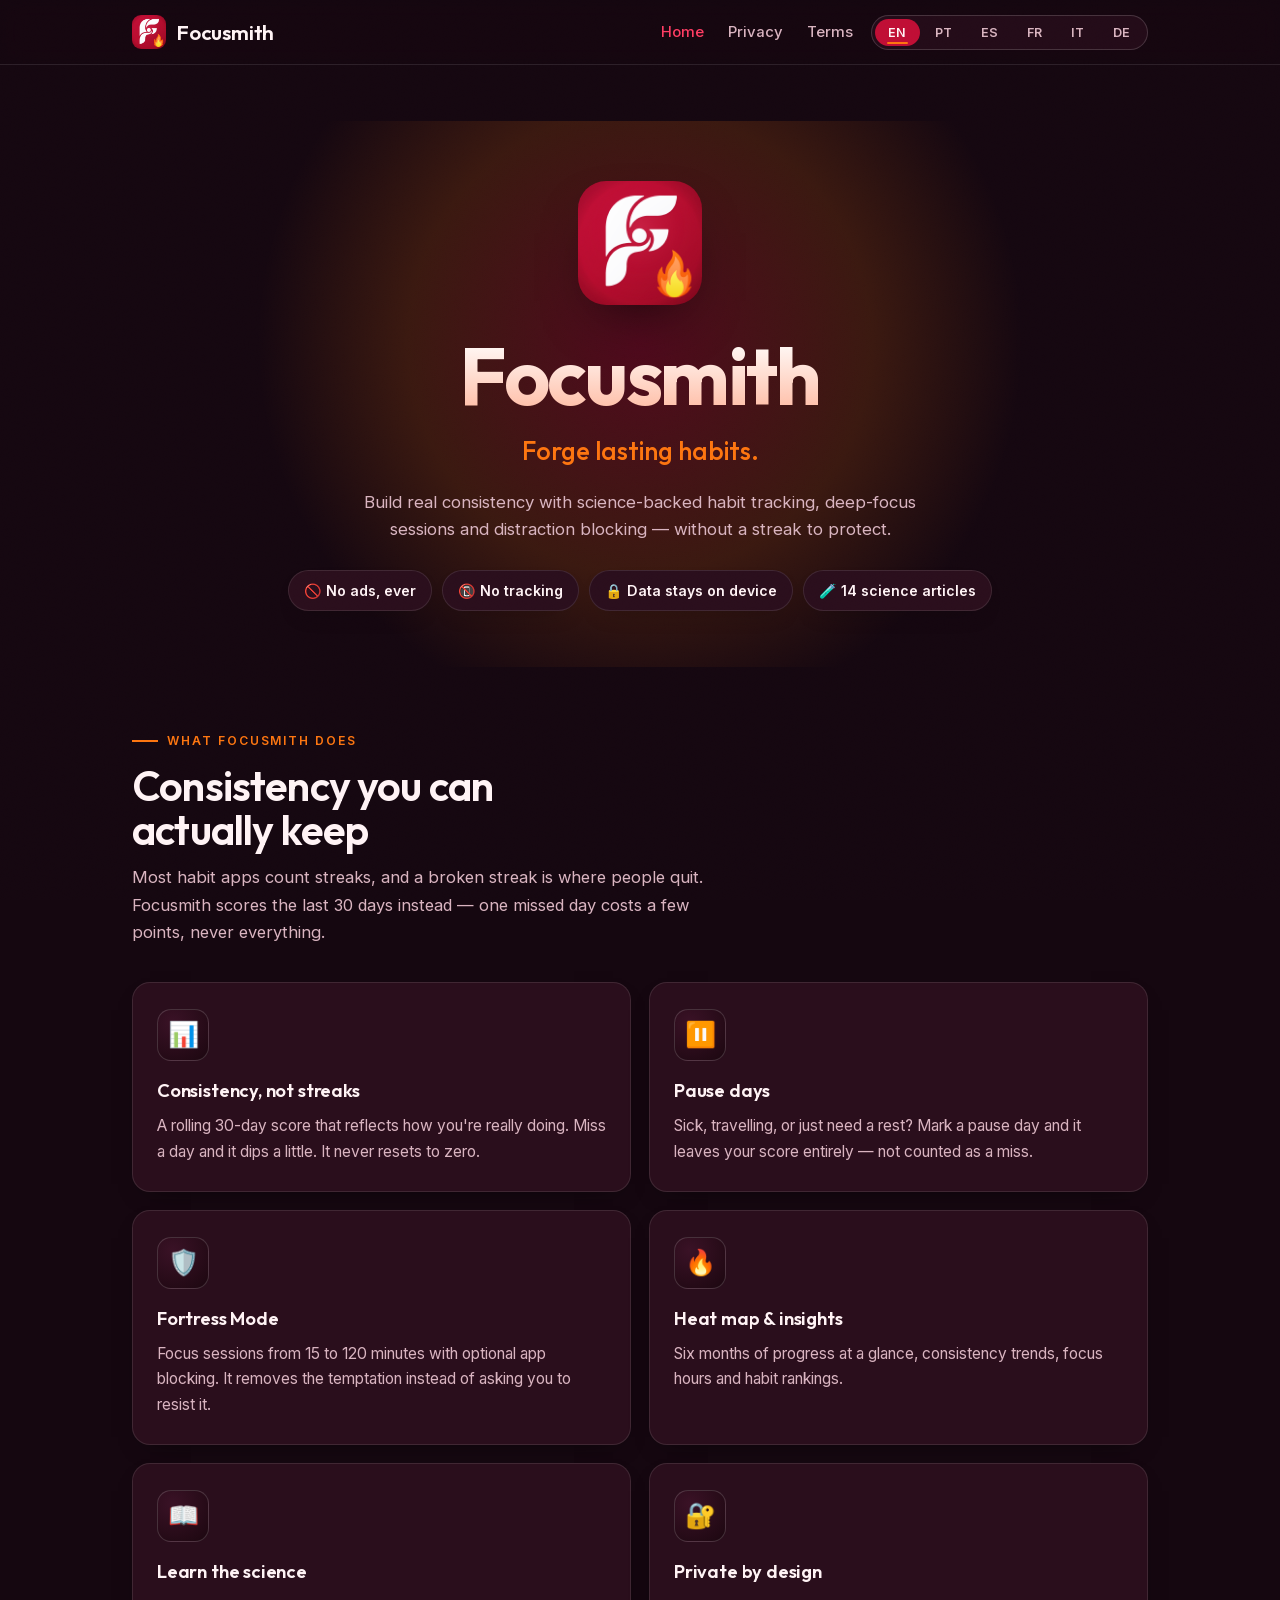
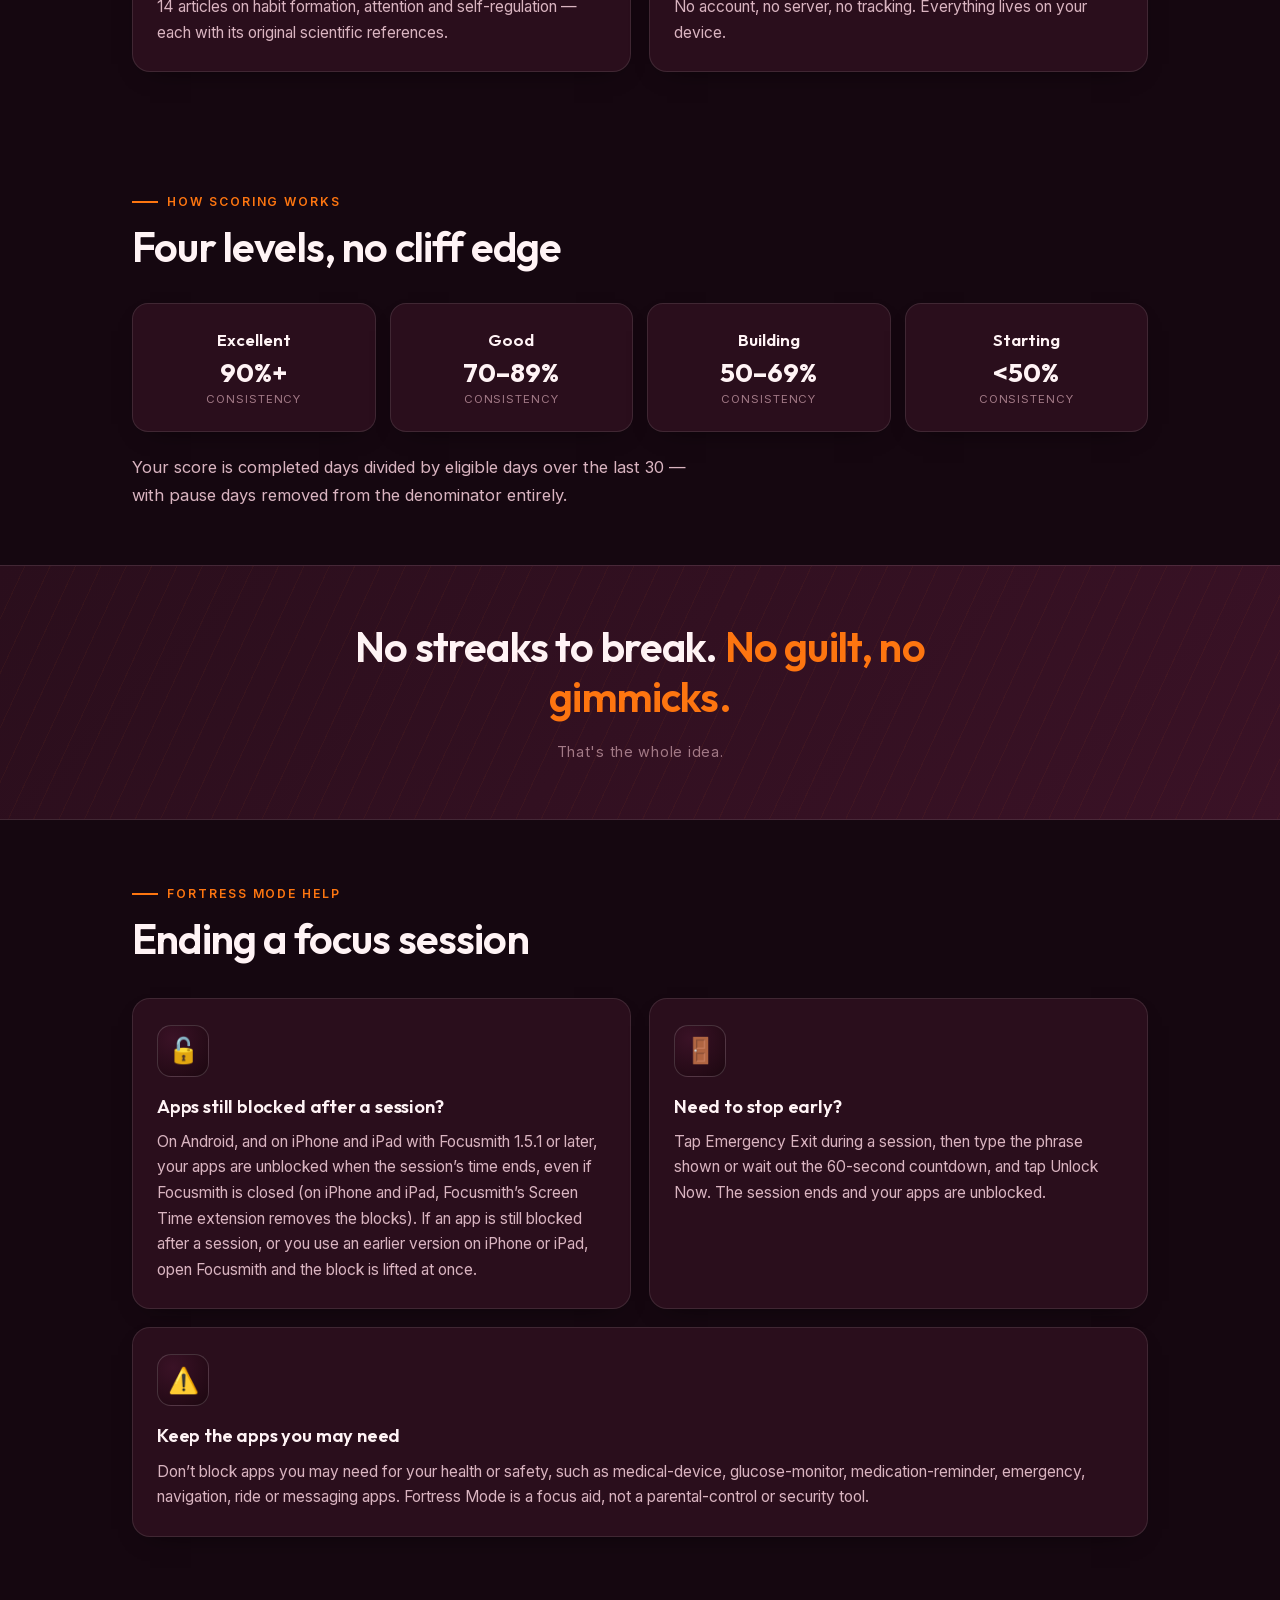
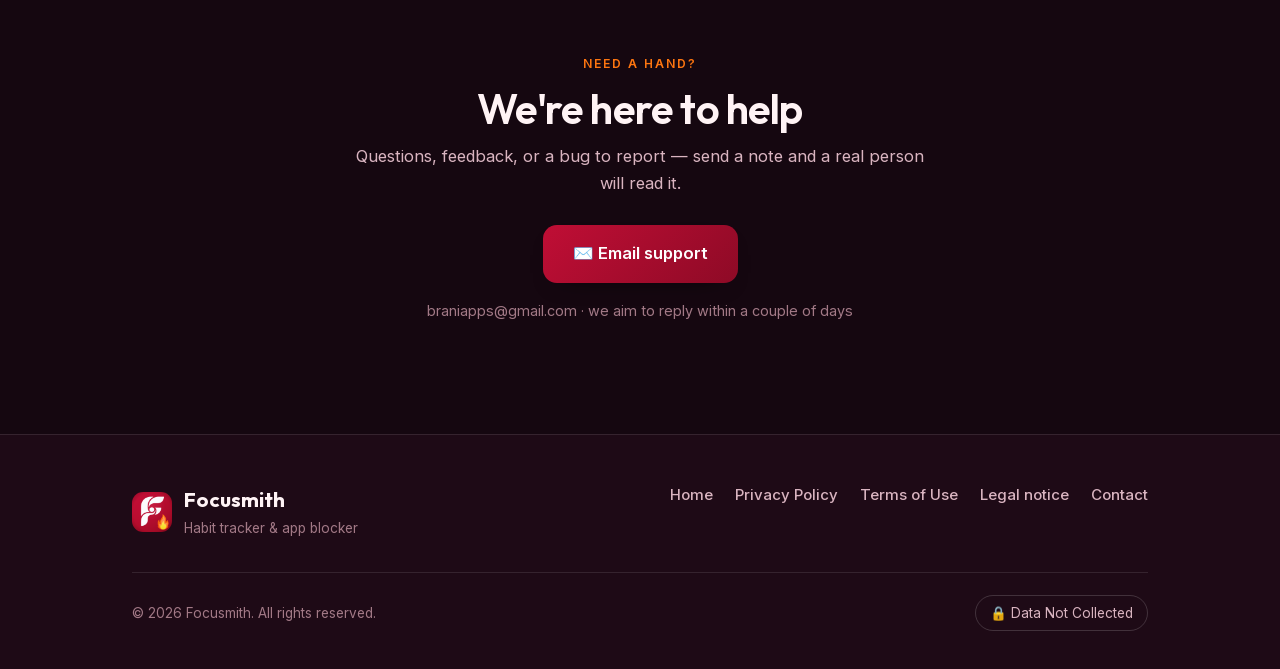
<file: index.html>
<!DOCTYPE html>
<html lang="en">
<head>
<meta charset="UTF-8">
<meta name="viewport" content="width=device-width, initial-scale=1.0">
<title>Focusmith — Habit Tracker &amp; App Blocker | Support</title>
<meta name="description" content="Focusmith support. Build lasting habits with rolling 30-day consistency scores, Fortress Mode focus sessions and app blocking. No ads, no tracking, data stays on device.">
<link rel="icon" href="app-icon.png">
<link rel="stylesheet" href="fonts/fonts.css">
<link rel="stylesheet" href="styles.css">
<script src="site.js" defer></script>
</head>
<body>

<a class="skip-link" href="#top" data-i18n-en="Skip to content" data-i18n-pt="Ir para o conteúdo" data-i18n-es="Ir al contenido" data-i18n-fr="Aller au contenu" data-i18n-it="Vai al contenuto" data-i18n-de="Zum Inhalt springen">Skip to content</a>

<header>
  <div class="nav">
    <a class="brand" href="index.html"><img src="app-icon.png" alt="Focusmith icon"><b>Focusmith</b></a>
    <div class="nav-right">
      <nav class="nav-links">
        <a href="index.html" class="active" data-i18n-en="Home" data-i18n-pt="Início" data-i18n-es="Inicio" data-i18n-fr="Accueil" data-i18n-it="Home" data-i18n-de="Start">Home</a>
        <a href="privacy.html" data-i18n-en="Privacy" data-i18n-pt="Privacidade" data-i18n-es="Privacidad" data-i18n-fr="Confidentialité" data-i18n-it="Privacy" data-i18n-de="Datenschutz">Privacy</a>
        <a href="terms.html" data-i18n-en="Terms" data-i18n-pt="Termos" data-i18n-es="Términos" data-i18n-fr="Conditions" data-i18n-it="Termini" data-i18n-de="Nutzungsbedingungen">Terms</a>
      </nav>
      <div class="langtabs" role="tablist" aria-label="Language">
        <button role="tab" class="langtab" data-lang-target="en" aria-label="English">EN</button>
        <button role="tab" class="langtab" data-lang-target="pt" aria-label="Português (Brasil)">PT</button>
        <button role="tab" class="langtab" data-lang-target="es" aria-label="Español">ES</button>
        <button role="tab" class="langtab" data-lang-target="fr" aria-label="Français">FR</button>
        <button role="tab" class="langtab" data-lang-target="it" aria-label="Italiano">IT</button>
        <button role="tab" class="langtab" data-lang-target="de" aria-label="Deutsch">DE</button>
      </div>
    </div>
  </div>
</header>

<main>
<section data-lang="en" id="top" lang="en">

<section class="hero">
  <div class="wrap">
    <img src="app-icon.png" alt="Focusmith" class="hero-icon">
    <h1>Focusmith</h1>
    <p class="lede">Forge lasting habits.</p>
    <p class="sub">Build real consistency with science-backed habit tracking, deep-focus sessions and distraction blocking — without a streak to protect.</p>
    <div class="chips">
        <span class="chip">🚫 No ads, ever</span>
        <span class="chip">📵 No tracking</span>
        <span class="chip">🔒 Data stays on device</span>
        <span class="chip">🧪 14 science articles</span>
    </div>
  </div>
</section>

<section>
  <div class="wrap">
    <span class="eyebrow">What Focusmith does</span>
    <h2 class="sec-title">Consistency you can actually keep</h2>
    <p class="sec-intro">Most habit apps count streaks, and a broken streak is where people quit. Focusmith scores the last 30 days instead — one missed day costs a few points, never everything.</p>
    <div class="grid">
        <article class="feature">
          <div class="badge">📊</div>
          <h3>Consistency, not streaks</h3>
          <p>A rolling 30-day score that reflects how you're really doing. Miss a day and it dips a little. It never resets to zero.</p>
        </article>

        <article class="feature">
          <div class="badge">⏸️</div>
          <h3>Pause days</h3>
          <p>Sick, travelling, or just need a rest? Mark a pause day and it leaves your score entirely — not counted as a miss.</p>
        </article>

        <article class="feature">
          <div class="badge">🛡️</div>
          <h3>Fortress Mode</h3>
          <p>Focus sessions from 15 to 120 minutes with optional app blocking. It removes the temptation instead of asking you to resist it.</p>
        </article>

        <article class="feature">
          <div class="badge">🔥</div>
          <h3>Heat map & insights</h3>
          <p>Six months of progress at a glance, consistency trends, focus hours and habit rankings.</p>
        </article>

        <article class="feature">
          <div class="badge">📖</div>
          <h3>Learn the science</h3>
          <p>14 articles on habit formation, attention and self-regulation — each with its original scientific references.</p>
        </article>

        <article class="feature">
          <div class="badge">🔐</div>
          <h3>Private by design</h3>
          <p>No account, no server, no tracking. Everything lives on your device.</p>
        </article>
    </div>
  </div>
</section>

<section>
  <div class="wrap">
    <span class="eyebrow">How scoring works</span>
    <h2 class="sec-title">Four levels, no cliff edge</h2>
    <div class="levels">
        <div class="lvl"><div class="nm">Excellent</div><div class="rg">90%+</div><div class="un">consistency</div></div>
        <div class="lvl"><div class="nm">Good</div><div class="rg">70–89%</div><div class="un">consistency</div></div>
        <div class="lvl"><div class="nm">Building</div><div class="rg">50–69%</div><div class="un">consistency</div></div>
        <div class="lvl"><div class="nm">Starting</div><div class="rg">&lt;50%</div><div class="un">consistency</div></div>
    </div>
    <p class="sec-intro" style="margin-top:22px">Your score is completed days divided by eligible days over the last 30 — with pause days removed from the denominator entirely.</p>
  </div>
</section>

<section class="band">
  <div class="wrap">
    <p class="q">No streaks to break. <em>No guilt, no gimmicks.</em></p>
    <small>That's the whole idea.</small>
  </div>
</section>

<section>
  <div class="wrap">
    <span class="eyebrow">Fortress Mode help</span>
    <h2 class="sec-title">Ending a focus session</h2>
    <div class="grid">
        <article class="feature">
          <div class="badge">🔓</div>
          <h3>Apps still blocked after a session?</h3>
          <p>On Android, and on iPhone and iPad with Focusmith 1.5.1 or later, your apps are unblocked when the session’s time ends, even if Focusmith is closed (on iPhone and iPad, Focusmith’s Screen Time extension removes the blocks). If an app is still blocked after a session, or you use an earlier version on iPhone or iPad, open Focusmith and the block is lifted at once.</p>
        </article>

        <article class="feature">
          <div class="badge">🚪</div>
          <h3>Need to stop early?</h3>
          <p>Tap Emergency Exit during a session, then type the phrase shown or wait out the 60-second countdown, and tap Unlock Now. The session ends and your apps are unblocked.</p>
        </article>

        <article class="feature wide">
          <div class="badge">⚠️</div>
          <h3>Keep the apps you may need</h3>
          <p>Don’t block apps you may need for your health or safety, such as medical-device, glucose-monitor, medication-reminder, emergency, navigation, ride or messaging apps. Fortress Mode is a focus aid, not a parental-control or security tool.</p>
        </article>
    </div>
  </div>
</section>

<section class="support">
  <div class="wrap">
    <span class="eyebrow">Need a hand?</span>
    <h2 class="sec-title">We're here to help</h2>
    <p class="sec-intro">Questions, feedback, or a bug to report — send a note and a real person will read it.</p>
    <a class="cta" href="mailto:braniapps@gmail.com">✉️ Email support</a>
    <p class="respond">braniapps@gmail.com · we aim to reply within a couple of days</p>
  </div>
</section>

</section>

<section data-lang="pt" id="portugues" lang="pt-BR">

<section class="hero">
  <div class="wrap">
    <img src="app-icon.png" alt="Focusmith" class="hero-icon">
    <h1>Focusmith</h1>
    <p class="lede">Forje hábitos duradouros.</p>
    <p class="sub">Construa consistência real com acompanhamento de hábitos baseado em ciência, sessões de foco profundo e bloqueio de distrações — sem nenhuma sequência para proteger.</p>
    <div class="chips">
        <span class="chip">🚫 Sem anúncios</span>
        <span class="chip">📵 Sem rastreamento</span>
        <span class="chip">🔒 Dados só no aparelho</span>
        <span class="chip">🧪 14 artigos científicos</span>
    </div>
  </div>
</section>

<section>
  <div class="wrap">
    <span class="eyebrow">O que o Focusmith faz</span>
    <h2 class="sec-title">Consistência que dá para manter</h2>
    <p class="sec-intro">A maioria dos apps de hábitos conta sequências, e é na sequência quebrada que as pessoas desistem. O Focusmith pontua os últimos 30 dias — um dia perdido custa alguns pontos, nunca tudo.</p>
    <div class="grid">
        <article class="feature">
          <div class="badge">📊</div>
          <h3>Consistência, não sequências</h3>
          <p>Uma pontuação móvel de 30 dias que reflete como você está de verdade. Perdeu um dia? Ela cai um pouco. Nunca zera.</p>
        </article>

        <article class="feature">
          <div class="badge">⏸️</div>
          <h3>Dias de pausa</h3>
          <p>Doente, viajando ou só precisa descansar? Marque um dia de pausa e ele sai totalmente da sua pontuação — não conta como falta.</p>
        </article>

        <article class="feature">
          <div class="badge">🛡️</div>
          <h3>Modo Fortaleza</h3>
          <p>Sessões de foco de 15 a 120 minutos com bloqueio opcional de apps. Ele remove a tentação em vez de pedir que você resista.</p>
        </article>

        <article class="feature">
          <div class="badge">🔥</div>
          <h3>Mapa de calor e análises</h3>
          <p>Seis meses de progresso num relance, tendências de consistência, horas de foco e ranking de hábitos.</p>
        </article>

        <article class="feature">
          <div class="badge">📖</div>
          <h3>Aprenda a ciência</h3>
          <p>14 artigos sobre formação de hábitos, atenção e autorregulação — cada um com as referências científicas originais.</p>
        </article>

        <article class="feature">
          <div class="badge">🔐</div>
          <h3>Privado por princípio</h3>
          <p>Sem conta, sem servidor, sem rastreamento. Tudo fica no seu dispositivo.</p>
        </article>
    </div>
  </div>
</section>

<section>
  <div class="wrap">
    <span class="eyebrow">Como a pontuação funciona</span>
    <h2 class="sec-title">Quatro níveis, sem precipício</h2>
    <div class="levels">
        <div class="lvl"><div class="nm">Excelente</div><div class="rg">90%+</div><div class="un">consistência</div></div>
        <div class="lvl"><div class="nm">Bom</div><div class="rg">70–89%</div><div class="un">consistência</div></div>
        <div class="lvl"><div class="nm">Construindo</div><div class="rg">50–69%</div><div class="un">consistência</div></div>
        <div class="lvl"><div class="nm">Começando</div><div class="rg">&lt;50%</div><div class="un">consistência</div></div>
    </div>
    <p class="sec-intro" style="margin-top:22px">Sua pontuação é o número de dias concluídos dividido pelos dias elegíveis nos últimos 30 — com os dias de pausa removidos por completo do denominador.</p>
  </div>
</section>

<section class="band">
  <div class="wrap">
    <p class="q">Nenhuma sequência para quebrar. <em>Sem culpa, sem truques.</em></p>
    <small>É essa a ideia.</small>
  </div>
</section>

<section>
  <div class="wrap">
    <span class="eyebrow">Ajuda do Modo Fortaleza</span>
    <h2 class="sec-title">Como encerrar uma sessão de foco</h2>
    <div class="grid">
        <article class="feature">
          <div class="badge">🔓</div>
          <h3>Apps ainda bloqueados depois de uma sessão?</h3>
          <p>No Android, e no iPhone e no iPad a partir do Focusmith 1.5.1, seus apps são desbloqueados quando o tempo da sessão termina, mesmo com o Focusmith fechado (no iPhone e no iPad, a extensão de Tempo de Uso do Focusmith remove os bloqueios). Se um app continuar bloqueado depois de uma sessão, ou se você usar uma versão anterior no iPhone ou no iPad, abra o Focusmith e o bloqueio é removido imediatamente.</p>
        </article>

        <article class="feature">
          <div class="badge">🚪</div>
          <h3>Precisa parar antes?</h3>
          <p>Toque em Saída de emergência durante uma sessão, depois digite a frase exibida ou espere até o fim da contagem regressiva de 60 segundos e toque em Desbloquear agora. A sessão termina e seus apps são desbloqueados.</p>
        </article>

        <article class="feature wide">
          <div class="badge">⚠️</div>
          <h3>Deixe livres os apps de que você pode precisar</h3>
          <p>Não bloqueie apps de que você possa precisar para sua saúde ou segurança, como apps de dispositivos médicos, de monitoramento de glicose, de lembretes de medicamentos, de emergência, de navegação, de transporte ou de mensagens. O Modo Fortaleza é um auxílio ao foco, não uma ferramenta de controle parental nem de segurança.</p>
        </article>
    </div>
  </div>
</section>

<section class="support">
  <div class="wrap">
    <span class="eyebrow">Precisa de ajuda?</span>
    <h2 class="sec-title">Estamos aqui para ajudar</h2>
    <p class="sec-intro">Dúvidas, sugestões ou um problema para relatar — mande uma mensagem e uma pessoa de verdade vai ler.</p>
    <a class="cta" href="mailto:braniapps@gmail.com">✉️ Falar com o suporte</a>
    <p class="respond">braniapps@gmail.com · normalmente respondemos em alguns dias</p>
  </div>
</section>

</section>

<section data-lang="es" id="espanol" lang="es">

<section class="hero">
  <div class="wrap">
    <img src="app-icon.png" alt="Focusmith" class="hero-icon">
    <h1>Focusmith</h1>
    <p class="lede">Forja hábitos duraderos.</p>
    <p class="sub">Construye constancia real con seguimiento de hábitos basado en ciencia, sesiones de enfoque profundo y bloqueo de distracciones, sin ninguna racha que proteger.</p>
    <div class="chips">
        <span class="chip">🚫 Sin anuncios</span>
        <span class="chip">📵 Sin rastreo</span>
        <span class="chip">🔒 Datos solo en tu equipo</span>
        <span class="chip">🧪 14 artículos científicos</span>
    </div>
  </div>
</section>

<section>
  <div class="wrap">
    <span class="eyebrow">Qué hace Focusmith</span>
    <h2 class="sec-title">Constancia que sí puedes mantener</h2>
    <p class="sec-intro">La mayoría de las apps de hábitos cuenta rachas, y es en la racha rota donde la gente abandona. Focusmith puntúa los últimos 30 días: un día perdido cuesta unos puntos, nunca todo.</p>
    <div class="grid">
        <article class="feature">
          <div class="badge">📊</div>
          <h3>Constancia, no rachas</h3>
          <p>Una puntuación móvil de 30 días que refleja cómo vas de verdad. ¿Perdiste un día? Baja un poco. Nunca vuelve a cero.</p>
        </article>

        <article class="feature">
          <div class="badge">⏸️</div>
          <h3>Días de pausa</h3>
          <p>¿Enfermo, de viaje o simplemente necesitas descansar? Marca un día de pausa y sale por completo de tu puntuación: no cuenta como falta.</p>
        </article>

        <article class="feature">
          <div class="badge">🛡️</div>
          <h3>Modo Fortaleza</h3>
          <p>Sesiones de enfoque de 15 a 120 minutos con bloqueo opcional de apps. Quita la tentación en lugar de pedirte que te resistas.</p>
        </article>

        <article class="feature">
          <div class="badge">🔥</div>
          <h3>Mapa de calor y análisis</h3>
          <p>Seis meses de progreso de un vistazo, tendencias de constancia, horas de enfoque y clasificación de hábitos.</p>
        </article>

        <article class="feature">
          <div class="badge">📖</div>
          <h3>Aprende la ciencia</h3>
          <p>14 artículos sobre formación de hábitos, atención y autorregulación, cada uno con sus referencias científicas originales.</p>
        </article>

        <article class="feature">
          <div class="badge">🔐</div>
          <h3>Privado por diseño</h3>
          <p>Sin cuenta, sin servidor, sin rastreo. Todo se queda en tu dispositivo.</p>
        </article>
    </div>
  </div>
</section>

<section>
  <div class="wrap">
    <span class="eyebrow">Cómo funciona la puntuación</span>
    <h2 class="sec-title">Cuatro niveles, sin precipicio</h2>
    <div class="levels">
        <div class="lvl"><div class="nm">Excelente</div><div class="rg">90%+</div><div class="un">constancia</div></div>
        <div class="lvl"><div class="nm">Bueno</div><div class="rg">70–89%</div><div class="un">constancia</div></div>
        <div class="lvl"><div class="nm">Progresando</div><div class="rg">50–69%</div><div class="un">constancia</div></div>
        <div class="lvl"><div class="nm">Empezando</div><div class="rg">&lt;50%</div><div class="un">constancia</div></div>
    </div>
    <p class="sec-intro" style="margin-top:22px">Tu puntuación es el número de días completados dividido entre los días elegibles de los últimos 30, con los días de pausa eliminados por completo del denominador.</p>
  </div>
</section>

<section class="band">
  <div class="wrap">
    <p class="q">Sin rachas que romper. <em>Sin culpa, sin trucos.</em></p>
    <small>Esa es toda la idea.</small>
  </div>
</section>

<section>
  <div class="wrap">
    <span class="eyebrow">Ayuda del Modo Fortaleza</span>
    <h2 class="sec-title">Cómo terminar una sesión de enfoque</h2>
    <div class="grid">
        <article class="feature">
          <div class="badge">🔓</div>
          <h3>¿Tus apps siguen bloqueadas después de una sesión?</h3>
          <p>En Android, y en iPhone y iPad a partir de Focusmith 1.5.1, tus apps se desbloquean cuando se acaba el tiempo de la sesión, aunque Focusmith esté cerrado (en iPhone y iPad, la extensión de Tiempo de Uso de Focusmith quita los bloqueos). Si una app sigue bloqueada después de una sesión, o si usas una versión anterior en iPhone o iPad, abre Focusmith y el bloqueo se quita de inmediato.</p>
        </article>

        <article class="feature">
          <div class="badge">🚪</div>
          <h3>¿Necesitas terminar antes?</h3>
          <p>Toca Salida de emergencia durante una sesión; luego escribe la frase que se muestra o espera a que termine la cuenta regresiva de 60 segundos, y toca Desbloquear ahora. La sesión termina y tus apps se desbloquean.</p>
        </article>

        <article class="feature wide">
          <div class="badge">⚠️</div>
          <h3>Deja libres las apps que puedas necesitar</h3>
          <p>No bloquees apps que puedas necesitar para tu salud o tu seguridad, como apps de dispositivos médicos, monitores de glucosa, recordatorios de medicamentos, emergencias, navegación, transporte o mensajería. El Modo Fortaleza es una ayuda para el enfoque, no una herramienta de control parental ni de seguridad.</p>
        </article>
    </div>
  </div>
</section>

<section class="support">
  <div class="wrap">
    <span class="eyebrow">¿Necesitas ayuda?</span>
    <h2 class="sec-title">Estamos para ayudarte</h2>
    <p class="sec-intro">Dudas, comentarios o un error que reportar: escríbenos y una persona real lo leerá.</p>
    <a class="cta" href="mailto:braniapps@gmail.com">✉️ Escribir a soporte</a>
    <p class="respond">braniapps@gmail.com · solemos responder en un par de días</p>
  </div>
</section>

</section>

<section data-lang="fr" id="francais" lang="fr">

<section class="hero">
  <div class="wrap">
    <img src="app-icon.png" alt="Focusmith" class="hero-icon">
    <h1>Focusmith</h1>
    <p class="lede">Forgez des habitudes durables.</p>
    <p class="sub">Construisez une vraie régularité grâce à un suivi d’habitudes fondé sur la science, des sessions de concentration profonde et le blocage des distractions — sans aucune série à protéger.</p>
    <div class="chips">
        <span class="chip">🚫 Jamais de publicité</span>
        <span class="chip">📵 Aucun pistage</span>
        <span class="chip">🔒 Données sur l’appareil</span>
        <span class="chip">🧪 14 articles scientifiques</span>
    </div>
  </div>
</section>

<section>
  <div class="wrap">
    <span class="eyebrow">Ce que fait Focusmith</span>
    <h2 class="sec-title">Une régularité vraiment tenable</h2>
    <p class="sec-intro">La plupart des apps d’habitudes comptent les séries, et c’est quand la série se brise que l’on abandonne. Focusmith note plutôt les 30 derniers jours : un jour manqué coûte quelques points, jamais tout.</p>
    <div class="grid">
        <article class="feature">
          <div class="badge">📊</div>
          <h3>La régularité, pas les séries</h3>
          <p>Un score glissant sur 30 jours qui reflète où vous en êtes vraiment. Un jour manqué le fait un peu baisser. Il ne retombe jamais à zéro.</p>
        </article>

        <article class="feature">
          <div class="badge">⏸️</div>
          <h3>Jours de pause</h3>
          <p>Malade, en voyage ou simplement besoin de repos ? Marquez un jour de pause : il sort entièrement de votre score et ne compte pas comme un jour manqué.</p>
        </article>

        <article class="feature">
          <div class="badge">🛡️</div>
          <h3>Mode Forteresse</h3>
          <p>Des sessions de concentration de 15 à 120 minutes, avec blocage d’apps facultatif. Il supprime la tentation au lieu de vous demander d’y résister.</p>
        </article>

        <article class="feature">
          <div class="badge">🔥</div>
          <h3>Carte de chaleur et analyses</h3>
          <p>Six mois de progrès en un coup d’œil, tendances de régularité, heures de concentration et classement des habitudes.</p>
        </article>

        <article class="feature">
          <div class="badge">📖</div>
          <h3>Découvrez la science</h3>
          <p>14 articles sur la formation des habitudes, l’attention et l’autorégulation, chacun avec ses références scientifiques originales.</p>
        </article>

        <article class="feature">
          <div class="badge">🔐</div>
          <h3>Confidentiel par conception</h3>
          <p>Pas de compte, pas de serveur, pas de pistage. Tout reste sur votre appareil.</p>
        </article>
    </div>
  </div>
</section>

<section>
  <div class="wrap">
    <span class="eyebrow">Comment fonctionne le score</span>
    <h2 class="sec-title">Quatre niveaux, sans chute brutale</h2>
    <div class="levels">
        <div class="lvl"><div class="nm">Excellent</div><div class="rg">90 %+</div><div class="un">régularité</div></div>
        <div class="lvl"><div class="nm">Bon</div><div class="rg">70–89 %</div><div class="un">régularité</div></div>
        <div class="lvl"><div class="nm">En progrès</div><div class="rg">50–69 %</div><div class="un">régularité</div></div>
        <div class="lvl"><div class="nm">Débutant</div><div class="rg">&lt;50 %</div><div class="un">régularité</div></div>
    </div>
    <p class="sec-intro" style="margin-top:22px">Votre score correspond au nombre de jours accomplis divisé par le nombre de jours éligibles sur les 30 derniers jours — les jours de pause étant entièrement retirés du dénominateur.</p>
  </div>
</section>

<section class="band">
  <div class="wrap">
    <p class="q">Aucune série à briser. <em>Ni culpabilité, ni gadgets.</em></p>
    <small>C’est tout le principe.</small>
  </div>
</section>

<section>
  <div class="wrap">
    <span class="eyebrow">Aide sur le Mode Forteresse</span>
    <h2 class="sec-title">Mettre fin à une session de concentration</h2>
    <div class="grid">
        <article class="feature">
          <div class="badge">🔓</div>
          <h3>Des apps encore bloquées après une session ?</h3>
          <p>Sur Android, ainsi que sur iPhone et iPad à partir de Focusmith 1.5.1, vos apps sont débloquées lorsque la durée de la session est écoulée, même si Focusmith est fermé (sur iPhone et iPad, l’extension Temps d’écran de Focusmith lève les blocages). Si une app est encore bloquée après une session, ou si vous utilisez une version antérieure sur iPhone ou iPad, ouvrez Focusmith et le blocage est levé aussitôt.</p>
        </article>

        <article class="feature">
          <div class="badge">🚪</div>
          <h3>Besoin d’arrêter avant la fin ?</h3>
          <p>Touchez « Sortie de secours » pendant une session, puis saisissez la phrase affichée ou patientez jusqu’à la fin du compte à rebours de 60 secondes, et touchez « Déverrouiller maintenant ». La session prend fin et vos apps sont débloquées.</p>
        </article>

        <article class="feature wide">
          <div class="badge">⚠️</div>
          <h3>Gardez accessibles les apps dont vous pourriez avoir besoin</h3>
          <p>Ne bloquez pas les apps dont vous pourriez avoir besoin pour votre santé ou votre sécurité, comme les apps de dispositifs médicaux, de surveillance de la glycémie, de rappel de médicaments, d’urgence, de navigation, de VTC ou de messagerie. Le Mode Forteresse est une aide à la concentration, et non un outil de contrôle parental ou de sécurité.</p>
        </article>
    </div>
  </div>
</section>

<section class="support">
  <div class="wrap">
    <span class="eyebrow">Besoin d’un coup de main ?</span>
    <h2 class="sec-title">Nous sommes là pour vous aider</h2>
    <p class="sec-intro">Une question, une suggestion ou un bug à signaler ? Écrivez-nous : une vraie personne vous lira.</p>
    <a class="cta" href="mailto:braniapps@gmail.com">✉️ Écrire à l’assistance</a>
    <p class="respond">braniapps@gmail.com · nous nous efforçons de répondre sous deux ou trois jours</p>
  </div>
</section>

</section>

<section data-lang="it" id="italiano" lang="it">

<section class="hero">
  <div class="wrap">
    <img src="app-icon.png" alt="Focusmith" class="hero-icon">
    <h1>Focusmith</h1>
    <p class="lede">Forgia abitudini durature.</p>
    <p class="sub">Costruisci una costanza reale con il monitoraggio delle abitudini basato sulla scienza, sessioni di concentrazione profonda e blocco delle distrazioni, senza nessuna serie da difendere.</p>
    <div class="chips">
        <span class="chip">🚫 Niente pubblicità, mai</span>
        <span class="chip">📵 Nessun tracciamento</span>
        <span class="chip">🔒 Dati solo sul dispositivo</span>
        <span class="chip">🧪 14 articoli scientifici</span>
    </div>
  </div>
</section>

<section>
  <div class="wrap">
    <span class="eyebrow">Cosa fa Focusmith</span>
    <h2 class="sec-title">Una costanza che puoi mantenere davvero</h2>
    <p class="sec-intro">La maggior parte delle app per le abitudini conta le serie, ed è proprio quando la serie si interrompe che si molla. Focusmith invece valuta gli ultimi 30 giorni: un giorno saltato costa qualche punto, mai tutto.</p>
    <div class="grid">
        <article class="feature">
          <div class="badge">📊</div>
          <h3>Costanza, non serie</h3>
          <p>Un punteggio mobile sugli ultimi 30 giorni che riflette come stai andando davvero. Salti un giorno? Scende di poco. Non torna mai a zero.</p>
        </article>

        <article class="feature">
          <div class="badge">⏸️</div>
          <h3>Giorni di pausa</h3>
          <p>Malattia, un viaggio o semplicemente bisogno di riposo? Segna un giorno di pausa ed esce del tutto dal tuo punteggio: non conta come giorno saltato.</p>
        </article>

        <article class="feature">
          <div class="badge">🛡️</div>
          <h3>Modalità Fortezza</h3>
          <p>Sessioni di concentrazione da 15 a 120 minuti con blocco delle app facoltativo. Elimina la tentazione invece di chiederti di resisterle.</p>
        </article>

        <article class="feature">
          <div class="badge">🔥</div>
          <h3>Mappa di calore e analisi</h3>
          <p>Sei mesi di progressi a colpo d’occhio, andamento della costanza, ore di concentrazione e classifica delle abitudini.</p>
        </article>

        <article class="feature">
          <div class="badge">📖</div>
          <h3>Scopri la scienza</h3>
          <p>14 articoli su formazione delle abitudini, attenzione e autoregolazione, ciascuno con i riferimenti scientifici originali.</p>
        </article>

        <article class="feature">
          <div class="badge">🔐</div>
          <h3>Privacy per principio</h3>
          <p>Nessun account, nessun server, nessun tracciamento. Tutto resta sul tuo dispositivo.</p>
        </article>
    </div>
  </div>
</section>

<section>
  <div class="wrap">
    <span class="eyebrow">Come funziona il punteggio</span>
    <h2 class="sec-title">Quattro livelli, nessun precipizio</h2>
    <div class="levels">
        <div class="lvl"><div class="nm">Eccellente</div><div class="rg">90%+</div><div class="un">costanza</div></div>
        <div class="lvl"><div class="nm">Buono</div><div class="rg">70–89%</div><div class="un">costanza</div></div>
        <div class="lvl"><div class="nm">In crescita</div><div class="rg">50–69%</div><div class="un">costanza</div></div>
        <div class="lvl"><div class="nm">Agli inizi</div><div class="rg">&lt;50%</div><div class="un">costanza</div></div>
    </div>
    <p class="sec-intro" style="margin-top:22px">Il tuo punteggio è il numero di giorni completati diviso per i giorni validi degli ultimi 30, con i giorni di pausa esclusi del tutto dal denominatore.</p>
  </div>
</section>

<section class="band">
  <div class="wrap">
    <p class="q">Nessuna serie da interrompere. <em>Niente sensi di colpa, niente trucchi.</em></p>
    <small>Tutto qui.</small>
  </div>
</section>

<section>
  <div class="wrap">
    <span class="eyebrow">Guida alla Modalità Fortezza</span>
    <h2 class="sec-title">Terminare una sessione di concentrazione</h2>
    <div class="grid">
        <article class="feature">
          <div class="badge">🔓</div>
          <h3>App ancora bloccate dopo una sessione?</h3>
          <p>Su Android, e su iPhone e iPad a partire da Focusmith 1.5.1, le tue app vengono sbloccate allo scadere del tempo della sessione, anche se Focusmith è chiusa (su iPhone e iPad, l’estensione Tempo di utilizzo di Focusmith rimuove i blocchi). Se un’app resta bloccata dopo una sessione, o se usi una versione precedente su iPhone o iPad, apri Focusmith e il blocco viene rimosso subito.</p>
        </article>

        <article class="feature">
          <div class="badge">🚪</div>
          <h3>Devi interrompere prima?</h3>
          <p>Durante una sessione, tocca Uscita di emergenza, poi digita la frase mostrata o attendi la fine del conto alla rovescia di 60 secondi, e tocca Sblocca ora. La sessione termina e le tue app vengono sbloccate.</p>
        </article>

        <article class="feature wide">
          <div class="badge">⚠️</div>
          <h3>Lascia libere le app che potrebbero servirti</h3>
          <p>Non bloccare le app che potrebbero servirti per la tua salute o la tua sicurezza, come le app per dispositivi medici, monitoraggio della glicemia, promemoria dei farmaci, emergenze, navigazione, prenotazione di corse o messaggistica. La Modalità Fortezza è un aiuto alla concentrazione, non uno strumento di controllo parentale o di sicurezza.</p>
        </article>
    </div>
  </div>
</section>

<section class="support">
  <div class="wrap">
    <span class="eyebrow">Ti serve una mano?</span>
    <h2 class="sec-title">Siamo qui per aiutarti</h2>
    <p class="sec-intro">Domande, suggerimenti o un bug da segnalare: scrivici e a leggere il messaggio sarà una persona in carne e ossa.</p>
    <a class="cta" href="mailto:braniapps@gmail.com">✉️ Scrivi al supporto</a>
    <p class="respond">braniapps@gmail.com · di solito rispondiamo entro un paio di giorni</p>
  </div>
</section>

</section>

<section data-lang="de" id="deutsch" lang="de">

<section class="hero">
  <div class="wrap">
    <img src="app-icon.png" alt="Focusmith" class="hero-icon">
    <h1>Focusmith</h1>
    <p class="lede">Schmiede Gewohnheiten, die bleiben.</p>
    <p class="sub">Baue echte Konstanz auf: Verfolge deine Gewohnheiten wissenschaftlich fundiert, arbeite in Fokus-Sessions tief konzentriert und sperre Ablenkungen aus – ganz ohne Serie, die du schützen musst.</p>
    <div class="chips">
        <span class="chip">🚫 Niemals Werbung</span>
        <span class="chip">📵 Kein Tracking</span>
        <span class="chip">🔒 Daten bleiben auf dem Gerät</span>
        <span class="chip">🧪 14 Wissenschaftsartikel</span>
    </div>
  </div>
</section>

<section>
  <div class="wrap">
    <span class="eyebrow">Was Focusmith kann</span>
    <h2 class="sec-title">Konstanz, die du wirklich durchhältst</h2>
    <p class="sec-intro">Die meisten Gewohnheits-Apps zählen Serien – und wenn eine Serie reißt, geben viele auf. Focusmith bewertet stattdessen die letzten 30 Tage: Ein verpasster Tag kostet ein paar Punkte, nie alles.</p>
    <div class="grid">
        <article class="feature">
          <div class="badge">📊</div>
          <h3>Konstanz statt Serien</h3>
          <p>Ein gleitender 30-Tage-Konstanzwert, der zeigt, wie es bei dir wirklich läuft. Verpasst du einen Tag, sinkt er ein wenig. Auf null fällt er nie zurück.</p>
        </article>

        <article class="feature">
          <div class="badge">⏸️</div>
          <h3>Pausentage</h3>
          <p>Krank, auf Reisen oder brauchst du einfach mal Ruhe? Markiere einen Pausentag – er fällt komplett aus deinem Wert heraus und zählt nicht als verpasster Tag.</p>
        </article>

        <article class="feature">
          <div class="badge">🛡️</div>
          <h3>Festungsmodus</h3>
          <p>Fokus-Sessions von 15 bis 120 Minuten mit optionaler App-Sperre. Er beseitigt die Versuchung, statt von dir zu verlangen, ihr zu widerstehen.</p>
        </article>

        <article class="feature">
          <div class="badge">🔥</div>
          <h3>Heatmap und Statistik</h3>
          <p>Sechs Monate Fortschritt auf einen Blick, der Verlauf deiner Konstanz, Fokusstunden und eine Rangliste deiner Gewohnheiten.</p>
        </article>

        <article class="feature">
          <div class="badge">📖</div>
          <h3>Die Wissenschaft dahinter</h3>
          <p>14 Artikel über Gewohnheitsbildung, Aufmerksamkeit und Selbstregulation – jeweils mit den wissenschaftlichen Originalquellen.</p>
        </article>

        <article class="feature">
          <div class="badge">🔐</div>
          <h3>Privat von Grund auf</h3>
          <p>Kein Konto, kein Server, kein Tracking. Alles bleibt auf deinem Gerät.</p>
        </article>
    </div>
  </div>
</section>

<section>
  <div class="wrap">
    <span class="eyebrow">So funktioniert die Bewertung</span>
    <h2 class="sec-title">Vier Stufen, kein Absturz</h2>
    <div class="levels">
        <div class="lvl"><div class="nm">Ausgezeichnet</div><div class="rg">ab 90 %</div><div class="un">Konstanz</div></div>
        <div class="lvl"><div class="nm">Gut</div><div class="rg">70–89 %</div><div class="un">Konstanz</div></div>
        <div class="lvl"><div class="nm">Im Aufbau</div><div class="rg">50–69 %</div><div class="un">Konstanz</div></div>
        <div class="lvl"><div class="nm">Am Anfang</div><div class="rg">&lt;50 %</div><div class="un">Konstanz</div></div>
    </div>
    <p class="sec-intro" style="margin-top:22px">Dein Wert ist die Zahl der erledigten Tage geteilt durch die berücksichtigten Tage der letzten 30 – Pausentage fallen dabei komplett aus dem Nenner heraus.</p>
  </div>
</section>

<section class="band">
  <div class="wrap">
    <p class="q">Keine Serie, die reißen kann. <em>Kein schlechtes Gewissen, kein Schnickschnack.</em></p>
    <small>Genau darum geht’s.</small>
  </div>
</section>

<section>
  <div class="wrap">
    <span class="eyebrow">Hilfe zum Festungsmodus</span>
    <h2 class="sec-title">Eine Fokus-Session beenden</h2>
    <div class="grid">
        <article class="feature">
          <div class="badge">🔓</div>
          <h3>Apps nach einer Session noch gesperrt?</h3>
          <p>Auf Android sowie auf iPhone und iPad ab Focusmith 1.5.1 werden deine Apps entsperrt, wenn die Zeit der Session abgelaufen ist, auch wenn Focusmith geschlossen ist (auf iPhone und iPad hebt die Bildschirmzeit-Erweiterung von Focusmith die Sperren auf). Ist eine App nach einer Session noch gesperrt oder nutzt du auf iPhone oder iPad eine ältere Version, öffne Focusmith, dann wird die Sperre sofort aufgehoben.</p>
        </article>

        <article class="feature">
          <div class="badge">🚪</div>
          <h3>Musst du früher aufhören?</h3>
          <p>Tippe während einer Session auf „Notausgang“, gib dann den angezeigten Satz ein oder warte den 60-Sekunden-Countdown ab und tippe auf „Jetzt entsperren“. Die Session endet, und deine Apps werden entsperrt.</p>
        </article>

        <article class="feature wide">
          <div class="badge">⚠️</div>
          <h3>Lass Apps frei, die du brauchen könntest</h3>
          <p>Sperre keine Apps, die du für deine Gesundheit oder Sicherheit brauchen könntest, etwa Apps für Medizingeräte, Glukosemessung, Medikamentenerinnerungen, Notfälle, Navigation oder Fahrdienste sowie Messenger. Der Festungsmodus ist eine Fokushilfe, keine Kindersicherung und kein Sicherheitswerkzeug.</p>
        </article>
    </div>
  </div>
</section>

<section class="support">
  <div class="wrap">
    <span class="eyebrow">Brauchst du Hilfe?</span>
    <h2 class="sec-title">Wir helfen dir gern</h2>
    <p class="sec-intro">Fragen, Feedback oder ein Fehler, den du melden möchtest? Schreib uns – ein echter Mensch liest deine Nachricht.</p>
    <a class="cta" href="mailto:braniapps@gmail.com">✉️ E-Mail an den Support</a>
    <p class="respond">braniapps@gmail.com · wir bemühen uns, innerhalb von zwei, drei Tagen zu antworten</p>
  </div>
</section>

</section>

</main>

<footer>
  <div class="wrap">
    <div class="foot-top">
      <div class="foot-brand">
        <img src="app-icon.png" alt="Focusmith icon">
        <div>
          <b>Focusmith</b>
          <span data-i18n-en="Habit tracker &amp; app blocker" data-i18n-pt="Rastreador de hábitos e bloqueador de apps" data-i18n-es="Seguimiento de hábitos y bloqueo de apps" data-i18n-fr="Suivi d’habitudes et blocage d’apps" data-i18n-it="Tracker di abitudini e blocco delle app" data-i18n-de="Habit-Tracker und App-Sperre">Habit tracker &amp; app blocker</span>
        </div>
      </div>
      <nav class="foot-links">
        <a href="index.html" data-i18n-en="Home" data-i18n-pt="Início" data-i18n-es="Inicio" data-i18n-fr="Accueil" data-i18n-it="Home" data-i18n-de="Start">Home</a>
        <a href="privacy.html" data-i18n-en="Privacy Policy" data-i18n-pt="Política de Privacidade" data-i18n-es="Política de Privacidad" data-i18n-fr="Politique de confidentialité" data-i18n-it="Informativa sulla privacy" data-i18n-de="Datenschutzerklärung">Privacy Policy</a>
        <a href="terms.html" data-i18n-en="Terms of Use" data-i18n-pt="Termos de Uso" data-i18n-es="Términos de Uso" data-i18n-fr="Conditions d’utilisation" data-i18n-it="Termini di utilizzo" data-i18n-de="Nutzungsbedingungen">Terms of Use</a>
        <a href="impressum.html" data-i18n-en="Legal notice" data-i18n-pt="Aviso legal" data-i18n-es="Aviso legal" data-i18n-fr="Mentions légales" data-i18n-it="Note legali" data-i18n-de="Impressum">Legal notice</a>
        <a href="mailto:braniapps@gmail.com" data-i18n-en="Contact" data-i18n-pt="Contato" data-i18n-es="Contacto" data-i18n-fr="Contact" data-i18n-it="Contatti" data-i18n-de="Kontakt">Contact</a>
      </nav>
    </div>
    <div class="foot-bottom">
      <span data-i18n-en="&copy; 2026 Focusmith. All rights reserved." data-i18n-pt="&copy; 2026 Focusmith. Todos os direitos reservados." data-i18n-es="&copy; 2026 Focusmith. Todos los derechos reservados." data-i18n-fr="© 2026 Focusmith. Tous droits réservés." data-i18n-it="© 2026 Focusmith. Tutti i diritti riservati." data-i18n-de="© 2026 Focusmith. Alle Rechte vorbehalten.">&copy; 2026 Focusmith. All rights reserved.</span>
      <span class="privacy-badge" data-i18n-en="🔒 Data Not Collected" data-i18n-pt="🔒 Nenhum dado coletado" data-i18n-es="🔒 No se recopilan datos" data-i18n-fr="🔒 Données non collectées" data-i18n-it="🔒 Nessun dato raccolto" data-i18n-de="🔒 Keine Daten erfasst">&#128274; Data Not Collected</span>
    </div>
  </div>
</footer>

</body>
</html>
</file>
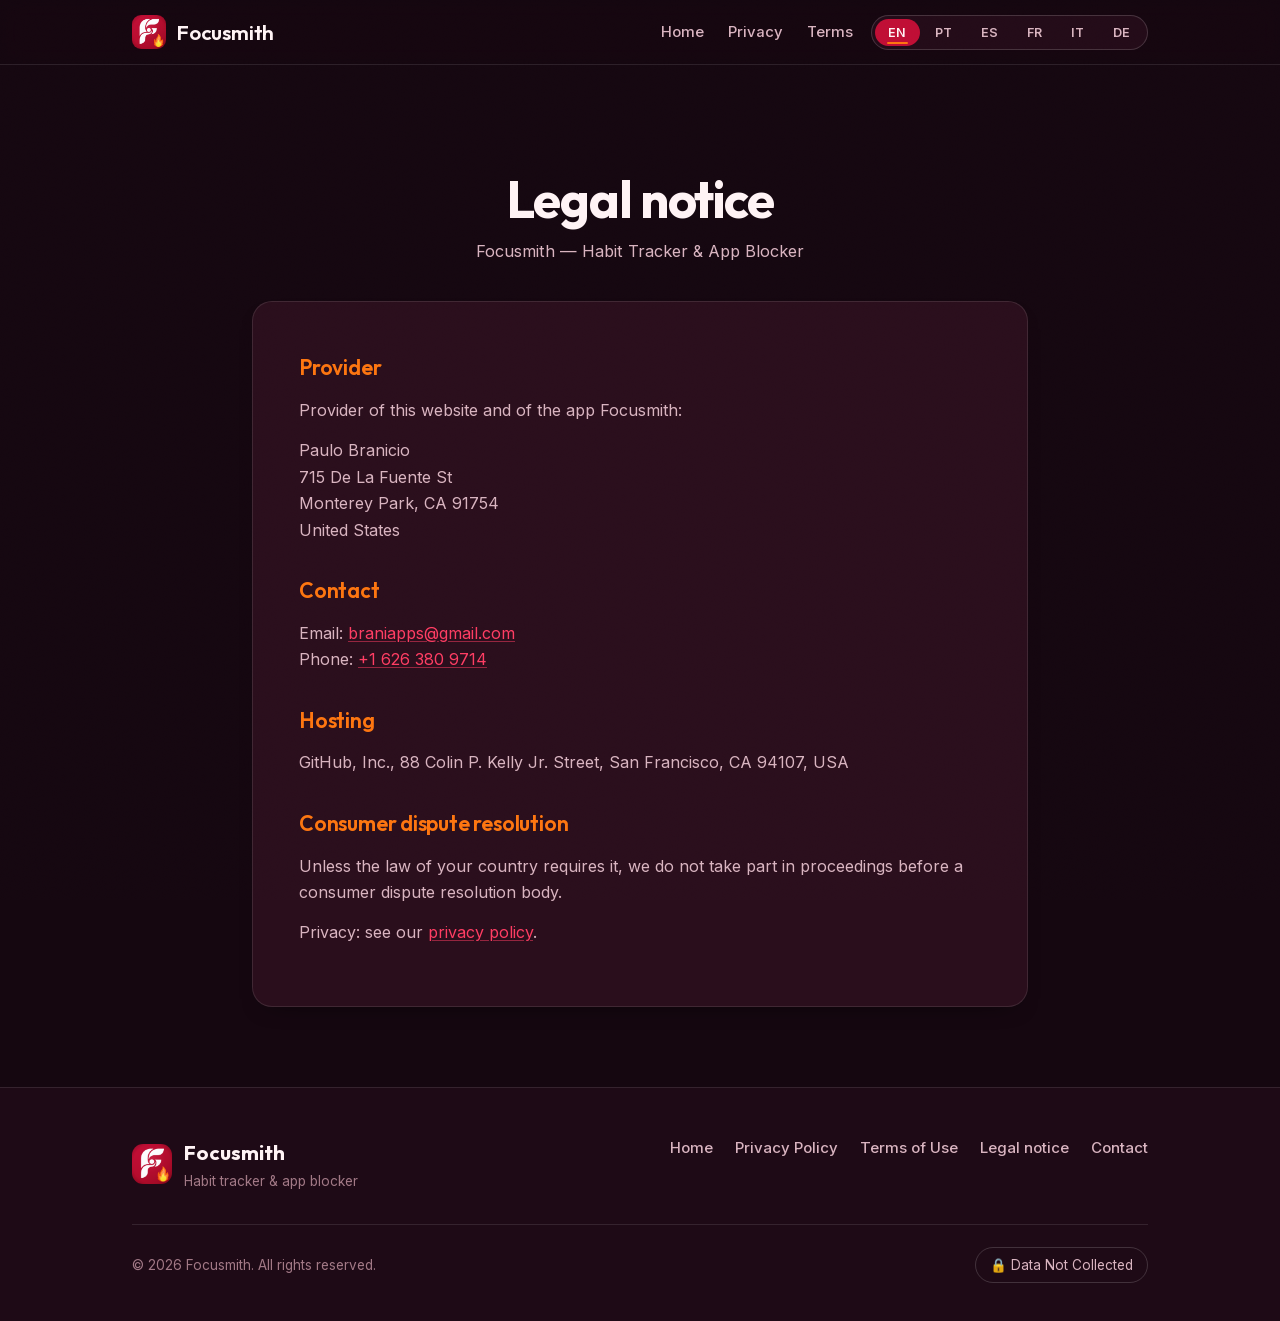
<file: impressum.html>
<!DOCTYPE html>
<html lang="en">
<head>
<meta charset="UTF-8">
<meta name="viewport" content="width=device-width, initial-scale=1.0">
<title>Impressum · Legal notice — Focusmith</title>
<meta name="description" content="Impressum and legal notice for Focusmith: provider, contact details and hosting, in every language of this site.">
<link rel="icon" href="app-icon.png">
<link rel="stylesheet" href="fonts/fonts.css">
<link rel="stylesheet" href="styles.css">
<script src="site.js" defer></script>
</head>
<body>

<a class="skip-link" href="#top" data-i18n-en="Skip to content" data-i18n-pt="Ir para o conteúdo" data-i18n-es="Ir al contenido" data-i18n-fr="Aller au contenu" data-i18n-it="Vai al contenuto" data-i18n-de="Zum Inhalt springen">Skip to content</a>

<header>
  <div class="nav">
    <a class="brand" href="index.html"><img src="app-icon.png" alt="Focusmith icon"><b>Focusmith</b></a>
    <div class="nav-right">
      <nav class="nav-links">
        <a href="index.html" data-i18n-en="Home" data-i18n-pt="Início" data-i18n-es="Inicio" data-i18n-fr="Accueil" data-i18n-it="Home" data-i18n-de="Start">Home</a>
        <a href="privacy.html" data-i18n-en="Privacy" data-i18n-pt="Privacidade" data-i18n-es="Privacidad" data-i18n-fr="Confidentialité" data-i18n-it="Privacy" data-i18n-de="Datenschutz">Privacy</a>
        <a href="terms.html" data-i18n-en="Terms" data-i18n-pt="Termos" data-i18n-es="Términos" data-i18n-fr="Conditions" data-i18n-it="Termini" data-i18n-de="Nutzungsbedingungen">Terms</a>
      </nav>
      <div class="langtabs" role="tablist" aria-label="Language">
        <button role="tab" class="langtab" data-lang-target="en" aria-label="English">EN</button>
        <button role="tab" class="langtab" data-lang-target="pt" aria-label="Português (Brasil)">PT</button>
        <button role="tab" class="langtab" data-lang-target="es" aria-label="Español">ES</button>
        <button role="tab" class="langtab" data-lang-target="fr" aria-label="Français">FR</button>
        <button role="tab" class="langtab" data-lang-target="it" aria-label="Italiano">IT</button>
        <button role="tab" class="langtab" data-lang-target="de" aria-label="Deutsch">DE</button>
      </div>
    </div>
  </div>
</header>

<main>
<section data-lang="en" id="top" lang="en">

<section class="doc-hero">
  <div class="wrap-narrow">
    <h1>Legal notice</h1>
    <p class="app">Focusmith — Habit Tracker &amp; App Blocker</p>
  </div>
</section>

<div class="wrap-narrow">
  <div class="doc">
      <h2>Provider</h2>
      <p>Provider of this website and of the app Focusmith:</p>
      <p>Paulo Branicio<br>715 De La Fuente St<br>Monterey Park, CA 91754<br>United States</p>
      <h2>Contact</h2>
      <p>Email: <a href="mailto:braniapps@gmail.com">braniapps@gmail.com</a><br>Phone: <a href="tel:+16263809714">+1 626 380 9714</a></p>
      <h2>Hosting</h2>
      <p>GitHub, Inc., 88 Colin P. Kelly Jr. Street, San Francisco, CA 94107, USA</p>
      <h2>Consumer dispute resolution</h2>
      <p>Unless the law of your country requires it, we do not take part in proceedings before a consumer dispute resolution body.</p>
      <p>Privacy: see our <a href="privacy.html">privacy policy</a>.</p>
  </div>
</div>

</section>

<section data-lang="pt" id="portugues" lang="pt-BR">

<section class="doc-hero">
  <div class="wrap-narrow">
    <h1>Aviso legal</h1>
    <p class="app">Focusmith — Rastreador de hábitos e bloqueador de apps</p>
  </div>
</section>

<div class="wrap-narrow">
  <div class="doc">
      <h2>Responsável</h2>
      <p>Responsável por este site e pelo app Focusmith:</p>
      <p>Paulo Branicio<br>715 De La Fuente St<br>Monterey Park, CA 91754<br>Estados Unidos</p>
      <h2>Contato</h2>
      <p>E-mail: <a href="mailto:braniapps@gmail.com">braniapps@gmail.com</a><br>Telefone: <a href="tel:+16263809714">+1 626 380 9714</a></p>
      <h2>Hospedagem</h2>
      <p>GitHub, Inc., 88 Colin P. Kelly Jr. Street, San Francisco, CA 94107, USA</p>
      <h2>Resolução de litígios de consumo</h2>
      <p>Salvo quando a lei do seu país o exigir, não participamos de procedimentos de resolução de litígios perante entidades de resolução alternativa de litígios de consumo.</p>
      <p>Privacidade: veja nossa <a href="privacy.html">política de privacidade</a>.</p>
  </div>
</div>

</section>

<section data-lang="es" id="espanol" lang="es">

<section class="doc-hero">
  <div class="wrap-narrow">
    <h1>Aviso legal</h1>
    <p class="app">Focusmith — Seguimiento de hábitos y bloqueo de apps</p>
  </div>
</section>

<div class="wrap-narrow">
  <div class="doc">
      <h2>Titular</h2>
      <p>Titular de este sitio y de la app Focusmith:</p>
      <p>Paulo Branicio<br>715 De La Fuente St<br>Monterey Park, CA 91754<br>Estados Unidos</p>
      <h2>Contacto</h2>
      <p>Correo electrónico: <a href="mailto:braniapps@gmail.com">braniapps@gmail.com</a><br>Teléfono: <a href="tel:+16263809714">+1 626 380 9714</a></p>
      <h2>Alojamiento</h2>
      <p>GitHub, Inc., 88 Colin P. Kelly Jr. Street, San Francisco, CA 94107, USA</p>
      <h2>Resolución de litigios de consumo</h2>
      <p>Salvo que la ley de tu país lo exija, no participamos en procedimientos de resolución de litigios ante entidades de resolución alternativa de litigios de consumo.</p>
      <p>Privacidad: consulta nuestra <a href="privacy.html">política de privacidad</a>.</p>
  </div>
</div>

</section>

<section data-lang="fr" id="francais" lang="fr">

<section class="doc-hero">
  <div class="wrap-narrow">
    <h1>Mentions légales</h1>
    <p class="app">Focusmith — Suivi d’habitudes et blocage d’apps</p>
  </div>
</section>

<div class="wrap-narrow">
  <div class="doc">
      <h2>Éditeur</h2>
      <p>Éditeur du site et de l’app Focusmith et directeur de la publication :</p>
      <p>Paulo Branicio<br>715 De La Fuente St<br>Monterey Park, CA 91754<br>États-Unis</p>
      <h2>Contact</h2>
      <p>E-mail : <a href="mailto:braniapps@gmail.com">braniapps@gmail.com</a><br>Téléphone : <a href="tel:+16263809714">+1 626 380 9714</a></p>
      <h2>Hébergeur</h2>
      <p>GitHub, Inc., 88 Colin P. Kelly Jr. Street, San Francisco, CA 94107, USA</p>
      <h2>Règlement des litiges de consommation</h2>
      <p>Sauf si la loi de votre pays l’exige, nous ne participons pas à des procédures de règlement des litiges devant un organisme de médiation de la consommation.</p>
      <p>Données personnelles : voir notre <a href="privacy.html">politique de confidentialité</a>.</p>
  </div>
</div>

</section>

<section data-lang="it" id="italiano" lang="it">

<section class="doc-hero">
  <div class="wrap-narrow">
    <h1>Note legali</h1>
    <p class="app">Focusmith — Tracker di abitudini e blocco delle app</p>
  </div>
</section>

<div class="wrap-narrow">
  <div class="doc">
      <h2>Titolare</h2>
      <p>Titolare di questo sito e dell’app Focusmith:</p>
      <p>Paulo Branicio<br>715 De La Fuente St<br>Monterey Park, CA 91754<br>Stati Uniti</p>
      <h2>Contatti</h2>
      <p>E-mail: <a href="mailto:braniapps@gmail.com">braniapps@gmail.com</a><br>Telefono: <a href="tel:+16263809714">+1 626 380 9714</a></p>
      <h2>Hosting</h2>
      <p>GitHub, Inc., 88 Colin P. Kelly Jr. Street, San Francisco, CA 94107, USA</p>
      <h2>Risoluzione delle controversie dei consumatori</h2>
      <p>Salvo che la legge del tuo Paese lo imponga, non partecipiamo a procedure di risoluzione delle controversie davanti a un organismo di risoluzione alternativa delle controversie dei consumatori.</p>
      <p>Privacy: vedi la nostra <a href="privacy.html">informativa sulla privacy</a>.</p>
  </div>
</div>

</section>

<section data-lang="de" id="deutsch" lang="de">

<section class="doc-hero">
  <div class="wrap-narrow">
    <h1>Impressum</h1>
    <p class="app">Focusmith – Habit-Tracker und App-Sperre</p>
  </div>
</section>

<div class="wrap-narrow">
  <div class="doc">
      <h2>Angaben gemäß § 5 DDG</h2>
      <p>Anbieter dieser Website und der App Focusmith:</p>
      <p>Paulo Branicio<br>715 De La Fuente St<br>Monterey Park, CA 91754<br>USA</p>
      <h2>Kontakt</h2>
      <p>E-Mail: <a href="mailto:braniapps@gmail.com">braniapps@gmail.com</a><br>Telefon: <a href="tel:+16263809714">+1 626 380 9714</a></p>
      <h2>Hosting</h2>
      <p>GitHub, Inc., 88 Colin P. Kelly Jr. Street, San Francisco, CA 94107, USA</p>
      <h2>Verbraucherstreitbeilegung</h2>
      <p>Wir sind nicht bereit und nicht verpflichtet, an Streitbeilegungsverfahren vor einer Verbraucherschlichtungsstelle teilzunehmen.</p>
      <p>Datenschutz: siehe unsere <a href="privacy.html">Datenschutzerklärung</a>.</p>
  </div>
</div>

</section>

</main>

<footer>
  <div class="wrap">
    <div class="foot-top">
      <div class="foot-brand">
        <img src="app-icon.png" alt="Focusmith icon">
        <div>
          <b>Focusmith</b>
          <span data-i18n-en="Habit tracker &amp; app blocker" data-i18n-pt="Rastreador de hábitos e bloqueador de apps" data-i18n-es="Seguimiento de hábitos y bloqueo de apps" data-i18n-fr="Suivi d’habitudes et blocage d’apps" data-i18n-it="Tracker di abitudini e blocco delle app" data-i18n-de="Habit-Tracker und App-Sperre">Habit tracker &amp; app blocker</span>
        </div>
      </div>
      <nav class="foot-links">
        <a href="index.html" data-i18n-en="Home" data-i18n-pt="Início" data-i18n-es="Inicio" data-i18n-fr="Accueil" data-i18n-it="Home" data-i18n-de="Start">Home</a>
        <a href="privacy.html" data-i18n-en="Privacy Policy" data-i18n-pt="Política de Privacidade" data-i18n-es="Política de Privacidad" data-i18n-fr="Politique de confidentialité" data-i18n-it="Informativa sulla privacy" data-i18n-de="Datenschutzerklärung">Privacy Policy</a>
        <a href="terms.html" data-i18n-en="Terms of Use" data-i18n-pt="Termos de Uso" data-i18n-es="Términos de Uso" data-i18n-fr="Conditions d’utilisation" data-i18n-it="Termini di utilizzo" data-i18n-de="Nutzungsbedingungen">Terms of Use</a>
        <a href="impressum.html" data-i18n-en="Legal notice" data-i18n-pt="Aviso legal" data-i18n-es="Aviso legal" data-i18n-fr="Mentions légales" data-i18n-it="Note legali" data-i18n-de="Impressum">Legal notice</a>
        <a href="mailto:braniapps@gmail.com" data-i18n-en="Contact" data-i18n-pt="Contato" data-i18n-es="Contacto" data-i18n-fr="Contact" data-i18n-it="Contatti" data-i18n-de="Kontakt">Contact</a>
      </nav>
    </div>
    <div class="foot-bottom">
      <span data-i18n-en="&copy; 2026 Focusmith. All rights reserved." data-i18n-pt="&copy; 2026 Focusmith. Todos os direitos reservados." data-i18n-es="&copy; 2026 Focusmith. Todos los derechos reservados." data-i18n-fr="© 2026 Focusmith. Tous droits réservés." data-i18n-it="© 2026 Focusmith. Tutti i diritti riservati." data-i18n-de="© 2026 Focusmith. Alle Rechte vorbehalten.">&copy; 2026 Focusmith. All rights reserved.</span>
      <span class="privacy-badge" data-i18n-en="🔒 Data Not Collected" data-i18n-pt="🔒 Nenhum dado coletado" data-i18n-es="🔒 No se recopilan datos" data-i18n-fr="🔒 Données non collectées" data-i18n-it="🔒 Nessun dato raccolto" data-i18n-de="🔒 Keine Daten erfasst">&#128274; Data Not Collected</span>
    </div>
  </div>
</footer>

</body>
</html>
</file>
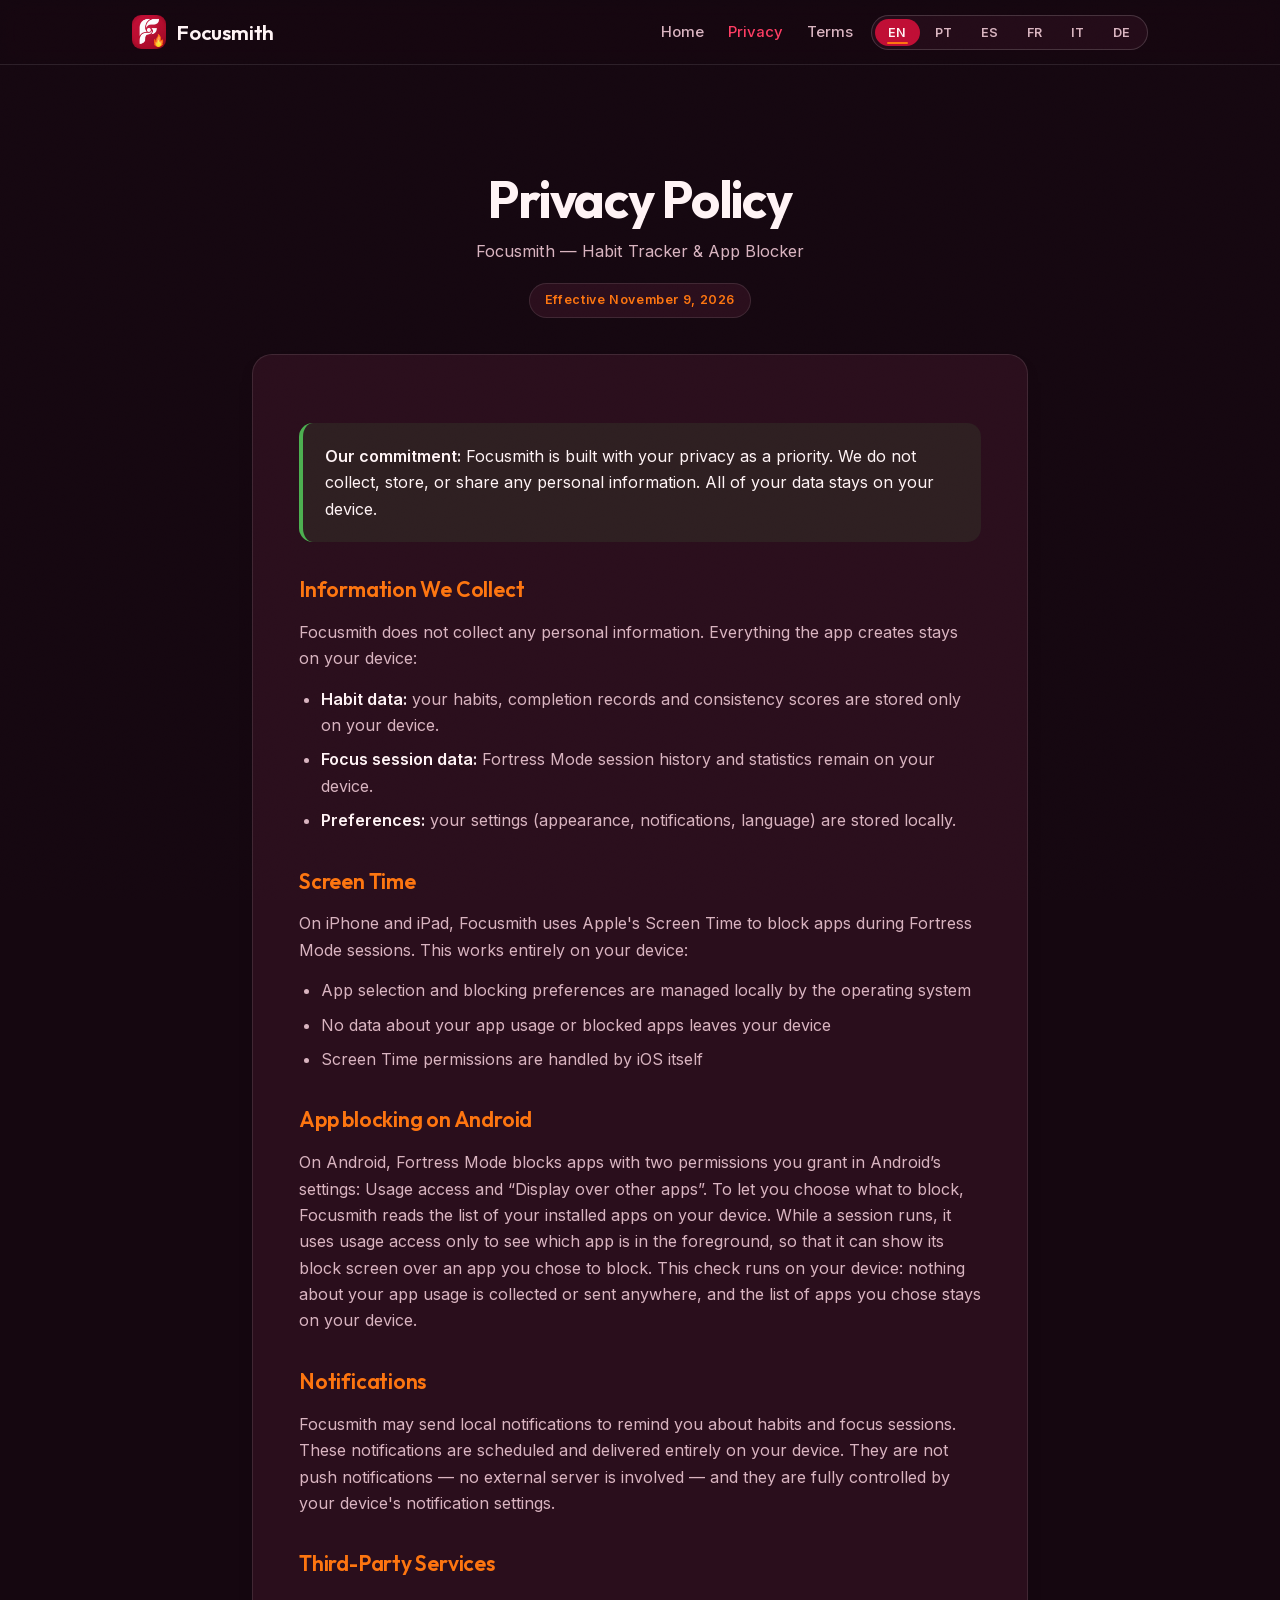
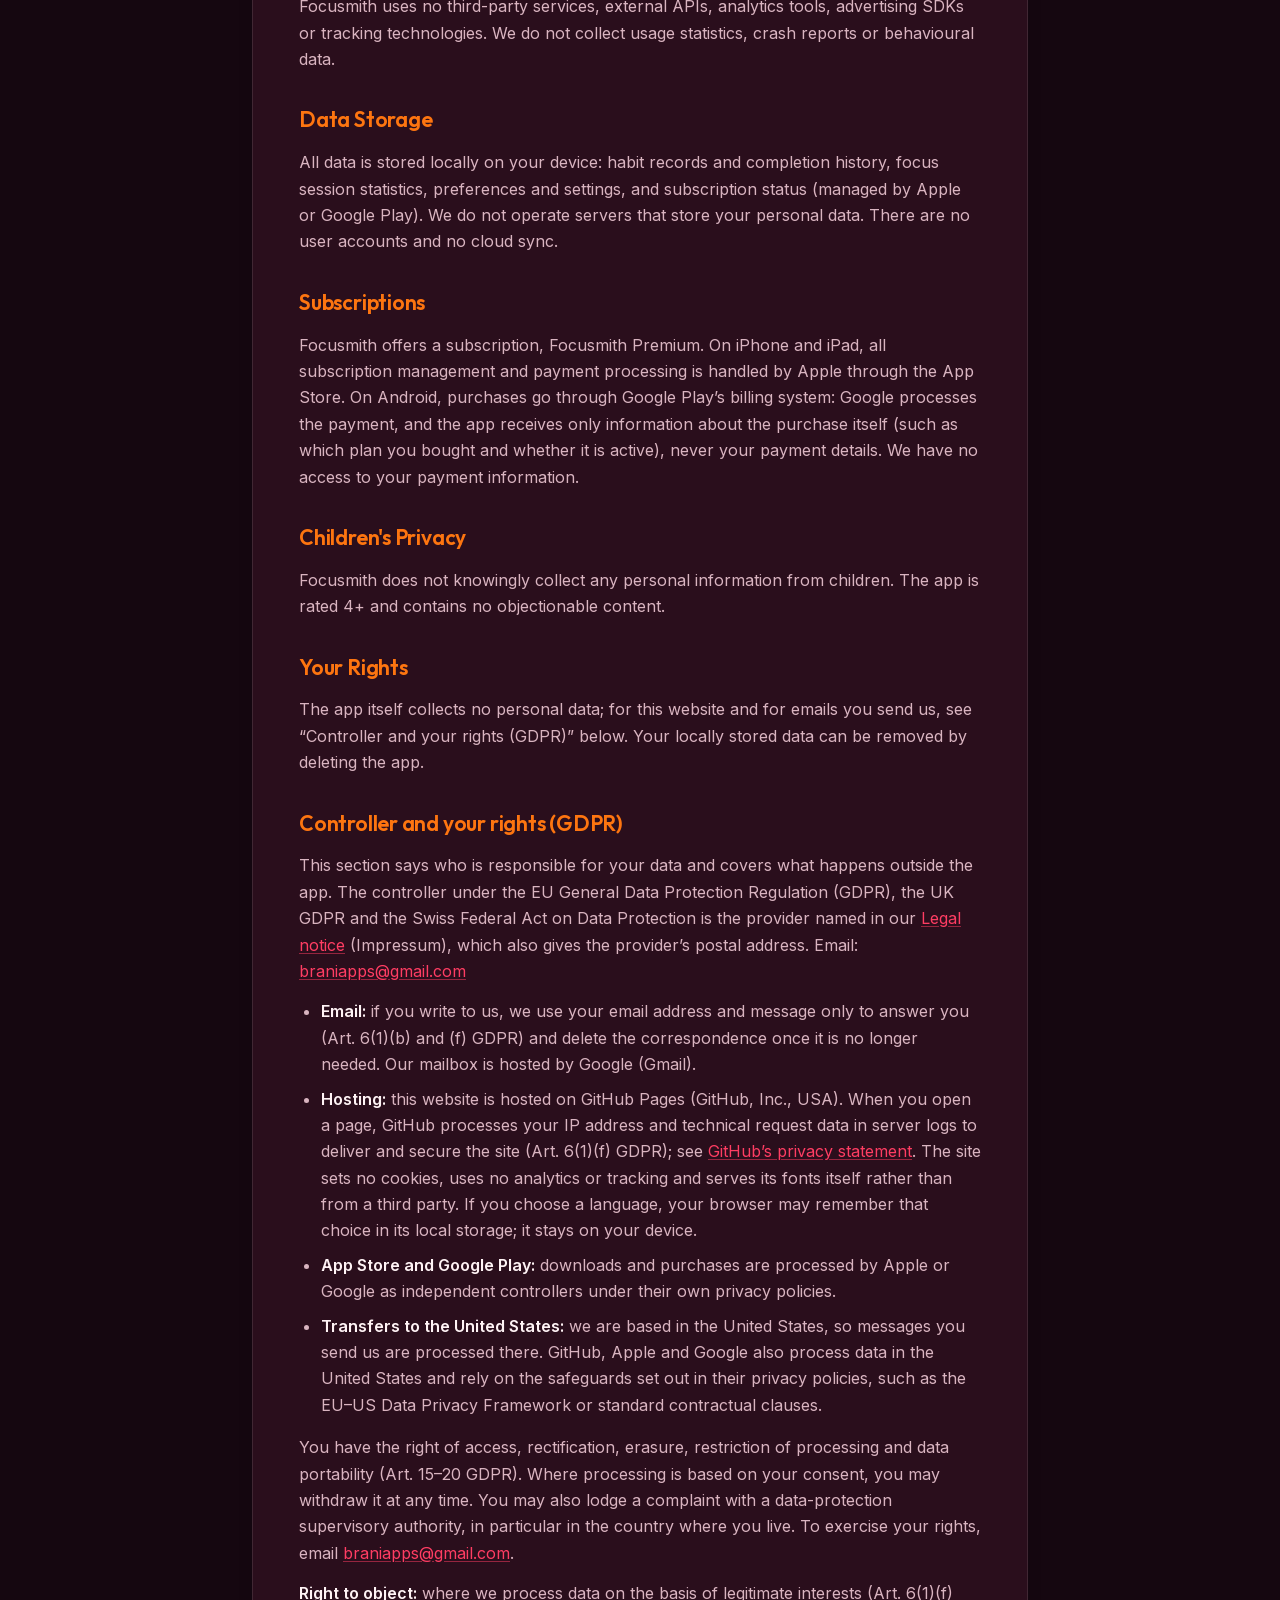
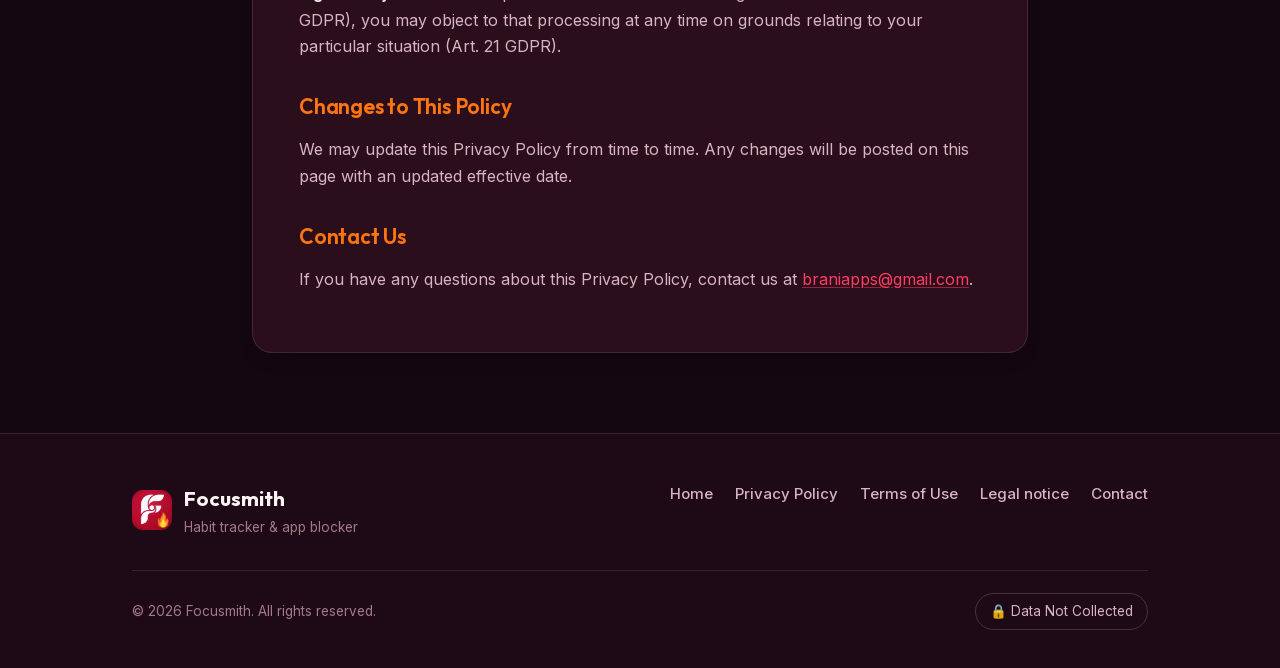
<file: privacy.html>
<!DOCTYPE html>
<html lang="en">
<head>
<meta charset="UTF-8">
<meta name="viewport" content="width=device-width, initial-scale=1.0">
<title>Privacy Policy / Política de Privacidade / Política de Privacidad / Politique de confidentialité / Informativa sulla privacy / Datenschutzerklärung — Focusmith</title>
<meta name="description" content="Focusmith's privacy policy in English, Portuguese, Spanish, French, Italian and German. We collect nothing — all habit and focus data stays on your device.">
<link rel="icon" href="app-icon.png">
<link rel="stylesheet" href="fonts/fonts.css">
<link rel="stylesheet" href="styles.css">
<script src="site.js" defer></script>
</head>
<body>

<a class="skip-link" href="#top" data-i18n-en="Skip to content" data-i18n-pt="Ir para o conteúdo" data-i18n-es="Ir al contenido" data-i18n-fr="Aller au contenu" data-i18n-it="Vai al contenuto" data-i18n-de="Zum Inhalt springen">Skip to content</a>

<header>
  <div class="nav">
    <a class="brand" href="index.html"><img src="app-icon.png" alt="Focusmith icon"><b>Focusmith</b></a>
    <div class="nav-right">
      <nav class="nav-links">
        <a href="index.html" data-i18n-en="Home" data-i18n-pt="Início" data-i18n-es="Inicio" data-i18n-fr="Accueil" data-i18n-it="Home" data-i18n-de="Start">Home</a>
        <a href="privacy.html" class="active" data-i18n-en="Privacy" data-i18n-pt="Privacidade" data-i18n-es="Privacidad" data-i18n-fr="Confidentialité" data-i18n-it="Privacy" data-i18n-de="Datenschutz">Privacy</a>
        <a href="terms.html" data-i18n-en="Terms" data-i18n-pt="Termos" data-i18n-es="Términos" data-i18n-fr="Conditions" data-i18n-it="Termini" data-i18n-de="Nutzungsbedingungen">Terms</a>
      </nav>
      <div class="langtabs" role="tablist" aria-label="Language">
        <button role="tab" class="langtab" data-lang-target="en" aria-label="English">EN</button>
        <button role="tab" class="langtab" data-lang-target="pt" aria-label="Português (Brasil)">PT</button>
        <button role="tab" class="langtab" data-lang-target="es" aria-label="Español">ES</button>
        <button role="tab" class="langtab" data-lang-target="fr" aria-label="Français">FR</button>
        <button role="tab" class="langtab" data-lang-target="it" aria-label="Italiano">IT</button>
        <button role="tab" class="langtab" data-lang-target="de" aria-label="Deutsch">DE</button>
      </div>
    </div>
  </div>
</header>

<main>
<section data-lang="en" id="top" lang="en">

<section class="doc-hero">
  <div class="wrap-narrow">
    <h1>Privacy Policy</h1>
    <p class="app">Focusmith — Habit Tracker &amp; App Blocker</p>
    <span class="date">Effective November 9, 2026</span>
  </div>
</section>

<div class="wrap-narrow">
  <div class="doc">
      <div class="callout"><p><strong>Our commitment:</strong> Focusmith is built with your privacy as a priority. We do not collect, store, or share any personal information. All of your data stays on your device.</p></div>
      <h2>Information We Collect</h2>
      <p>Focusmith does not collect any personal information. Everything the app creates stays on your device:</p>
      <ul>
        <li><strong>Habit data:</strong> your habits, completion records and consistency scores are stored only on your device.</li>
        <li><strong>Focus session data:</strong> Fortress Mode session history and statistics remain on your device.</li>
        <li><strong>Preferences:</strong> your settings (appearance, notifications, language) are stored locally.</li>
      </ul>
      <h2>Screen Time</h2>
      <p>On iPhone and iPad, Focusmith uses Apple's Screen Time to block apps during Fortress Mode sessions. This works entirely on your device:</p>
      <ul>
        <li>App selection and blocking preferences are managed locally by the operating system</li>
        <li>No data about your app usage or blocked apps leaves your device</li>
        <li>Screen Time permissions are handled by iOS itself</li>
      </ul>
      <h2>App blocking on Android</h2>
      <p>On Android, Fortress Mode blocks apps with two permissions you grant in Android’s settings: Usage access and “Display over other apps”. To let you choose what to block, Focusmith reads the list of your installed apps on your device. While a session runs, it uses usage access only to see which app is in the foreground, so that it can show its block screen over an app you chose to block. This check runs on your device: nothing about your app usage is collected or sent anywhere, and the list of apps you chose stays on your device.</p>
      <h2>Notifications</h2>
      <p>Focusmith may send local notifications to remind you about habits and focus sessions. These notifications are scheduled and delivered entirely on your device. They are not push notifications — no external server is involved — and they are fully controlled by your device's notification settings.</p>
      <h2>Third-Party Services</h2>
      <p>Focusmith uses no third-party services, external APIs, analytics tools, advertising SDKs or tracking technologies. We do not collect usage statistics, crash reports or behavioural data.</p>
      <h2>Data Storage</h2>
      <p>All data is stored locally on your device: habit records and completion history, focus session statistics, preferences and settings, and subscription status (managed by Apple or Google Play). We do not operate servers that store your personal data. There are no user accounts and no cloud sync.</p>
      <h2>Subscriptions</h2>
      <p>Focusmith offers a subscription, Focusmith Premium. On iPhone and iPad, all subscription management and payment processing is handled by Apple through the App Store. On Android, purchases go through Google Play’s billing system: Google processes the payment, and the app receives only information about the purchase itself (such as which plan you bought and whether it is active), never your payment details. We have no access to your payment information.</p>
      <h2>Children's Privacy</h2>
      <p>Focusmith does not knowingly collect any personal information from children. The app is rated 4+ and contains no objectionable content.</p>
      <h2>Your Rights</h2>
      <p>The app itself collects no personal data; for this website and for emails you send us, see “Controller and your rights (GDPR)” below. Your locally stored data can be removed by deleting the app.</p>
      <h2 id="controller">Controller and your rights (GDPR)</h2>
      <p>This section says who is responsible for your data and covers what happens outside the app. The controller under the EU General Data Protection Regulation (GDPR), the UK GDPR and the Swiss Federal Act on Data Protection is the provider named in our <a href="impressum.html#top">Legal notice</a> (Impressum), which also gives the provider’s postal address. Email: <a href="mailto:braniapps@gmail.com">braniapps@gmail.com</a></p>
      <ul>
        <li><strong>Email:</strong> if you write to us, we use your email address and message only to answer you (Art. 6(1)(b) and (f) GDPR) and delete the correspondence once it is no longer needed. Our mailbox is hosted by Google (Gmail).</li>
        <li><strong>Hosting:</strong> this website is hosted on GitHub Pages (GitHub, Inc., USA). When you open a page, GitHub processes your IP address and technical request data in server logs to deliver and secure the site (Art. 6(1)(f) GDPR); see <a href="https://docs.github.com/en/site-policy/privacy-policies/github-general-privacy-statement">GitHub’s privacy statement</a>. The site sets no cookies, uses no analytics or tracking and serves its fonts itself rather than from a third party. If you choose a language, your browser may remember that choice in its local storage; it stays on your device.</li>
        <li><strong>App Store and Google Play:</strong> downloads and purchases are processed by Apple or Google as independent controllers under their own privacy policies.</li>
        <li><strong>Transfers to the United States:</strong> we are based in the United States, so messages you send us are processed there. GitHub, Apple and Google also process data in the United States and rely on the safeguards set out in their privacy policies, such as the EU–US Data Privacy Framework or standard contractual clauses.</li>
      </ul>
      <p>You have the right of access, rectification, erasure, restriction of processing and data portability (Art. 15–20 GDPR). Where processing is based on your consent, you may withdraw it at any time. You may also lodge a complaint with a data-protection supervisory authority, in particular in the country where you live. To exercise your rights, email <a href="mailto:braniapps@gmail.com">braniapps@gmail.com</a>.</p>
      <p><strong>Right to object:</strong> where we process data on the basis of legitimate interests (Art. 6(1)(f) GDPR), you may object to that processing at any time on grounds relating to your particular situation (Art. 21 GDPR).</p>
      <h2>Changes to This Policy</h2>
      <p>We may update this Privacy Policy from time to time. Any changes will be posted on this page with an updated effective date.</p>
      <h2>Contact Us</h2>
      <p>If you have any questions about this Privacy Policy, contact us at <a href="mailto:braniapps@gmail.com">braniapps@gmail.com</a>.</p>
  </div>
</div>

</section>

<section data-lang="pt" id="portugues" lang="pt-BR">

<section class="doc-hero">
  <div class="wrap-narrow">
    <h1>Política de Privacidade</h1>
    <p class="app">Focusmith — Rastreador de hábitos e bloqueador de apps</p>
    <span class="date">Em vigor desde 9 de novembro de 2026</span>
  </div>
</section>

<div class="wrap-narrow">
  <div class="doc">
      <div class="callout"><p><strong>Nosso compromisso:</strong> o Focusmith foi criado com a sua privacidade como prioridade. Não coletamos, armazenamos nem compartilhamos nenhuma informação pessoal. Todos os seus dados ficam no seu dispositivo.</p></div>
      <h2>Informações que coletamos</h2>
      <p>O Focusmith não coleta nenhuma informação pessoal. Tudo o que o app cria fica no seu dispositivo:</p>
      <ul>
        <li><strong>Dados de hábitos:</strong> seus hábitos, registros de conclusão e pontuações de consistência ficam somente no seu dispositivo.</li>
        <li><strong>Dados de sessões de foco:</strong> o histórico e as estatísticas das sessões do Modo Fortaleza permanecem no seu dispositivo.</li>
        <li><strong>Preferências:</strong> seus ajustes (aparência, notificações, idioma) ficam armazenados localmente.</li>
      </ul>
      <h2>Tempo de Uso</h2>
      <p>No iPhone e no iPad, o Focusmith usa o Tempo de Uso da Apple para bloquear apps durante as sessões do Modo Fortaleza. Isso funciona inteiramente no seu dispositivo:</p>
      <ul>
        <li>A seleção de apps e as preferências de bloqueio são gerenciadas localmente pelo sistema operacional</li>
        <li>Nenhum dado sobre o uso dos seus apps ou sobre os apps bloqueados sai do seu dispositivo</li>
        <li>As permissões de Tempo de Uso são gerenciadas pelo próprio iOS</li>
      </ul>
      <h2>Bloqueio de apps no Android</h2>
      <p>No Android, o Modo Fortaleza bloqueia apps com duas permissões que você concede nas Configurações do Android: Acesso ao uso e “Sobrepor a outros apps”. Para que você possa escolher o que bloquear, o Focusmith lê, no seu dispositivo, a lista dos seus apps instalados. Enquanto uma sessão está em andamento, ele usa o acesso ao uso apenas para ver qual app está em primeiro plano, para poder exibir a tela de bloqueio do Focusmith sobre um app que você escolheu bloquear. Essa verificação é feita no seu dispositivo: nada sobre o uso que você faz dos apps é coletado nem enviado a lugar nenhum, e a lista dos apps que você escolheu fica no seu dispositivo.</p>
      <h2>Notificações</h2>
      <p>O Focusmith pode enviar notificações locais para lembrar você dos seus hábitos e sessões de foco. Essas notificações são agendadas e entregues inteiramente no seu dispositivo. Não são notificações push — nenhum servidor externo está envolvido — e são totalmente controladas pelos ajustes de notificação do seu aparelho.</p>
      <h2>Serviços de terceiros</h2>
      <p>O Focusmith não usa serviços de terceiros, APIs externas, ferramentas de análise, SDKs de publicidade ou tecnologias de rastreamento. Não coletamos estatísticas de uso, relatórios de falhas nem dados comportamentais.</p>
      <h2>Armazenamento de dados</h2>
      <p>Todos os dados ficam armazenados localmente no seu dispositivo: registros de hábitos e histórico de conclusões, estatísticas das sessões de foco, preferências e ajustes, e o status da assinatura (gerenciado pela Apple ou pelo Google Play). Não operamos servidores que armazenem seus dados pessoais. Não há contas de usuário nem sincronização na nuvem.</p>
      <h2>Assinaturas</h2>
      <p>O Focusmith oferece uma assinatura, o Focusmith Premium. No iPhone e no iPad, toda a gestão da assinatura e o processamento de pagamentos são feitos pela Apple através da App Store. No Android, as compras passam pelo sistema de faturamento do Google Play: o Google processa o pagamento, e o app recebe apenas informações sobre a própria compra (como o plano que você comprou e se ele está ativo), nunca os seus dados de pagamento. Não temos acesso às suas informações de pagamento.</p>
      <h2>Privacidade de crianças</h2>
      <p>O Focusmith não coleta intencionalmente nenhuma informação pessoal de crianças. O app tem classificação 4+ e não contém conteúdo impróprio.</p>
      <h2>Seus direitos</h2>
      <p>O app em si não coleta nenhum dado pessoal; para este site e para os e-mails que você nos envia, veja “Responsável pelo tratamento e seus direitos (RGPD)” abaixo. Os dados armazenados localmente podem ser removidos apagando o app.</p>
      <h2 id="controlador">Responsável pelo tratamento e seus direitos (RGPD)</h2>
      <p>Esta seção informa quem é responsável pelos seus dados e descreve o que acontece fora do app. O responsável pelo tratamento, nos termos do Regulamento Geral sobre a Proteção de Dados da União Europeia (RGPD), do UK GDPR e da Lei Federal suíça sobre a Proteção de Dados, é o provedor identificado no nosso <a href="impressum.html#portugues">Aviso legal</a> (Impressum), que também informa o endereço postal do provedor. E-mail: <a href="mailto:braniapps@gmail.com">braniapps@gmail.com</a></p>
      <ul>
        <li><strong>E-mail:</strong> se você nos escrever, usamos seu endereço de e-mail e sua mensagem apenas para responder (art. 6(1)(b) e (f) do RGPD) e apagamos a correspondência quando ela não for mais necessária. Nossa caixa de e-mail é hospedada pelo Google (Gmail).</li>
        <li><strong>Hospedagem:</strong> este site é hospedado no GitHub Pages (GitHub, Inc., EUA). Quando você abre uma página, o GitHub processa seu endereço IP e dados técnicos da requisição em registros do servidor para entregar e proteger o site (art. 6(1)(f) do RGPD); veja a <a href="https://docs.github.com/en/site-policy/privacy-policies/github-general-privacy-statement">declaração de privacidade do GitHub</a>. O site não usa cookies nem ferramentas de análise ou rastreamento e serve as próprias fontes, sem recorrer a terceiros. Se você escolher um idioma, o navegador pode guardar essa escolha no armazenamento local (local storage); ela fica no seu dispositivo.</li>
        <li><strong>App Store e Google Play:</strong> downloads e compras são processados pela Apple ou pelo Google como responsáveis independentes pelo tratamento, segundo as próprias políticas de privacidade.</li>
        <li><strong>Transferências para os Estados Unidos:</strong> estamos sediados nos Estados Unidos, por isso as mensagens que você nos envia são processadas lá. O GitHub, a Apple e o Google também processam dados nos Estados Unidos e se baseiam nas garantias descritas em suas políticas de privacidade, como o EU–US Data Privacy Framework ou cláusulas contratuais-padrão.</li>
      </ul>
      <p>Você tem direito de acesso, retificação, apagamento, limitação do tratamento e portabilidade dos dados (arts. 15 a 20 do RGPD). Quando o tratamento se basear no seu consentimento, você pode retirá-lo a qualquer momento. Você também pode apresentar uma reclamação a uma autoridade de controle de proteção de dados, em especial no país onde mora. Para exercer seus direitos, escreva para <a href="mailto:braniapps@gmail.com">braniapps@gmail.com</a>.</p>
      <p><strong>Direito de oposição:</strong> quando tratamos dados com base em interesses legítimos (art. 6(1)(f) do RGPD), você pode se opor a esse tratamento a qualquer momento, por motivos relacionados à sua situação particular (art. 21 do RGPD).</p>
      <h2>Alterações nesta política</h2>
      <p>Podemos atualizar esta Política de Privacidade periodicamente. Quaisquer alterações serão publicadas nesta página com uma data de vigência atualizada.</p>
      <h2>Fale conosco</h2>
      <p>Se você tiver dúvidas sobre esta Política de Privacidade, entre em contato pelo e-mail <a href="mailto:braniapps@gmail.com">braniapps@gmail.com</a>.</p>
  </div>
</div>

</section>

<section data-lang="es" id="espanol" lang="es">

<section class="doc-hero">
  <div class="wrap-narrow">
    <h1>Política de Privacidad</h1>
    <p class="app">Focusmith — Seguimiento de hábitos y bloqueo de apps</p>
    <span class="date">En vigor desde el 9 de noviembre de 2026</span>
  </div>
</section>

<div class="wrap-narrow">
  <div class="doc">
      <div class="callout"><p><strong>Nuestro compromiso:</strong> Focusmith está diseñado con tu privacidad como prioridad. No recopilamos, almacenamos ni compartimos ninguna información personal. Todos tus datos se quedan en tu dispositivo.</p></div>
      <h2>Información que recopilamos</h2>
      <p>Focusmith no recopila ninguna información personal. Todo lo que la app crea se queda en tu dispositivo:</p>
      <ul>
        <li><strong>Datos de hábitos:</strong> tus hábitos, registros de días completados y puntuaciones de constancia se guardan solo en tu dispositivo.</li>
        <li><strong>Datos de sesiones de enfoque:</strong> el historial y las estadísticas de las sesiones del Modo Fortaleza permanecen en tu dispositivo.</li>
        <li><strong>Preferencias:</strong> tus ajustes (apariencia, notificaciones, idioma) se almacenan localmente.</li>
      </ul>
      <h2>Tiempo de Uso</h2>
      <p>En iPhone y iPad, Focusmith usa el Tiempo de Uso de Apple para bloquear apps durante las sesiones del Modo Fortaleza. Todo esto ocurre en tu dispositivo:</p>
      <ul>
        <li>La selección de apps y las preferencias de bloqueo las gestiona localmente el sistema operativo</li>
        <li>Ningún dato sobre el uso de tus apps o las apps bloqueadas sale de tu dispositivo</li>
        <li>Los permisos de Tiempo de Uso los gestiona el propio iOS</li>
      </ul>
      <h2>Bloqueo de apps en Android</h2>
      <p>En Android, el Modo Fortaleza bloquea apps con dos permisos que concedes en la configuración de Android: Acceso al uso y «Mostrar sobre otras apps». Para que puedas elegir qué bloquear, Focusmith lee en tu dispositivo la lista de las apps que tienes instaladas. Mientras una sesión está en curso, usa el acceso al uso solo para ver qué app está en primer plano, de modo que pueda mostrar su pantalla de bloqueo de apps sobre una app que elegiste bloquear. Esta comprobación se realiza en tu dispositivo: no se recopila ni se envía a ningún lugar nada sobre el uso que haces de tus apps, y la lista de apps que elegiste se queda en tu dispositivo.</p>
      <h2>Notificaciones</h2>
      <p>Focusmith puede enviar notificaciones locales para recordarte tus hábitos y sesiones de enfoque. Estas notificaciones se programan y se entregan por completo en tu dispositivo. No son notificaciones push — no interviene ningún servidor externo — y las controlan por completo los ajustes de notificaciones de tu equipo.</p>
      <h2>Servicios de terceros</h2>
      <p>Focusmith no usa servicios de terceros, APIs externas, herramientas de analítica, SDK de publicidad ni tecnologías de rastreo. No recopilamos estadísticas de uso, informes de fallos ni datos de comportamiento.</p>
      <h2>Almacenamiento de datos</h2>
      <p>Todos los datos se almacenan localmente en tu dispositivo: registros de hábitos e historial de días completados, estadísticas de las sesiones de enfoque, preferencias y ajustes, y el estado de la suscripción (gestionado por Apple o Google Play). No operamos servidores que almacenen tus datos personales. No hay cuentas de usuario ni sincronización en la nube.</p>
      <h2>Suscripciones</h2>
      <p>Focusmith ofrece una suscripción, Focusmith Premium. En iPhone y iPad, toda la gestión de la suscripción y el procesamiento de pagos los realiza Apple a través del App Store. En Android, las compras pasan por el sistema de facturación de Google Play: Google procesa el pago, y la app solo recibe información sobre la compra en sí (como el plan que compraste y si está activo), nunca tus datos de pago. No tenemos acceso a tu información de pago.</p>
      <h2>Privacidad de los menores</h2>
      <p>Focusmith no recopila a sabiendas ninguna información personal de menores. La app tiene clasificación 4+ y no contiene contenido inapropiado.</p>
      <h2>Tus derechos</h2>
      <p>La app en sí no recopila ningún dato personal; para este sitio web y los correos que nos envías, consulta «Responsable del tratamiento y tus derechos (RGPD)» más abajo. Los datos almacenados localmente pueden eliminarse borrando la app.</p>
      <h2 id="responsable">Responsable del tratamiento y tus derechos (RGPD)</h2>
      <p>Esta sección indica quién es responsable de tus datos y describe lo que ocurre fuera de la app. El responsable del tratamiento conforme al Reglamento General de Protección de Datos de la UE (RGPD), el UK GDPR y la Ley Federal de Protección de Datos de Suiza es el proveedor identificado en nuestro <a href="impressum.html#espanol">Aviso legal</a> (Impressum), que también indica la dirección postal del proveedor. Correo electrónico: <a href="mailto:braniapps@gmail.com">braniapps@gmail.com</a></p>
      <ul>
        <li><strong>Correo electrónico:</strong> si nos escribes, usamos tu dirección de correo y tu mensaje solo para responderte (art. 6.1.b) y f) del RGPD) y borramos la correspondencia cuando ya no sea necesaria. Nuestro buzón de correo está alojado en Google (Gmail).</li>
        <li><strong>Alojamiento:</strong> este sitio está alojado en GitHub Pages (GitHub, Inc., EE. UU.). Cuando abres una página, GitHub trata tu dirección IP y datos técnicos de la solicitud en registros del servidor para entregar y proteger el sitio (art. 6.1.f) del RGPD); consulta la <a href="https://docs.github.com/en/site-policy/privacy-policies/github-general-privacy-statement">declaración de privacidad de GitHub</a>. El sitio no usa cookies ni herramientas de análisis o seguimiento, y sirve sus propias fuentes en lugar de cargarlas desde terceros. Si eliges un idioma, el navegador puede recordar esa elección en su almacenamiento local (local storage), que permanece en tu dispositivo.</li>
        <li><strong>App Store y Google Play:</strong> Apple o Google tratan los datos de descargas y compras como responsables independientes del tratamiento, conforme a sus propias políticas de privacidad.</li>
        <li><strong>Transferencias a Estados Unidos:</strong> estamos establecidos en Estados Unidos, por lo que los mensajes que nos envías se tratan allí. GitHub, Apple y Google también tratan datos en Estados Unidos y se basan en las garantías descritas en sus políticas de privacidad, como el Marco de Privacidad de Datos UE-EE. UU. o las cláusulas contractuales tipo.</li>
      </ul>
      <p>Tienes derecho de acceso, rectificación, supresión, limitación del tratamiento y portabilidad de los datos (arts. 15 a 20 del RGPD). Cuando el tratamiento se base en tu consentimiento, puedes retirarlo en cualquier momento. También puedes presentar una reclamación ante una autoridad de control de protección de datos, en particular en el país donde resides. Para ejercer tus derechos, escribe a <a href="mailto:braniapps@gmail.com">braniapps@gmail.com</a>.</p>
      <p><strong>Derecho de oposición:</strong> cuando tratamos datos sobre la base de nuestro interés legítimo (art. 6.1.f) del RGPD), puedes oponerte a ese tratamiento en cualquier momento por motivos relacionados con tu situación particular (art. 21 del RGPD).</p>
      <h2>Cambios en esta política</h2>
      <p>Podemos actualizar esta Política de Privacidad periódicamente. Cualquier cambio se publicará en esta página con una fecha de entrada en vigor actualizada.</p>
      <h2>Contáctanos</h2>
      <p>Si tienes alguna pregunta sobre esta Política de Privacidad, escríbenos a <a href="mailto:braniapps@gmail.com">braniapps@gmail.com</a>.</p>
  </div>
</div>

</section>

<section data-lang="fr" id="francais" lang="fr">

<section class="doc-hero">
  <div class="wrap-narrow">
    <h1>Politique de confidentialité</h1>
    <p class="app">Focusmith — Suivi d’habitudes et blocage d’apps</p>
    <span class="date">En vigueur depuis le 9 novembre 2026</span>
  </div>
</section>

<div class="wrap-narrow">
  <div class="doc">
      <div class="callout"><p><strong>Notre engagement :</strong> Focusmith est conçu en faisant de votre vie privée une priorité. Nous ne collectons, ne stockons et ne partageons aucune information personnelle. Toutes vos données restent sur votre appareil.</p></div>
      <h2>Informations que nous collectons</h2>
      <p>Focusmith ne collecte aucune information personnelle. Tout ce que l’app crée reste sur votre appareil :</p>
      <ul>
        <li><strong>Données d’habitudes :</strong> vos habitudes, vos historiques de réalisation et vos scores de régularité sont stockés uniquement sur votre appareil.</li>
        <li><strong>Données des sessions de concentration :</strong> l’historique et les statistiques des sessions du Mode Forteresse restent sur votre appareil.</li>
        <li><strong>Préférences :</strong> vos réglages (apparence, notifications, langue) sont stockés localement.</li>
      </ul>
      <h2>Temps d’écran</h2>
      <p>Sur iPhone et iPad, Focusmith utilise Temps d’écran d’Apple pour bloquer des apps pendant les sessions du Mode Forteresse. Ce fonctionnement est entièrement local à votre appareil :</p>
      <ul>
        <li>La sélection des apps et les préférences de blocage sont gérées localement par le système d’exploitation</li>
        <li>Aucune donnée sur votre utilisation des apps ni sur les apps bloquées ne quitte votre appareil</li>
        <li>Les autorisations Temps d’écran sont gérées par iOS lui-même</li>
      </ul>
      <h2>Blocage d’apps sur Android</h2>
      <p>Sur Android, le Mode Forteresse bloque des apps grâce à deux autorisations que vous accordez dans les paramètres d’Android : Accès aux données d’utilisation et « Superposition à d’autres applis ». Pour vous permettre de choisir ce que vous bloquez, Focusmith lit sur votre appareil la liste des apps installées. Pendant une session, Focusmith n’utilise l’accès aux données d’utilisation que pour savoir quelle app est au premier plan, afin de pouvoir afficher son écran de blocage par-dessus une app que vous avez choisi de bloquer. Cette vérification s’effectue sur votre appareil : aucune donnée sur votre utilisation des apps n’est collectée ni envoyée où que ce soit, et la liste des apps que vous avez choisies reste sur votre appareil.</p>
      <h2>Notifications</h2>
      <p>Focusmith peut envoyer des notifications locales pour vous rappeler vos habitudes et vos sessions de concentration. Ces notifications sont programmées et délivrées entièrement sur votre appareil. Il ne s’agit pas de notifications push — aucun serveur externe n’intervient — et elles sont entièrement contrôlées par les réglages de notification de votre appareil.</p>
      <h2>Services tiers</h2>
      <p>Focusmith n’utilise aucun service tiers, aucune API externe, aucun outil d’analyse, aucun SDK publicitaire ni aucune technologie de pistage. Nous ne collectons ni statistiques d’utilisation, ni rapports de plantage, ni données comportementales.</p>
      <h2>Stockage des données</h2>
      <p>Toutes les données sont stockées localement sur votre appareil : historique des habitudes et des réalisations, statistiques des sessions de concentration, préférences et réglages, et statut de l’abonnement (géré par Apple ou Google Play). Nous n’exploitons aucun serveur stockant vos données personnelles. Il n’y a ni compte utilisateur ni synchronisation dans le cloud.</p>
      <h2>Abonnements</h2>
      <p>Focusmith propose un abonnement, Focusmith Premium. Sur iPhone et iPad, la gestion des abonnements et le traitement des paiements sont entièrement assurés par Apple via l’App Store. Sur Android, les achats passent par le système de facturation de Google Play : Google traite le paiement, et l’app ne reçoit que des informations sur l’achat lui-même (comme la formule que vous avez achetée et le fait qu’elle soit active ou non), jamais vos données de paiement. Nous n’avons pas accès à vos informations de paiement.</p>
      <h2>Protection de la vie privée des enfants</h2>
      <p>Focusmith ne collecte sciemment aucune information personnelle auprès d’enfants. L’app est classée 4+ et ne contient aucun contenu inapproprié.</p>
      <h2>Vos droits</h2>
      <p>L’app elle-même ne collecte aucune donnée personnelle ; pour ce site et pour les e-mails que vous nous envoyez, voir « Responsable du traitement et vos droits (RGPD) » ci-dessous. Vous pouvez supprimer les données stockées localement en supprimant l’app.</p>
      <h2 id="responsable-du-traitement">Responsable du traitement et vos droits (RGPD)</h2>
      <p>Cette section indique qui est responsable de vos données et décrit ce qui se passe en dehors de l’app. Le responsable du traitement au sens du Règlement général sur la protection des données de l’UE (RGPD), du UK GDPR et de la loi fédérale suisse sur la protection des données est l’éditeur désigné dans nos <a href="impressum.html#francais">Mentions légales</a> (Impressum), qui indiquent aussi son adresse postale. E-mail : <a href="mailto:braniapps@gmail.com">braniapps@gmail.com</a></p>
      <ul>
        <li><strong>E-mail :</strong> si vous nous écrivez, nous utilisons votre adresse e-mail et votre message uniquement pour vous répondre (art. 6, par. 1, points b) et f), du RGPD) et supprimons la correspondance lorsqu’elle n’est plus nécessaire. Notre messagerie est hébergée par Google (Gmail).</li>
        <li><strong>Hébergement :</strong> ce site est hébergé sur GitHub Pages (GitHub, Inc., États-Unis). Lorsque vous ouvrez une page, GitHub traite votre adresse IP et des données techniques de la requête dans des journaux serveur afin de fournir et de sécuriser le site (art. 6, par. 1, point f), du RGPD) ; voir la <a href="https://docs.github.com/en/site-policy/privacy-policies/github-general-privacy-statement">déclaration de confidentialité de GitHub</a>. Le site ne dépose aucun cookie, n’utilise aucun outil d’analyse ni de suivi et sert lui-même ses polices, sans passer par un tiers. Si vous choisissez une langue, votre navigateur peut mémoriser ce choix dans son stockage local (local storage) ; il reste sur votre appareil.</li>
        <li><strong>App Store et Google Play :</strong> les téléchargements et les achats sont traités par Apple ou Google en tant que responsables du traitement indépendants, selon leurs propres politiques de confidentialité.</li>
        <li><strong>Transferts vers les États-Unis :</strong> nous sommes établis aux États-Unis ; les messages que vous nous envoyez y sont donc traités. GitHub, Apple et Google traitent également des données aux États-Unis et s’appuient sur les garanties décrites dans leurs politiques de confidentialité, comme le cadre de protection des données UE–États-Unis (Data Privacy Framework) ou les clauses contractuelles types.</li>
      </ul>
      <p>Vous disposez d’un droit d’accès, de rectification, d’effacement, de limitation du traitement et de portabilité des données (art. 15 à 20 du RGPD). Lorsque le traitement repose sur votre consentement, vous pouvez le retirer à tout moment. Vous pouvez également introduire une réclamation auprès d’une autorité de contrôle de la protection des données, notamment dans le pays où vous résidez. Pour exercer vos droits, écrivez à <a href="mailto:braniapps@gmail.com">braniapps@gmail.com</a>.</p>
      <p><strong>Droit d’opposition :</strong> lorsque nous traitons des données sur la base de notre intérêt légitime (art. 6, par. 1, point f), du RGPD), vous pouvez vous opposer à ce traitement à tout moment, pour des raisons tenant à votre situation particulière (art. 21 du RGPD).</p>
      <h2>Modifications de la présente politique</h2>
      <p>Nous pouvons mettre à jour la présente Politique de confidentialité de temps à autre. Toute modification sera publiée sur cette page avec une date d’entrée en vigueur mise à jour.</p>
      <h2>Nous contacter</h2>
      <p>Pour toute question concernant la présente Politique de confidentialité, contactez-nous à l’adresse <a href="mailto:braniapps@gmail.com">braniapps@gmail.com</a>.</p>
  </div>
</div>

</section>

<section data-lang="it" id="italiano" lang="it">

<section class="doc-hero">
  <div class="wrap-narrow">
    <h1>Informativa sulla privacy</h1>
    <p class="app">Focusmith — Tracker di abitudini e blocco delle app</p>
    <span class="date">In vigore dal 9 novembre 2026</span>
  </div>
</section>

<div class="wrap-narrow">
  <div class="doc">
      <div class="callout"><p><strong>Il nostro impegno:</strong> Focusmith nasce con la tua privacy come priorità. Non raccogliamo, conserviamo né condividiamo alcuna informazione personale. Tutti i tuoi dati restano sul tuo dispositivo.</p></div>
      <h2>Informazioni che raccogliamo</h2>
      <p>Focusmith non raccoglie alcuna informazione personale. Tutto ciò che l’app crea resta sul tuo dispositivo:</p>
      <ul>
        <li><strong>Dati delle abitudini:</strong> le tue abitudini, i completamenti registrati e i punteggi di costanza sono memorizzati solo sul tuo dispositivo.</li>
        <li><strong>Dati delle sessioni di concentrazione:</strong> lo storico e le statistiche delle sessioni in Modalità Fortezza restano sul tuo dispositivo.</li>
        <li><strong>Preferenze:</strong> le tue impostazioni (aspetto, notifiche, lingua) sono memorizzate localmente.</li>
      </ul>
      <h2>Tempo di utilizzo</h2>
      <p>Su iPhone e iPad, Focusmith usa Tempo di utilizzo di Apple per bloccare le app durante le sessioni in Modalità Fortezza. Tutto avviene interamente sul tuo dispositivo:</p>
      <ul>
        <li>La selezione delle app e le preferenze di blocco sono gestite localmente dal sistema operativo</li>
        <li>Nessun dato sull’uso delle tue app o sulle app bloccate lascia il tuo dispositivo</li>
        <li>Le autorizzazioni di Tempo di utilizzo sono gestite direttamente da iOS</li>
      </ul>
      <h2>Blocco delle app su Android</h2>
      <p>Su Android, la Modalità Fortezza blocca le app tramite due autorizzazioni che concedi nelle impostazioni di Android: Accesso ai dati di utilizzo e «Mostra sopra altre app». Per permetterti di scegliere che cosa bloccare, Focusmith legge sul tuo dispositivo l’elenco delle app installate. Mentre una sessione è in corso, usa l’accesso ai dati di utilizzo solo per vedere quale app è in primo piano, così da poter mostrare, sopra un’app che hai scelto di bloccare, la propria schermata che ne impedisce l’uso. Questo controllo avviene sul tuo dispositivo: nessuna informazione sull’uso delle tue app viene raccolta o inviata da nessuna parte, e l’elenco delle app che hai scelto resta sul tuo dispositivo.</p>
      <h2>Notifiche</h2>
      <p>Focusmith può inviare notifiche locali per ricordarti le abitudini e le sessioni di concentrazione. Queste notifiche vengono programmate e recapitate interamente sul tuo dispositivo. Non sono notifiche push — non è coinvolto alcun server esterno — e sono controllate interamente dalle impostazioni di notifica del tuo dispositivo.</p>
      <h2>Servizi di terze parti</h2>
      <p>Focusmith non utilizza servizi di terze parti, API esterne, strumenti di analisi, SDK pubblicitari né tecnologie di tracciamento. Non raccogliamo statistiche di utilizzo, rapporti sugli arresti anomali né dati comportamentali.</p>
      <h2>Archiviazione dei dati</h2>
      <p>Tutti i dati sono memorizzati localmente sul tuo dispositivo: i registri delle abitudini e lo storico dei completamenti, le statistiche delle sessioni di concentrazione, le preferenze e le impostazioni, e lo stato dell’abbonamento (gestito da Apple o da Google Play). Non gestiamo server che conservino i tuoi dati personali. Non esistono account utente né sincronizzazione nel cloud.</p>
      <h2>Abbonamenti</h2>
      <p>Focusmith offre un abbonamento, Focusmith Premium. Su iPhone e iPad, tutta la gestione degli abbonamenti e l’elaborazione dei pagamenti sono affidate ad Apple tramite l’App Store. Su Android, gli acquisti passano per il sistema di fatturazione di Google Play: Google elabora il pagamento e l’app riceve solo informazioni sull’acquisto stesso (per esempio quale piano hai acquistato e se è attivo), mai i tuoi dati di pagamento. Non abbiamo accesso alle tue informazioni di pagamento.</p>
      <h2>Privacy dei minori</h2>
      <p>Focusmith non raccoglie consapevolmente alcuna informazione personale dai minori. L’app è classificata 4+ e non contiene contenuti inappropriati.</p>
      <h2>I tuoi diritti</h2>
      <p>L’app in sé non raccoglie alcun dato personale; per questo sito e per le e-mail che ci invii, vedi «Titolare del trattamento e i tuoi diritti (GDPR)» più sotto. I dati memorizzati localmente possono essere rimossi eliminando l’app.</p>
      <h2 id="titolare">Titolare del trattamento e i tuoi diritti (GDPR)</h2>
      <p>Questa sezione indica chi è responsabile dei tuoi dati e descrive cosa avviene al di fuori dell’app. Il titolare del trattamento ai sensi del Regolamento generale sulla protezione dei dati dell’UE (GDPR), del GDPR britannico (UK GDPR) e della legge federale svizzera sulla protezione dei dati è il fornitore indicato nelle nostre <a href="impressum.html#italiano">Note legali</a> (Impressum), che riportano anche l’indirizzo postale del fornitore. E-mail: <a href="mailto:braniapps@gmail.com">braniapps@gmail.com</a></p>
      <ul>
        <li><strong>E-mail:</strong> se ci scrivi, usiamo il tuo indirizzo e-mail e il tuo messaggio solo per risponderti (art. 6, par. 1, lett. b) e f), GDPR) e cancelliamo la corrispondenza quando non è più necessaria. La nostra casella di posta è ospitata da Google (Gmail).</li>
        <li><strong>Hosting:</strong> questo sito è ospitato su GitHub Pages (GitHub, Inc., USA). Quando apri una pagina, GitHub tratta il tuo indirizzo IP e i dati tecnici della richiesta nei log del server per fornire e proteggere il sito (art. 6, par. 1, lett. f), GDPR); vedi l’<a href="https://docs.github.com/en/site-policy/privacy-policies/github-general-privacy-statement">informativa sulla privacy di GitHub</a>. Il sito non usa cookie né strumenti di analisi o tracciamento e fornisce da sé i propri font, senza ricorrere a terzi. Se scegli una lingua, il browser può memorizzare la scelta nel suo archivio locale (local storage), che resta sul tuo dispositivo.</li>
        <li><strong>App Store e Google Play:</strong> download e acquisti sono trattati da Apple o Google in qualità di titolari autonomi del trattamento, secondo le rispettive informative sulla privacy.</li>
        <li><strong>Trasferimenti verso gli Stati Uniti:</strong> abbiamo sede negli Stati Uniti, quindi i messaggi che ci invii vengono trattati lì. Anche GitHub, Apple e Google trattano dati negli Stati Uniti e si basano sulle garanzie indicate nelle rispettive informative, come l’EU-US Data Privacy Framework o le clausole contrattuali tipo.</li>
      </ul>
      <p>Hai diritto di accesso, rettifica, cancellazione, limitazione del trattamento e portabilità dei dati (artt. 15–20 GDPR). Se il trattamento si basa sul tuo consenso, puoi revocarlo in qualsiasi momento. Puoi anche proporre reclamo a un’autorità di controllo per la protezione dei dati, in particolare nel Paese in cui vivi. Per esercitare i tuoi diritti, scrivi a <a href="mailto:braniapps@gmail.com">braniapps@gmail.com</a>.</p>
      <p><strong>Diritto di opposizione:</strong> quando trattiamo dati sulla base del nostro legittimo interesse (art. 6, par. 1, lett. f), GDPR), puoi opporti a tale trattamento in qualsiasi momento per motivi connessi alla tua situazione particolare (art. 21 GDPR).</p>
      <h2>Modifiche alla presente informativa</h2>
      <p>Potremmo aggiornare di tanto in tanto la presente Informativa sulla privacy. Eventuali modifiche saranno pubblicate su questa pagina con una data di entrata in vigore aggiornata.</p>
      <h2>Contattaci</h2>
      <p>Per qualsiasi domanda sulla presente Informativa sulla privacy, scrivici a <a href="mailto:braniapps@gmail.com">braniapps@gmail.com</a>.</p>
  </div>
</div>

</section>

<section data-lang="de" id="deutsch" lang="de">

<section class="doc-hero">
  <div class="wrap-narrow">
    <h1>Datenschutz&shy;erklärung</h1>
    <p class="app">Focusmith – Habit-Tracker und App-Sperre</p>
    <span class="date">Gültig ab 9. November 2026</span>
  </div>
</section>

<div class="wrap-narrow">
  <div class="doc">
      <div class="callout"><p><strong>Unser Versprechen:</strong> Bei Focusmith hat der Schutz deiner Privatsphäre Vorrang. Wir erheben, speichern und teilen keinerlei personenbezogene Daten. Alle deine Daten bleiben auf deinem Gerät.</p></div>
      <h2>Welche Daten wir erheben</h2>
      <p>Focusmith erhebt keinerlei personenbezogene Daten. Alles, was die App erzeugt, bleibt auf deinem Gerät:</p>
      <ul>
        <li><strong>Gewohnheitsdaten:</strong> Deine Gewohnheiten, Erledigungen und Konstanzwerte werden ausschließlich auf deinem Gerät gespeichert.</li>
        <li><strong>Daten der Fokus-Sessions:</strong> Verlauf und Statistiken deiner Sessions im Festungsmodus bleiben auf deinem Gerät.</li>
        <li><strong>Präferenzen:</strong> Deine Einstellungen (Erscheinungsbild, Benachrichtigungen, Sprache) werden lokal gespeichert.</li>
      </ul>
      <h2>Bildschirmzeit</h2>
      <p>Auf iPhone und iPad nutzt Focusmith die Bildschirmzeit von Apple, um während Sessions im Festungsmodus Apps zu sperren. Das geschieht vollständig auf deinem Gerät:</p>
      <ul>
        <li>Die Auswahl der Apps und die Sperreinstellungen werden lokal vom Betriebssystem verwaltet</li>
        <li>Keine Daten über deine App-Nutzung oder die gesperrten Apps verlassen dein Gerät</li>
        <li>Die Berechtigungen für die Bildschirmzeit verwaltet iOS selbst</li>
      </ul>
      <h2>App-Sperre auf Android</h2>
      <p>Auf Android sperrt der Festungsmodus Apps mithilfe von zwei Berechtigungen, die du in den Android-Einstellungen erteilst: Zugriff auf Nutzungsdaten und „Über anderen Apps einblenden“. Damit du auswählen kannst, was gesperrt werden soll, liest Focusmith auf deinem Gerät die Liste deiner installierten Apps. Während eine Session läuft, nutzt die App den Zugriff auf Nutzungsdaten nur, um zu erkennen, welche App im Vordergrund ist, damit sie ihre Sperranzeige über einer App einblenden kann, die du zum Sperren ausgewählt hast. Diese Prüfung erfolgt auf deinem Gerät: Es werden keinerlei Daten über deine App-Nutzung erhoben oder irgendwohin gesendet, und die Liste der von dir ausgewählten Apps bleibt auf deinem Gerät.</p>
      <h2>Benachrichtigungen</h2>
      <p>Focusmith kann dir lokale Benachrichtigungen senden, um dich an Gewohnheiten und Fokus-Sessions zu erinnern. Diese Benachrichtigungen werden vollständig auf deinem Gerät geplant und zugestellt. Es handelt sich nicht um Push-Benachrichtigungen – es ist kein externer Server beteiligt –, und sie werden vollständig über die Einstellungen für Benachrichtigungen auf deinem Gerät gesteuert.</p>
      <h2>Dienste von Drittanbietern</h2>
      <p>Focusmith nutzt keine Dienste von Drittanbietern, keine externen APIs, keine Analysetools, keine Werbe-SDKs und keine Tracking-Technologien. Wir erheben weder Nutzungsstatistiken noch Absturzberichte oder Verhaltensdaten.</p>
      <h2>Datenspeicherung</h2>
      <p>Alle Daten werden lokal auf deinem Gerät gespeichert: Gewohnheiten und ihr Erledigungsverlauf, Statistiken der Fokus-Sessions, Präferenzen und Einstellungen sowie der Status deines Abonnements (von Apple oder Google Play verwaltet). Wir betreiben keine Server, auf denen deine personenbezogenen Daten gespeichert werden. Es gibt keine Benutzerkonten und keine Cloud-Synchronisierung.</p>
      <h2>Abonnements</h2>
      <p>Focusmith bietet ein Abonnement an: Focusmith Premium. Auf iPhone und iPad übernimmt Apple über den App Store die gesamte Verwaltung des Abonnements und die Zahlungsabwicklung. Auf Android laufen Käufe über das Abrechnungssystem von Google Play: Google wickelt die Zahlung ab, und die App erhält nur Informationen über den Kauf selbst (etwa, welchen Plan du gekauft hast und ob er aktiv ist), nie deine Zahlungsdaten. Wir haben keinen Zugriff auf deine Zahlungsinformationen.</p>
      <h2>Datenschutz für Kinder</h2>
      <p>Focusmith erhebt wissentlich keine personenbezogenen Daten von Kindern. Die App hat die Altersfreigabe 4+ und enthält keine anstößigen Inhalte.</p>
      <h2>Deine Rechte</h2>
      <p>Die App selbst erhebt keinerlei personenbezogene Daten; zu dieser Website und zu E-Mails, die du uns schickst, siehe „Verantwortlicher und deine Rechte (DSGVO)“ weiter unten. Deine lokal gespeicherten Daten kannst du entfernen, indem du die App löschst.</p>
      <h2 id="verantwortlicher">Verantwortlicher und deine Rechte (DSGVO)</h2>
      <p>Dieser Abschnitt nennt, wer für deine Daten verantwortlich ist, und beschreibt, was außerhalb der App geschieht. Verantwortlicher im Sinne der Datenschutz-Grundverordnung (DSGVO), der UK GDPR und des Schweizer Datenschutzgesetzes ist der in unserem <a href="impressum.html#deutsch">Impressum</a> genannte Anbieter; dort steht auch seine Postanschrift. E-Mail: <a href="mailto:braniapps@gmail.com">braniapps@gmail.com</a></p>
      <ul>
        <li><strong>E-Mail:</strong> Wenn du uns schreibst, verwenden wir deine E-Mail-Adresse und deine Nachricht nur, um dir zu antworten (Art. 6 Abs. 1 lit. b und f DSGVO), und löschen die Korrespondenz, sobald sie nicht mehr benötigt wird. Unser Postfach wird von Google (Gmail) bereitgestellt.</li>
        <li><strong>Hosting:</strong> Diese Website wird bei GitHub Pages (GitHub, Inc., USA) gehostet. Beim Aufruf einer Seite verarbeitet GitHub deine IP-Adresse und technische Zugriffsdaten in Server-Logs, um die Seite auszuliefern und abzusichern (Art. 6 Abs. 1 lit. f DSGVO); siehe die <a href="https://docs.github.com/en/site-policy/privacy-policies/github-general-privacy-statement">Datenschutzerklärung von GitHub</a>. Die Website setzt keine Cookies, verwendet keine Analyse- oder Tracking-Dienste und liefert ihre Schriftarten selbst aus, nicht über einen Drittanbieter. Wenn du eine Sprache auswählst, kann dein Browser diese Wahl im lokalen Speicher (Local Storage) ablegen; sie bleibt auf deinem Gerät.</li>
        <li><strong>App Store und Google Play:</strong> Downloads und Käufe verarbeiten Apple bzw. Google als eigenständige Verantwortliche nach ihren eigenen Datenschutzbestimmungen.</li>
        <li><strong>Übermittlung in die USA:</strong> Wir haben unseren Sitz in den USA; Nachrichten, die du uns schickst, werden daher dort verarbeitet. Auch GitHub, Apple und Google verarbeiten Daten in den USA und stützen sich auf die in ihren Datenschutzbestimmungen beschriebenen Garantien, etwa das EU-US Data Privacy Framework oder Standardvertragsklauseln.</li>
      </ul>
      <p>Du hast das Recht auf Auskunft, Berichtigung, Löschung, Einschränkung der Verarbeitung und Datenübertragbarkeit (Art. 15–20 DSGVO). Beruht eine Verarbeitung auf deiner Einwilligung, kannst du sie jederzeit widerrufen. Außerdem kannst du dich bei einer Datenschutz-Aufsichtsbehörde beschweren, insbesondere in dem Land, in dem du lebst. Um deine Rechte auszuüben, schreib an <a href="mailto:braniapps@gmail.com">braniapps@gmail.com</a>.</p>
      <p><strong>Widerspruchsrecht:</strong> Soweit wir Daten auf Grundlage berechtigter Interessen verarbeiten (Art. 6 Abs. 1 lit. f DSGVO), kannst du dieser Verarbeitung jederzeit aus Gründen, die sich aus deiner besonderen Situation ergeben, widersprechen (Art. 21 DSGVO).</p>
      <h2>Änderungen dieser Datenschutzerklärung</h2>
      <p>Wir können diese Datenschutzerklärung von Zeit zu Zeit aktualisieren. Änderungen veröffentlichen wir auf dieser Seite mit einem aktualisierten Gültigkeitsdatum.</p>
      <h2>Kontakt</h2>
      <p>Wenn du Fragen zu dieser Datenschutzerklärung hast, schreib uns an <a href="mailto:braniapps@gmail.com">braniapps@gmail.com</a>.</p>
  </div>
</div>

</section>

</main>

<footer>
  <div class="wrap">
    <div class="foot-top">
      <div class="foot-brand">
        <img src="app-icon.png" alt="Focusmith icon">
        <div>
          <b>Focusmith</b>
          <span data-i18n-en="Habit tracker &amp; app blocker" data-i18n-pt="Rastreador de hábitos e bloqueador de apps" data-i18n-es="Seguimiento de hábitos y bloqueo de apps" data-i18n-fr="Suivi d’habitudes et blocage d’apps" data-i18n-it="Tracker di abitudini e blocco delle app" data-i18n-de="Habit-Tracker und App-Sperre">Habit tracker &amp; app blocker</span>
        </div>
      </div>
      <nav class="foot-links">
        <a href="index.html" data-i18n-en="Home" data-i18n-pt="Início" data-i18n-es="Inicio" data-i18n-fr="Accueil" data-i18n-it="Home" data-i18n-de="Start">Home</a>
        <a href="privacy.html" data-i18n-en="Privacy Policy" data-i18n-pt="Política de Privacidade" data-i18n-es="Política de Privacidad" data-i18n-fr="Politique de confidentialité" data-i18n-it="Informativa sulla privacy" data-i18n-de="Datenschutzerklärung">Privacy Policy</a>
        <a href="terms.html" data-i18n-en="Terms of Use" data-i18n-pt="Termos de Uso" data-i18n-es="Términos de Uso" data-i18n-fr="Conditions d’utilisation" data-i18n-it="Termini di utilizzo" data-i18n-de="Nutzungsbedingungen">Terms of Use</a>
        <a href="impressum.html" data-i18n-en="Legal notice" data-i18n-pt="Aviso legal" data-i18n-es="Aviso legal" data-i18n-fr="Mentions légales" data-i18n-it="Note legali" data-i18n-de="Impressum">Legal notice</a>
        <a href="mailto:braniapps@gmail.com" data-i18n-en="Contact" data-i18n-pt="Contato" data-i18n-es="Contacto" data-i18n-fr="Contact" data-i18n-it="Contatti" data-i18n-de="Kontakt">Contact</a>
      </nav>
    </div>
    <div class="foot-bottom">
      <span data-i18n-en="&copy; 2026 Focusmith. All rights reserved." data-i18n-pt="&copy; 2026 Focusmith. Todos os direitos reservados." data-i18n-es="&copy; 2026 Focusmith. Todos los derechos reservados." data-i18n-fr="© 2026 Focusmith. Tous droits réservés." data-i18n-it="© 2026 Focusmith. Tutti i diritti riservati." data-i18n-de="© 2026 Focusmith. Alle Rechte vorbehalten.">&copy; 2026 Focusmith. All rights reserved.</span>
      <span class="privacy-badge" data-i18n-en="🔒 Data Not Collected" data-i18n-pt="🔒 Nenhum dado coletado" data-i18n-es="🔒 No se recopilan datos" data-i18n-fr="🔒 Données non collectées" data-i18n-it="🔒 Nessun dato raccolto" data-i18n-de="🔒 Keine Daten erfasst">&#128274; Data Not Collected</span>
    </div>
  </div>
</footer>

</body>
</html>
</file>
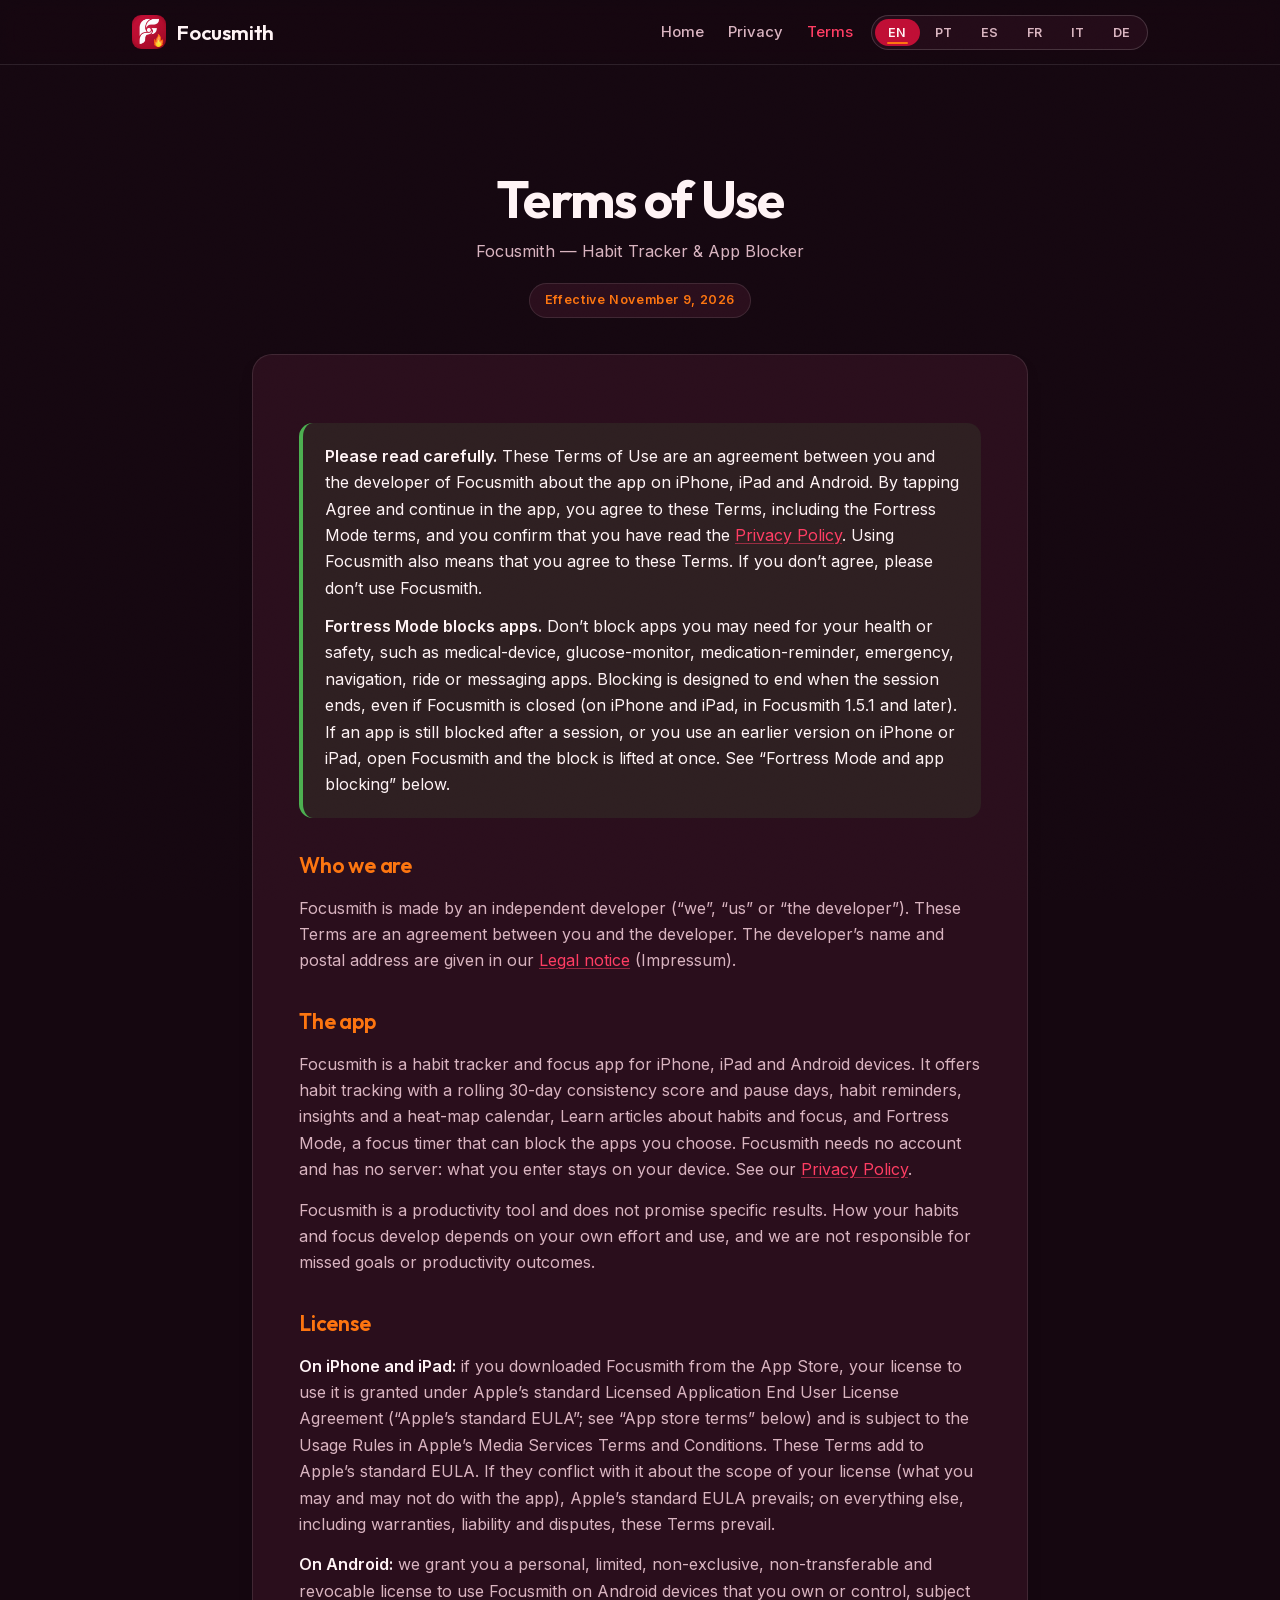
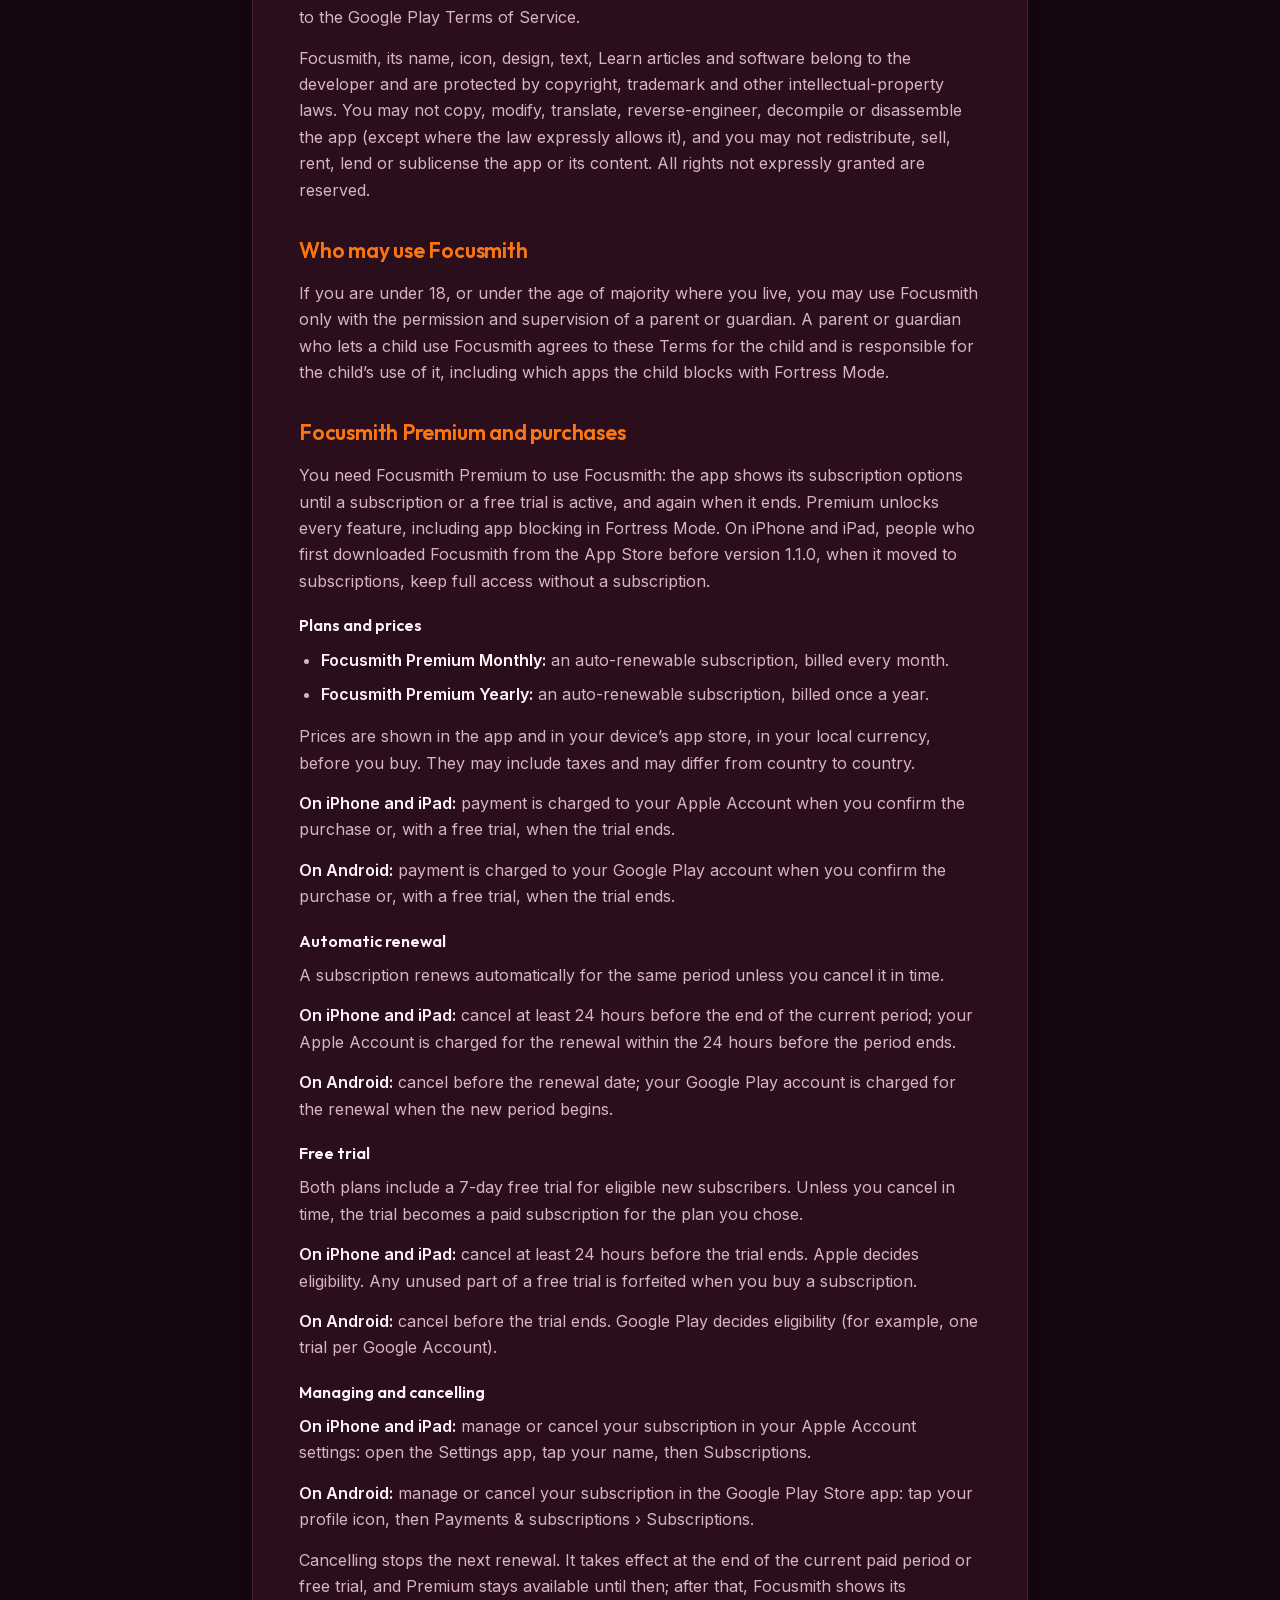
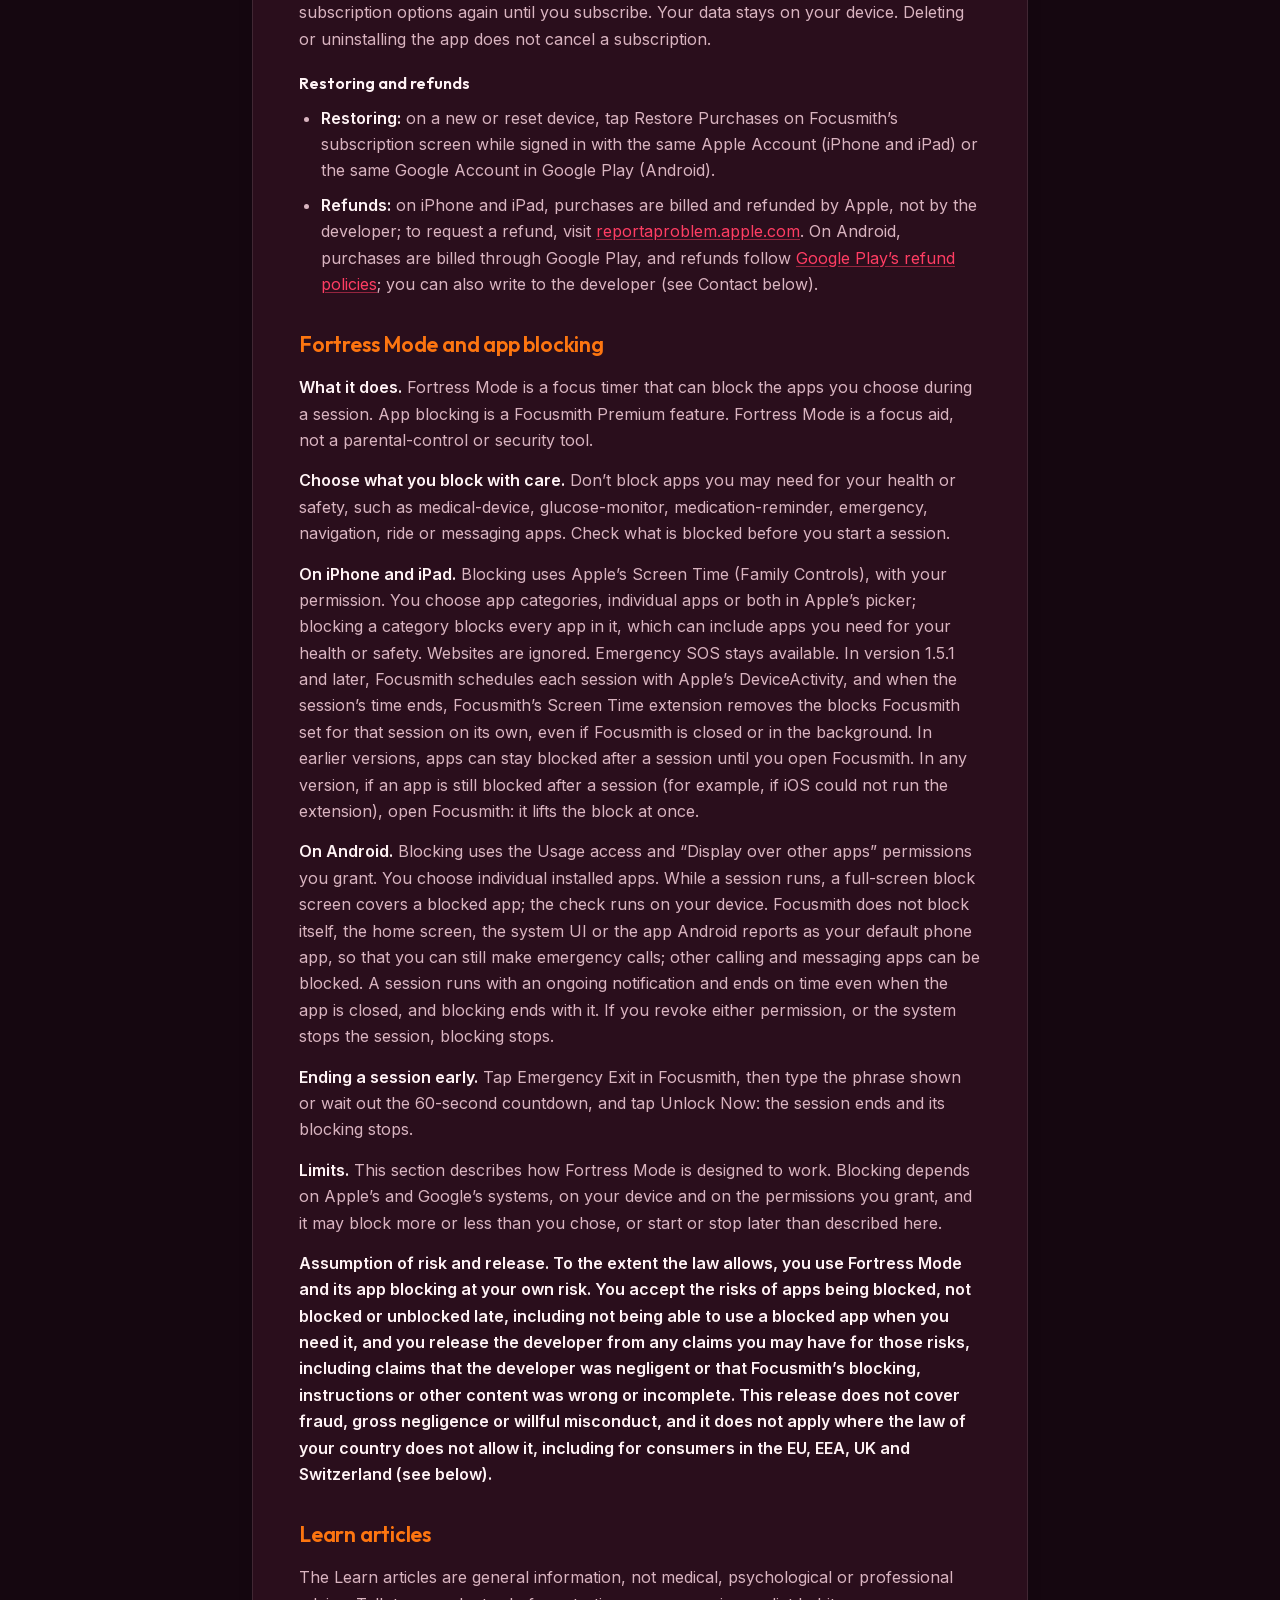
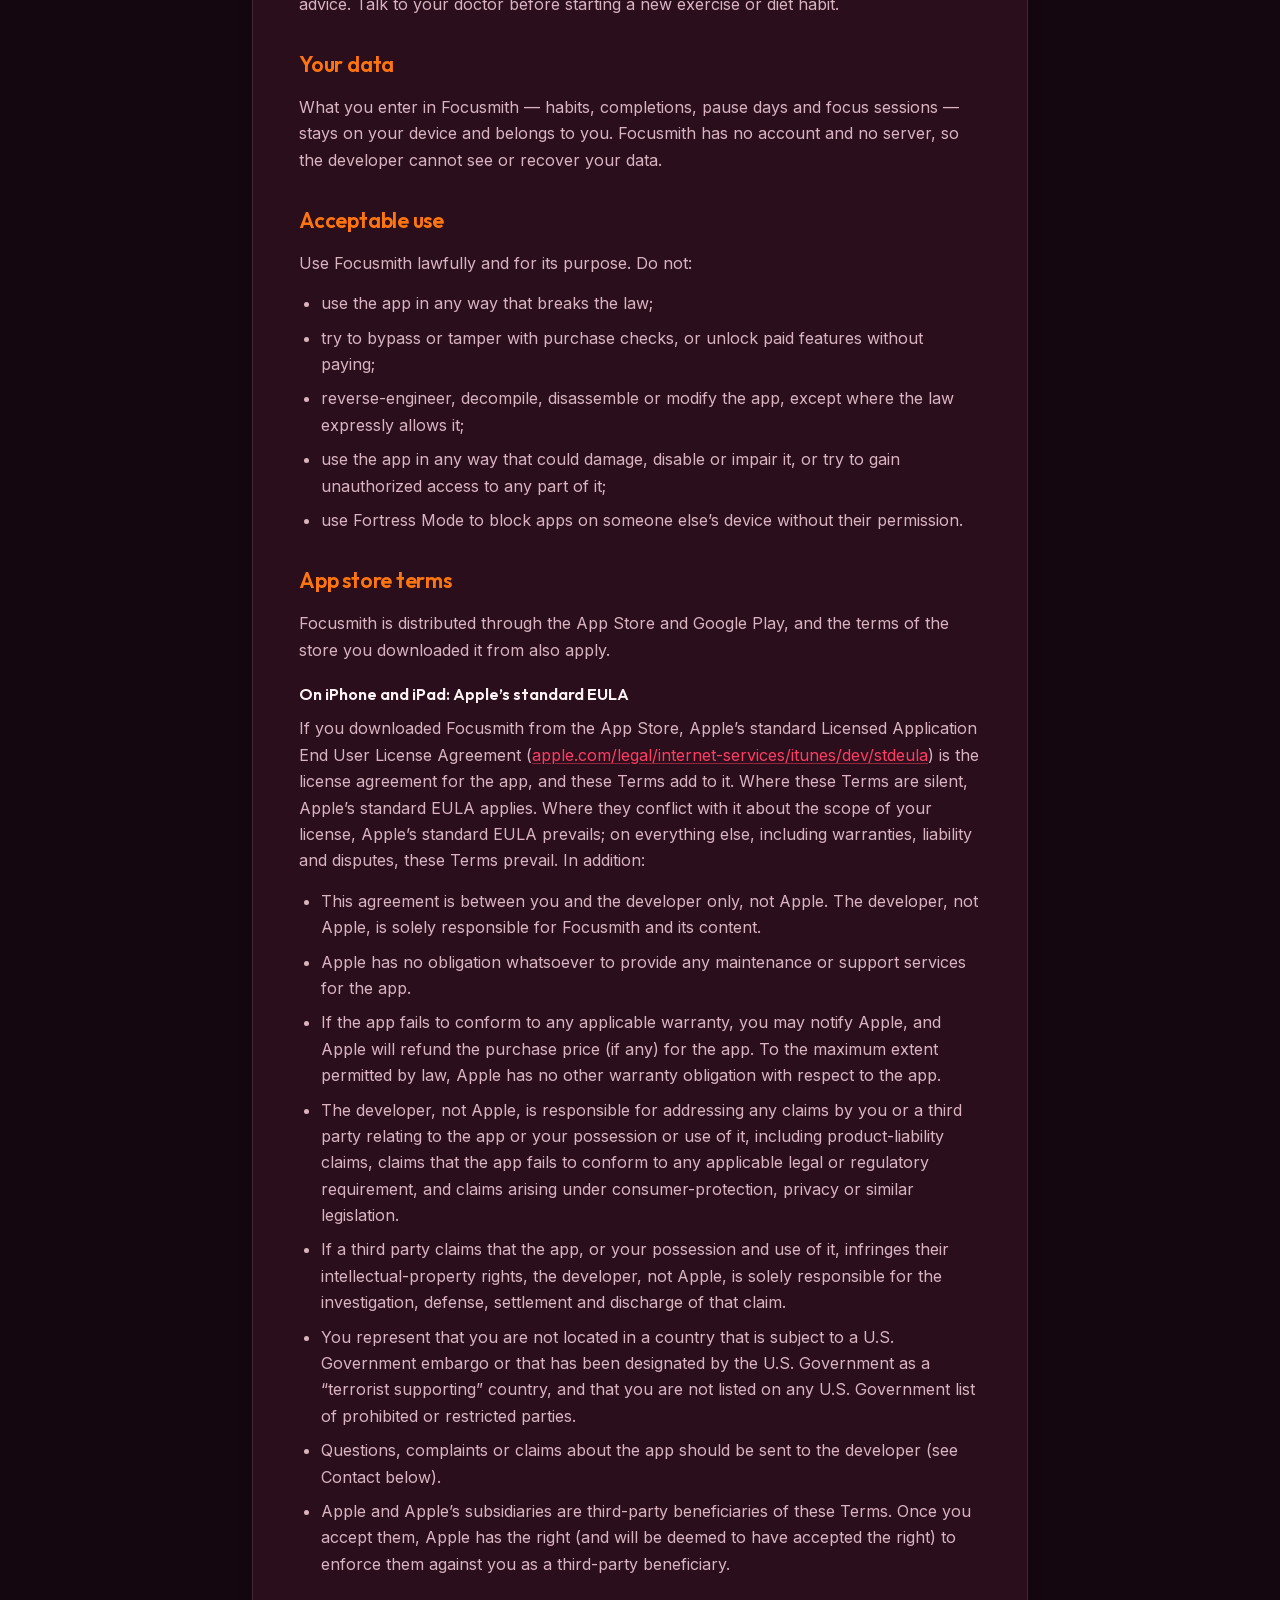
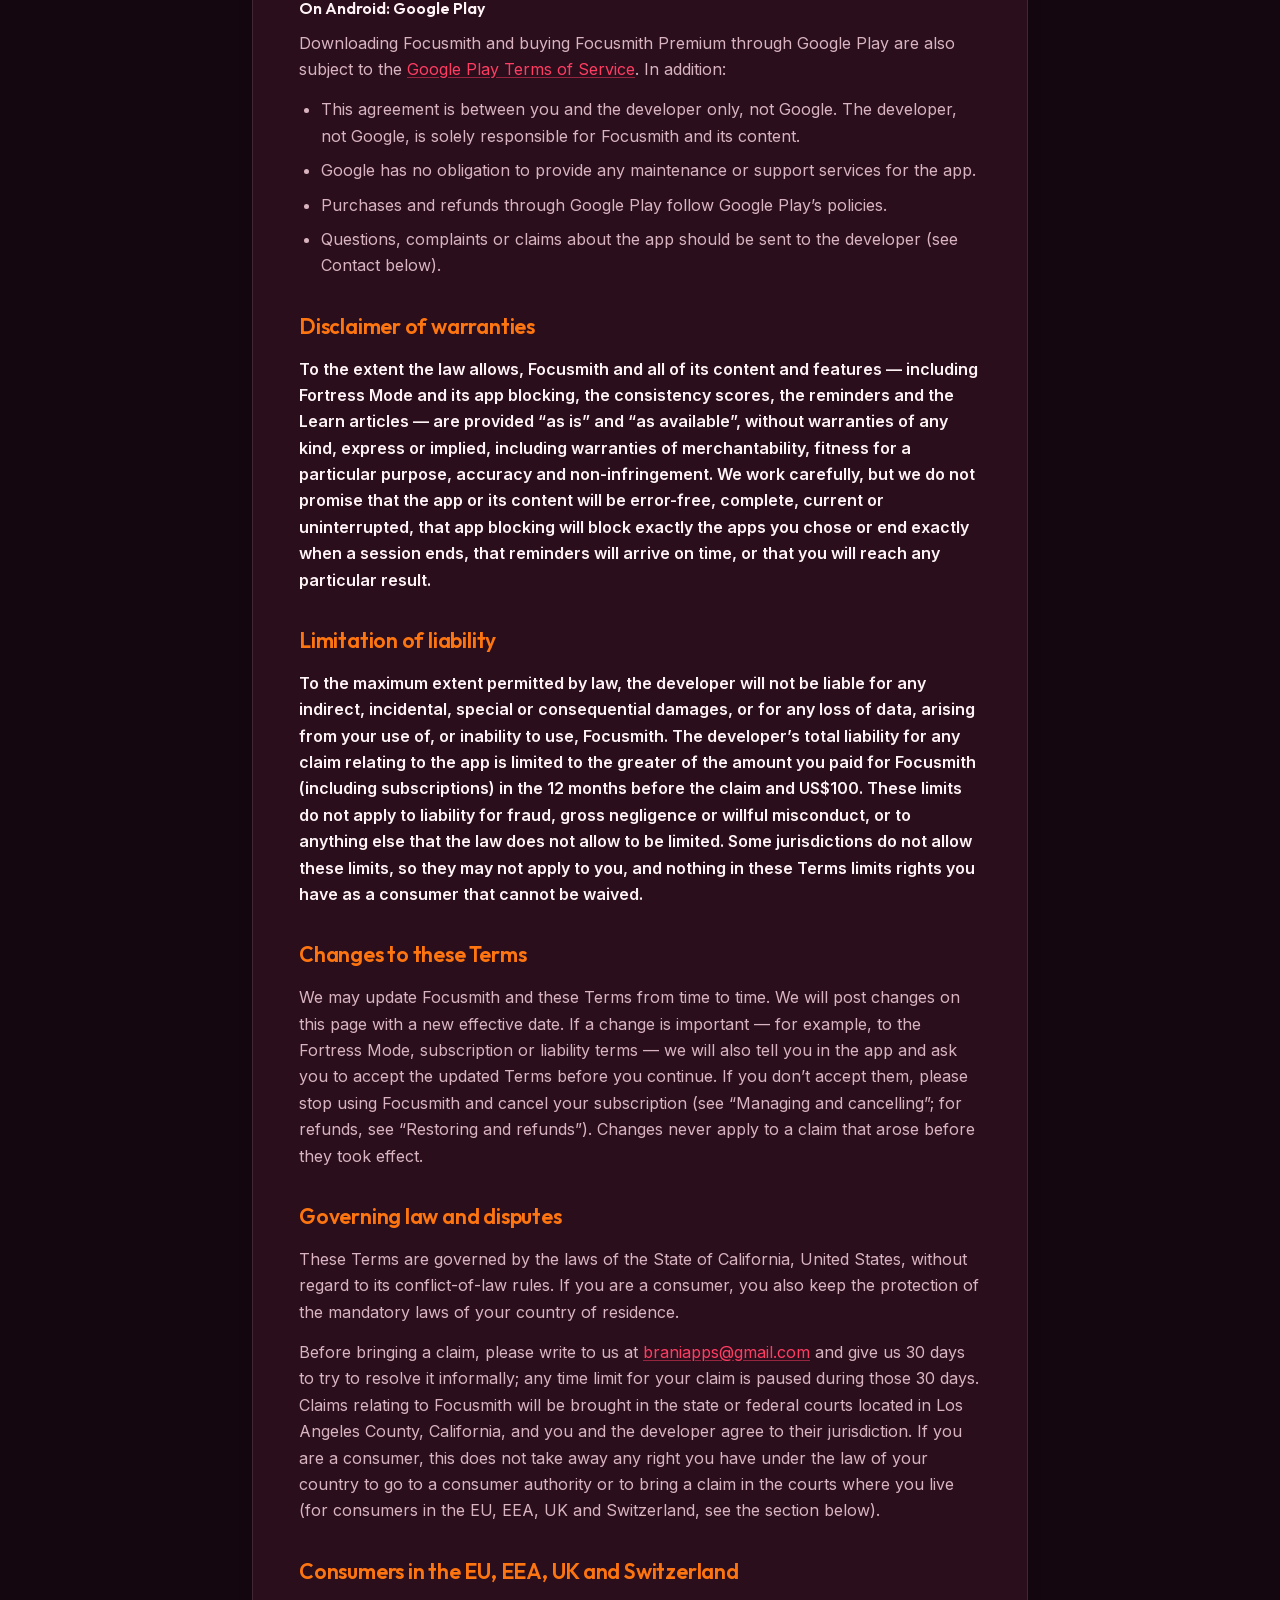
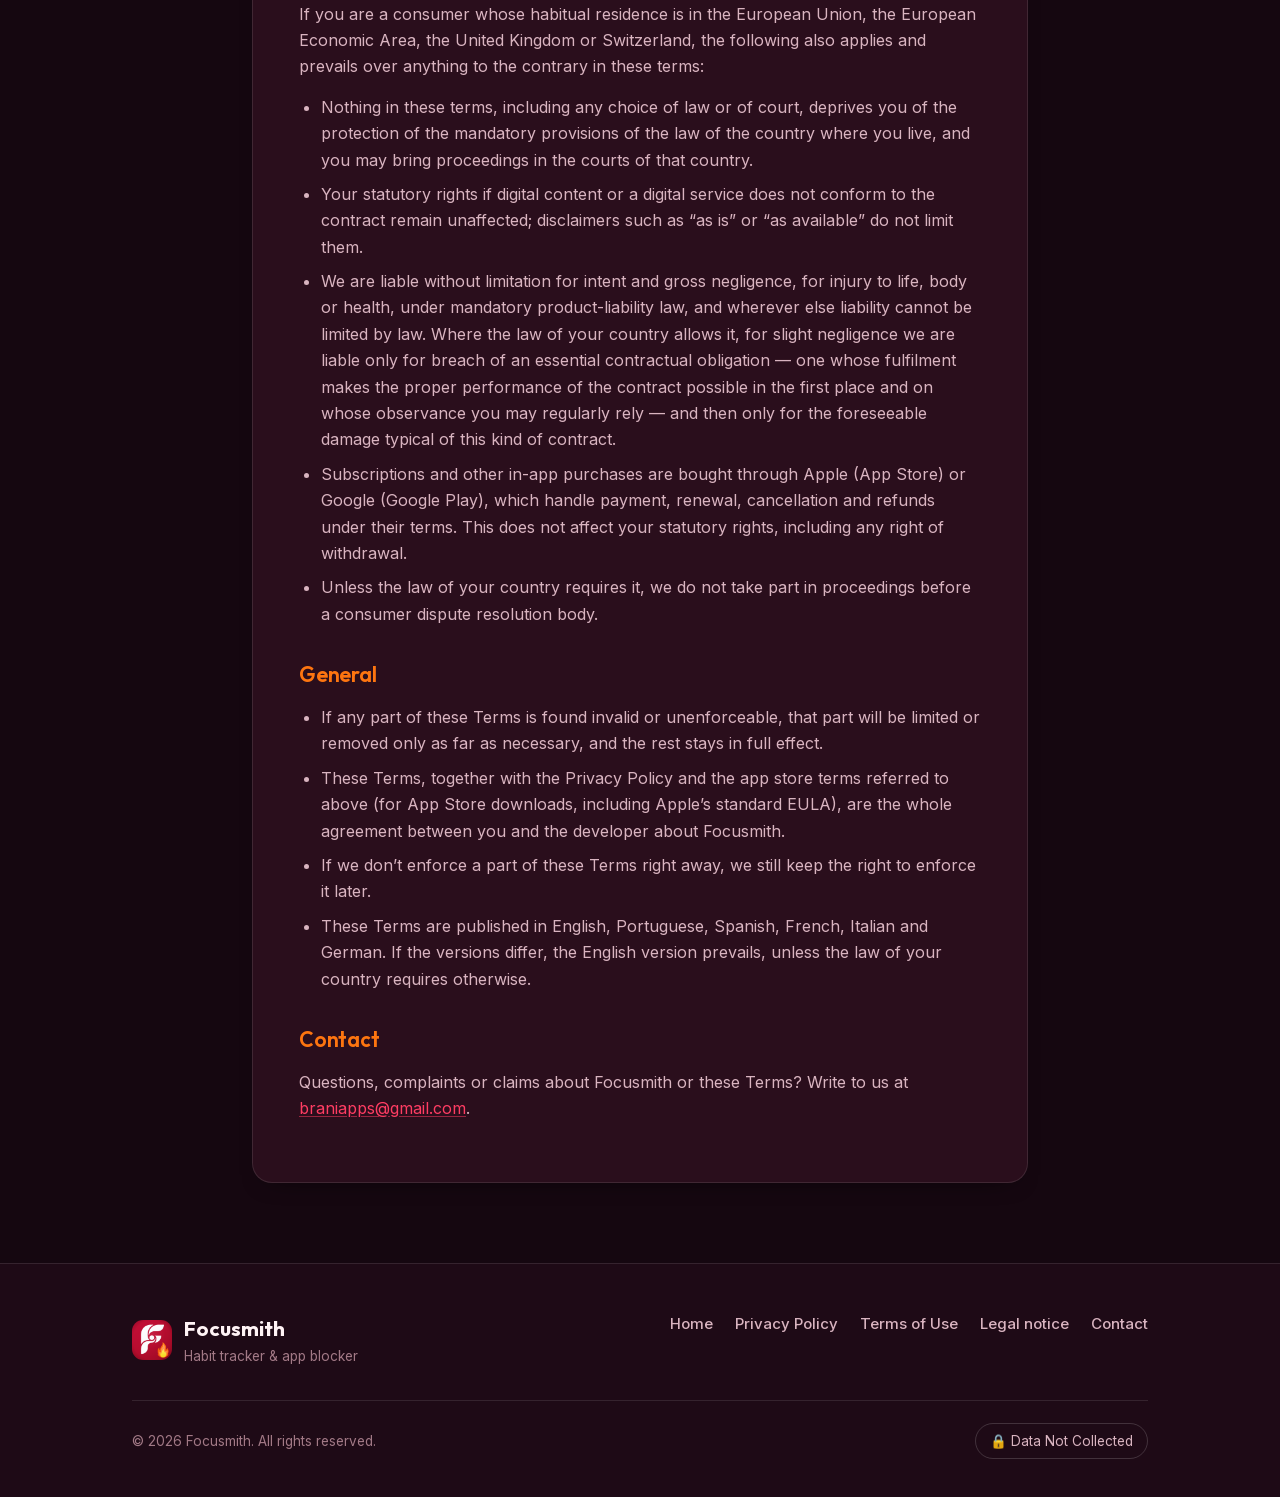
<file: terms.html>
<!DOCTYPE html>
<html lang="en">
<head>
<meta charset="UTF-8">
<meta name="viewport" content="width=device-width, initial-scale=1.0">
<title>Terms of Use / Termos de Uso / Términos de Uso / Conditions d’utilisation / Termini di utilizzo / Nutzungsbedingungen — Focusmith</title>
<meta name="description" content="Focusmith's terms of use in English, Portuguese, Spanish, French, Italian and German.">
<link rel="icon" href="app-icon.png">
<link rel="stylesheet" href="fonts/fonts.css">
<link rel="stylesheet" href="styles.css">
<script src="site.js" defer></script>
</head>
<body>

<a class="skip-link" href="#top" data-i18n-en="Skip to content" data-i18n-pt="Ir para o conteúdo" data-i18n-es="Ir al contenido" data-i18n-fr="Aller au contenu" data-i18n-it="Vai al contenuto" data-i18n-de="Zum Inhalt springen">Skip to content</a>

<header>
  <div class="nav">
    <a class="brand" href="index.html"><img src="app-icon.png" alt="Focusmith icon"><b>Focusmith</b></a>
    <div class="nav-right">
      <nav class="nav-links">
        <a href="index.html" data-i18n-en="Home" data-i18n-pt="Início" data-i18n-es="Inicio" data-i18n-fr="Accueil" data-i18n-it="Home" data-i18n-de="Start">Home</a>
        <a href="privacy.html" data-i18n-en="Privacy" data-i18n-pt="Privacidade" data-i18n-es="Privacidad" data-i18n-fr="Confidentialité" data-i18n-it="Privacy" data-i18n-de="Datenschutz">Privacy</a>
        <a href="terms.html" class="active" data-i18n-en="Terms" data-i18n-pt="Termos" data-i18n-es="Términos" data-i18n-fr="Conditions" data-i18n-it="Termini" data-i18n-de="Nutzungsbedingungen">Terms</a>
      </nav>
      <div class="langtabs" role="tablist" aria-label="Language">
        <button role="tab" class="langtab" data-lang-target="en" aria-label="English">EN</button>
        <button role="tab" class="langtab" data-lang-target="pt" aria-label="Português (Brasil)">PT</button>
        <button role="tab" class="langtab" data-lang-target="es" aria-label="Español">ES</button>
        <button role="tab" class="langtab" data-lang-target="fr" aria-label="Français">FR</button>
        <button role="tab" class="langtab" data-lang-target="it" aria-label="Italiano">IT</button>
        <button role="tab" class="langtab" data-lang-target="de" aria-label="Deutsch">DE</button>
      </div>
    </div>
  </div>
</header>

<main>
<section data-lang="en" id="top" lang="en">

<section class="doc-hero">
  <div class="wrap-narrow">
    <h1>Terms of Use</h1>
    <p class="app">Focusmith — Habit Tracker &amp; App Blocker</p>
    <span class="date">Effective November 9, 2026</span>
  </div>
</section>

<div class="wrap-narrow">
  <div class="doc">
      <div class="callout">
        <p style="margin-bottom:12px"><strong>Please read carefully.</strong> These Terms of Use are an agreement between you and the developer of Focusmith about the app on iPhone, iPad and Android. By tapping Agree and continue in the app, you agree to these Terms, including the Fortress Mode terms, and you confirm that you have read the <a href="privacy.html">Privacy Policy</a>. Using Focusmith also means that you agree to these Terms. If you don’t agree, please don’t use Focusmith.</p>
        <p><strong>Fortress Mode blocks apps.</strong> Don’t block apps you may need for your health or safety, such as medical-device, glucose-monitor, medication-reminder, emergency, navigation, ride or messaging apps. Blocking is designed to end when the session ends, even if Focusmith is closed (on iPhone and iPad, in Focusmith 1.5.1 and later). If an app is still blocked after a session, or you use an earlier version on iPhone or iPad, open Focusmith and the block is lifted at once. See “Fortress Mode and app blocking” below.</p>
      </div>

      <h2>Who we are</h2>
      <p>Focusmith is made by an independent developer (“we”, “us” or “the developer”). These Terms are an agreement between you and the developer. The developer’s name and postal address are given in our <a href="impressum.html">Legal notice</a> (Impressum).</p>

      <h2>The app</h2>
      <p>Focusmith is a habit tracker and focus app for iPhone, iPad and Android devices. It offers habit tracking with a rolling 30-day consistency score and pause days, habit reminders, insights and a heat-map calendar, Learn articles about habits and focus, and Fortress Mode, a focus timer that can block the apps you choose. Focusmith needs no account and has no server: what you enter stays on your device. See our <a href="privacy.html">Privacy Policy</a>.</p>
      <p>Focusmith is a productivity tool and does not promise specific results. How your habits and focus develop depends on your own effort and use, and we are not responsible for missed goals or productivity outcomes.</p>

      <h2>License</h2>
      <p><strong>On iPhone and iPad:</strong> if you downloaded Focusmith from the App Store, your license to use it is granted under Apple’s standard Licensed Application End User License Agreement (“Apple’s standard EULA”; see “App store terms” below) and is subject to the Usage Rules in Apple’s Media Services Terms and Conditions. These Terms add to Apple’s standard EULA. If they conflict with it about the scope of your license (what you may and may not do with the app), Apple’s standard EULA prevails; on everything else, including warranties, liability and disputes, these Terms prevail.</p>
      <p><strong>On Android:</strong> we grant you a personal, limited, non-exclusive, non-transferable and revocable license to use Focusmith on Android devices that you own or control, subject to the Google Play Terms of Service.</p>
      <p>Focusmith, its name, icon, design, text, Learn articles and software belong to the developer and are protected by copyright, trademark and other intellectual-property laws. You may not copy, modify, translate, reverse-engineer, decompile or disassemble the app (except where the law expressly allows it), and you may not redistribute, sell, rent, lend or sublicense the app or its content. All rights not expressly granted are reserved.</p>

      <h2>Who may use Focusmith</h2>
      <p>If you are under 18, or under the age of majority where you live, you may use Focusmith only with the permission and supervision of a parent or guardian. A parent or guardian who lets a child use Focusmith agrees to these Terms for the child and is responsible for the child’s use of it, including which apps the child blocks with Fortress Mode.</p>

      <h2>Focusmith Premium and purchases</h2>
      <p>You need Focusmith Premium to use Focusmith: the app shows its subscription options until a subscription or a free trial is active, and again when it ends. Premium unlocks every feature, including app blocking in Fortress Mode. On iPhone and iPad, people who first downloaded Focusmith from the App Store before version 1.1.0, when it moved to subscriptions, keep full access without a subscription.</p>

      <h3>Plans and prices</h3>
      <ul>
        <li><strong>Focusmith Premium Monthly:</strong> an auto-renewable subscription, billed every month.</li>
        <li><strong>Focusmith Premium Yearly:</strong> an auto-renewable subscription, billed once a year.</li>
      </ul>
      <p>Prices are shown in the app and in your device’s app store, in your local currency, before you buy. They may include taxes and may differ from country to country.</p>
      <p><strong>On iPhone and iPad:</strong> payment is charged to your Apple Account when you confirm the purchase or, with a free trial, when the trial ends.</p>
      <p><strong>On Android:</strong> payment is charged to your Google Play account when you confirm the purchase or, with a free trial, when the trial ends.</p>

      <h3>Automatic renewal</h3>
      <p>A subscription renews automatically for the same period unless you cancel it in time.</p>
      <p><strong>On iPhone and iPad:</strong> cancel at least 24 hours before the end of the current period; your Apple Account is charged for the renewal within the 24 hours before the period ends.</p>
      <p><strong>On Android:</strong> cancel before the renewal date; your Google Play account is charged for the renewal when the new period begins.</p>

      <h3>Free trial</h3>
      <p>Both plans include a 7-day free trial for eligible new subscribers. Unless you cancel in time, the trial becomes a paid subscription for the plan you chose.</p>
      <p><strong>On iPhone and iPad:</strong> cancel at least 24 hours before the trial ends. Apple decides eligibility. Any unused part of a free trial is forfeited when you buy a subscription.</p>
      <p><strong>On Android:</strong> cancel before the trial ends. Google Play decides eligibility (for example, one trial per Google Account).</p>

      <h3>Managing and cancelling</h3>
      <p><strong>On iPhone and iPad:</strong> manage or cancel your subscription in your Apple Account settings: open the Settings app, tap your name, then Subscriptions.</p>
      <p><strong>On Android:</strong> manage or cancel your subscription in the Google Play Store app: tap your profile icon, then Payments &amp; subscriptions › Subscriptions.</p>
      <p>Cancelling stops the next renewal. It takes effect at the end of the current paid period or free trial, and Premium stays available until then; after that, Focusmith shows its subscription options again until you subscribe. Your data stays on your device. Deleting or uninstalling the app does not cancel a subscription.</p>

      <h3>Restoring and refunds</h3>
      <ul>
        <li><strong>Restoring:</strong> on a new or reset device, tap Restore Purchases on Focusmith’s subscription screen while signed in with the same Apple Account (iPhone and iPad) or the same Google Account in Google Play (Android).</li>
        <li><strong>Refunds:</strong> on iPhone and iPad, purchases are billed and refunded by Apple, not by the developer; to request a refund, visit <a href="https://reportaproblem.apple.com/">reportaproblem.apple.com</a>. On Android, purchases are billed through Google Play, and refunds follow <a href="https://support.google.com/googleplay/answer/2479637">Google Play’s refund policies</a>; you can also write to the developer (see Contact below).</li>
      </ul>

      <h2>Fortress Mode and app blocking</h2>
      <p><strong>What it does.</strong> Fortress Mode is a focus timer that can block the apps you choose during a session. App blocking is a Focusmith Premium feature. Fortress Mode is a focus aid, not a parental-control or security tool.</p>
      <p><strong>Choose what you block with care.</strong> Don’t block apps you may need for your health or safety, such as medical-device, glucose-monitor, medication-reminder, emergency, navigation, ride or messaging apps. Check what is blocked before you start a session.</p>
      <p><strong>On iPhone and iPad.</strong> Blocking uses Apple’s Screen Time (Family Controls), with your permission. You choose app categories, individual apps or both in Apple’s picker; blocking a category blocks every app in it, which can include apps you need for your health or safety. Websites are ignored. Emergency SOS stays available. In version 1.5.1 and later, Focusmith schedules each session with Apple’s DeviceActivity, and when the session’s time ends, Focusmith’s Screen Time extension removes the blocks Focusmith set for that session on its own, even if Focusmith is closed or in the background. In earlier versions, apps can stay blocked after a session until you open Focusmith. In any version, if an app is still blocked after a session (for example, if iOS could not run the extension), open Focusmith: it lifts the block at once.</p>
      <p><strong>On Android.</strong> Blocking uses the Usage access and “Display over other apps” permissions you grant. You choose individual installed apps. While a session runs, a full-screen block screen covers a blocked app; the check runs on your device. Focusmith does not block itself, the home screen, the system UI or the app Android reports as your default phone app, so that you can still make emergency calls; other calling and messaging apps can be blocked. A session runs with an ongoing notification and ends on time even when the app is closed, and blocking ends with it. If you revoke either permission, or the system stops the session, blocking stops.</p>
      <p><strong>Ending a session early.</strong> Tap Emergency Exit in Focusmith, then type the phrase shown or wait out the 60-second countdown, and tap Unlock Now: the session ends and its blocking stops.</p>
      <p><strong>Limits.</strong> This section describes how Fortress Mode is designed to work. Blocking depends on Apple’s and Google’s systems, on your device and on the permissions you grant, and it may block more or less than you chose, or start or stop later than described here.</p>
      <p><strong>Assumption of risk and release. To the extent the law allows, you use Fortress Mode and its app blocking at your own risk. You accept the risks of apps being blocked, not blocked or unblocked late, including not being able to use a blocked app when you need it, and you release the developer from any claims you may have for those risks, including claims that the developer was negligent or that Focusmith’s blocking, instructions or other content was wrong or incomplete. This release does not cover fraud, gross negligence or willful misconduct, and it does not apply where the law of your country does not allow it, including for consumers in the EU, EEA, UK and Switzerland (see below).</strong></p>

      <h2>Learn articles</h2>
      <p>The Learn articles are general information, not medical, psychological or professional advice. Talk to your doctor before starting a new exercise or diet habit.</p>

      <h2>Your data</h2>
      <p>What you enter in Focusmith — habits, completions, pause days and focus sessions — stays on your device and belongs to you. Focusmith has no account and no server, so the developer cannot see or recover your data.</p>

      <h2>Acceptable use</h2>
      <p>Use Focusmith lawfully and for its purpose. Do not:</p>
      <ul>
        <li>use the app in any way that breaks the law;</li>
        <li>try to bypass or tamper with purchase checks, or unlock paid features without paying;</li>
        <li>reverse-engineer, decompile, disassemble or modify the app, except where the law expressly allows it;</li>
        <li>use the app in any way that could damage, disable or impair it, or try to gain unauthorized access to any part of it;</li>
        <li>use Fortress Mode to block apps on someone else’s device without their permission.</li>
      </ul>

      <h2>App store terms</h2>
      <p>Focusmith is distributed through the App Store and Google Play, and the terms of the store you downloaded it from also apply.</p>

      <h3>On iPhone and iPad: Apple’s standard EULA</h3>
      <p>If you downloaded Focusmith from the App Store, Apple’s standard Licensed Application End User License Agreement (<a href="https://www.apple.com/legal/internet-services/itunes/dev/stdeula/">apple.com/legal/internet-services/itunes/dev/stdeula</a>) is the license agreement for the app, and these Terms add to it. Where these Terms are silent, Apple’s standard EULA applies. Where they conflict with it about the scope of your license, Apple’s standard EULA prevails; on everything else, including warranties, liability and disputes, these Terms prevail. In addition:</p>
      <ul>
        <li>This agreement is between you and the developer only, not Apple. The developer, not Apple, is solely responsible for Focusmith and its content.</li>
        <li>Apple has no obligation whatsoever to provide any maintenance or support services for the app.</li>
        <li>If the app fails to conform to any applicable warranty, you may notify Apple, and Apple will refund the purchase price (if any) for the app. To the maximum extent permitted by law, Apple has no other warranty obligation with respect to the app.</li>
        <li>The developer, not Apple, is responsible for addressing any claims by you or a third party relating to the app or your possession or use of it, including product-liability claims, claims that the app fails to conform to any applicable legal or regulatory requirement, and claims arising under consumer-protection, privacy or similar legislation.</li>
        <li>If a third party claims that the app, or your possession and use of it, infringes their intellectual-property rights, the developer, not Apple, is solely responsible for the investigation, defense, settlement and discharge of that claim.</li>
        <li>You represent that you are not located in a country that is subject to a U.S. Government embargo or that has been designated by the U.S. Government as a “terrorist supporting” country, and that you are not listed on any U.S. Government list of prohibited or restricted parties.</li>
        <li>Questions, complaints or claims about the app should be sent to the developer (see Contact below).</li>
        <li>Apple and Apple’s subsidiaries are third-party beneficiaries of these Terms. Once you accept them, Apple has the right (and will be deemed to have accepted the right) to enforce them against you as a third-party beneficiary.</li>
      </ul>

      <h3>On Android: Google Play</h3>
      <p>Downloading Focusmith and buying Focusmith Premium through Google Play are also subject to the <a href="https://play.google.com/about/play-terms/">Google Play Terms of Service</a>. In addition:</p>
      <ul>
        <li>This agreement is between you and the developer only, not Google. The developer, not Google, is solely responsible for Focusmith and its content.</li>
        <li>Google has no obligation to provide any maintenance or support services for the app.</li>
        <li>Purchases and refunds through Google Play follow Google Play’s policies.</li>
        <li>Questions, complaints or claims about the app should be sent to the developer (see Contact below).</li>
      </ul>

      <h2>Disclaimer of warranties</h2>
      <p><strong>To the extent the law allows, Focusmith and all of its content and features — including Fortress Mode and its app blocking, the consistency scores, the reminders and the Learn articles — are provided “as is” and “as available”, without warranties of any kind, express or implied, including warranties of merchantability, fitness for a particular purpose, accuracy and non-infringement. We work carefully, but we do not promise that the app or its content will be error-free, complete, current or uninterrupted, that app blocking will block exactly the apps you chose or end exactly when a session ends, that reminders will arrive on time, or that you will reach any particular result.</strong></p>

      <h2>Limitation of liability</h2>
      <p><strong>To the maximum extent permitted by law, the developer will not be liable for any indirect, incidental, special or consequential damages, or for any loss of data, arising from your use of, or inability to use, Focusmith. The developer’s total liability for any claim relating to the app is limited to the greater of the amount you paid for Focusmith (including subscriptions) in the 12 months before the claim and US$100. These limits do not apply to liability for fraud, gross negligence or willful misconduct, or to anything else that the law does not allow to be limited. Some jurisdictions do not allow these limits, so they may not apply to you, and nothing in these Terms limits rights you have as a consumer that cannot be waived.</strong></p>

      <h2>Changes to these Terms</h2>
      <p>We may update Focusmith and these Terms from time to time. We will post changes on this page with a new effective date. If a change is important — for example, to the Fortress Mode, subscription or liability terms — we will also tell you in the app and ask you to accept the updated Terms before you continue. If you don’t accept them, please stop using Focusmith and cancel your subscription (see “Managing and cancelling”; for refunds, see “Restoring and refunds”). Changes never apply to a claim that arose before they took effect.</p>

      <h2>Governing law and disputes</h2>
      <p>These Terms are governed by the laws of the State of California, United States, without regard to its conflict-of-law rules. If you are a consumer, you also keep the protection of the mandatory laws of your country of residence.</p>
      <p>Before bringing a claim, please write to us at <a href="mailto:braniapps@gmail.com">braniapps@gmail.com</a> and give us 30 days to try to resolve it informally; any time limit for your claim is paused during those 30 days. Claims relating to Focusmith will be brought in the state or federal courts located in Los Angeles County, California, and you and the developer agree to their jurisdiction. If you are a consumer, this does not take away any right you have under the law of your country to go to a consumer authority or to bring a claim in the courts where you live (for consumers in the EU, EEA, UK and Switzerland, see the section below).</p>

      <h2 id="eu-consumers">Consumers in the EU, EEA, UK and Switzerland</h2>
      <p>If you are a consumer whose habitual residence is in the European Union, the European Economic Area, the United Kingdom or Switzerland, the following also applies and prevails over anything to the contrary in these terms:</p>
      <ul>
        <li>Nothing in these terms, including any choice of law or of court, deprives you of the protection of the mandatory provisions of the law of the country where you live, and you may bring proceedings in the courts of that country.</li>
        <li>Your statutory rights if digital content or a digital service does not conform to the contract remain unaffected; disclaimers such as “as is” or “as available” do not limit them.</li>
        <li>We are liable without limitation for intent and gross negligence, for injury to life, body or health, under mandatory product-liability law, and wherever else liability cannot be limited by law. Where the law of your country allows it, for slight negligence we are liable only for breach of an essential contractual obligation — one whose fulfilment makes the proper performance of the contract possible in the first place and on whose observance you may regularly rely — and then only for the foreseeable damage typical of this kind of contract.</li>
        <li>Subscriptions and other in-app purchases are bought through Apple (App Store) or Google (Google Play), which handle payment, renewal, cancellation and refunds under their terms. This does not affect your statutory rights, including any right of withdrawal.</li>
        <li>Unless the law of your country requires it, we do not take part in proceedings before a consumer dispute resolution body.</li>
      </ul>

      <h2>General</h2>
      <ul>
        <li>If any part of these Terms is found invalid or unenforceable, that part will be limited or removed only as far as necessary, and the rest stays in full effect.</li>
        <li>These Terms, together with the Privacy Policy and the app store terms referred to above (for App Store downloads, including Apple’s standard EULA), are the whole agreement between you and the developer about Focusmith.</li>
        <li>If we don’t enforce a part of these Terms right away, we still keep the right to enforce it later.</li>
        <li>These Terms are published in English, Portuguese, Spanish, French, Italian and German. If the versions differ, the English version prevails, unless the law of your country requires otherwise.</li>
      </ul>

      <h2>Contact</h2>
      <p>Questions, complaints or claims about Focusmith or these Terms? Write to us at <a href="mailto:braniapps@gmail.com">braniapps@gmail.com</a>.</p>
  </div>
</div>

</section>

<section data-lang="pt" id="portugues" lang="pt-BR">

<section class="doc-hero">
  <div class="wrap-narrow">
    <h1>Termos de Uso</h1>
    <p class="app">Focusmith — Rastreador de hábitos e bloqueador de apps</p>
    <span class="date">Em vigor desde 9 de novembro de 2026</span>
  </div>
</section>

<div class="wrap-narrow">
  <div class="doc">
      <div class="callout">
        <p style="margin-bottom:12px"><strong>Leia com atenção.</strong> Estes Termos de Uso são um acordo entre você e o desenvolvedor do Focusmith sobre o aplicativo no iPhone, no iPad e no Android. Ao tocar em Concordar e continuar no aplicativo, você concorda com estes Termos, incluindo as cláusulas sobre o Modo Fortaleza, e confirma que leu a <a href="privacy.html">Política de Privacidade</a>. Usar o Focusmith também significa que você concorda com estes Termos. Se não concordar, por favor não use o Focusmith.</p>
        <p><strong>O Modo Fortaleza bloqueia apps.</strong> Não bloqueie apps de que você possa precisar para sua saúde ou segurança, como apps de dispositivos médicos, de monitoramento de glicose, de lembretes de medicamentos, de emergência, de navegação, de transporte ou de mensagens. O bloqueio foi projetado para terminar junto com a sessão, mesmo com o Focusmith fechado (no iPhone e no iPad, a partir do Focusmith 1.5.1). Se um app continuar bloqueado depois de uma sessão, ou se você usar uma versão anterior no iPhone ou no iPad, abra o Focusmith e o bloqueio é removido imediatamente. Veja “Modo Fortaleza e bloqueio de apps” abaixo.</p>
      </div>

      <h2>Quem somos</h2>
      <p>O Focusmith é feito por um desenvolvedor independente (“nós” ou “o desenvolvedor”). Estes Termos são um acordo entre você e o desenvolvedor. O nome e o endereço postal do desenvolvedor estão indicados no nosso <a href="impressum.html">Aviso legal</a> (Impressum).</p>

      <h2>O aplicativo</h2>
      <p>O Focusmith é um aplicativo de acompanhamento de hábitos e de foco para iPhone, iPad e dispositivos Android. Ele oferece acompanhamento de hábitos com uma pontuação de consistência calculada sempre sobre os últimos 30 dias e com dias de pausa, lembretes de hábitos, análises e um calendário de mapa de calor, artigos da aba Aprender sobre hábitos e foco, e o Modo Fortaleza, um timer de foco que pode bloquear os apps que você escolher. O Focusmith não exige conta e não tem servidor: o que você registra fica no seu dispositivo. Veja a nossa <a href="privacy.html">Política de Privacidade</a>.</p>
      <p>O Focusmith é uma ferramenta de produtividade e não promete resultados específicos. A evolução dos seus hábitos e do seu foco depende do seu próprio esforço e do uso que você faz do aplicativo, e não somos responsáveis por metas não alcançadas nem por resultados de produtividade.</p>

      <h2>Licença</h2>
      <p><strong>No iPhone e no iPad:</strong> se você baixou o Focusmith da App Store, a sua licença de uso é concedida nos termos do Contrato de Licença de Usuário Final de Aplicativo Licenciado padrão da Apple (Licensed Application End User License Agreement; o “EULA padrão da Apple”; veja “Termos das lojas de aplicativos” abaixo) e está sujeita às Regras de Uso dos Termos e Condições dos Serviços de Mídia da Apple. Estes Termos complementam o EULA padrão da Apple. Se houver conflito entre eles quanto ao escopo da sua licença (o que você pode e o que não pode fazer com o aplicativo), prevalece o EULA padrão da Apple; em todos os demais assuntos, incluindo garantias, responsabilidade e litígios, prevalecem estes Termos.</p>
      <p><strong>No Android:</strong> concedemos a você uma licença pessoal, limitada, não exclusiva, intransferível e revogável para usar o Focusmith em dispositivos Android que você possua ou controle, sujeita aos Termos de Serviço do Google Play.</p>
      <p>O Focusmith, o seu nome, ícone, design, textos, artigos da aba Aprender e software pertencem ao desenvolvedor e são protegidos pelas leis de direitos autorais, de marcas e de outros direitos de propriedade intelectual. Você não pode copiar, modificar, traduzir, fazer engenharia reversa, descompilar ou desmontar o aplicativo (exceto quando a lei expressamente o permitir), nem redistribuir, vender, alugar, emprestar ou sublicenciar o aplicativo ou o seu conteúdo. Todos os direitos não concedidos expressamente ficam reservados.</p>

      <h2>Quem pode usar o Focusmith</h2>
      <p>Se você tem menos de 18 anos, ou ainda não atingiu a maioridade no lugar onde vive, só pode usar o Focusmith com a permissão e a supervisão de um dos seus pais ou de um responsável legal. O pai, a mãe ou o responsável legal que permite que um menor use o Focusmith concorda com estes Termos em nome do menor e é responsável pelo uso que ele faz do aplicativo, incluindo os apps que ele bloqueia com o Modo Fortaleza.</p>

      <h2>Focusmith Premium e compras</h2>
      <p>Você precisa do Focusmith Premium para usar o Focusmith: o aplicativo mostra as opções de assinatura até que uma assinatura ou um teste gratuito esteja ativo, e volta a mostrá-las quando a assinatura ou o teste termina. O Premium libera todos os recursos, incluindo o bloqueio de apps no Modo Fortaleza. No iPhone e no iPad, quem baixou o Focusmith da App Store pela primeira vez antes da versão 1.1.0, quando ele passou para o modelo de assinatura, mantém acesso completo sem assinatura.</p>

      <h3>Planos e preços</h3>
      <ul>
        <li><strong>Focusmith Premium Mensal:</strong> assinatura com renovação automática, cobrada todo mês.</li>
        <li><strong>Focusmith Premium Anual:</strong> assinatura com renovação automática, cobrada uma vez por ano.</li>
      </ul>
      <p>Os preços são mostrados no aplicativo e na loja de aplicativos do seu dispositivo, na sua moeda local, antes da compra. Eles podem incluir impostos e variar de país para país.</p>
      <p><strong>No iPhone e no iPad:</strong> o pagamento é cobrado da sua Conta Apple quando você confirma a compra ou, com um teste gratuito, quando o teste termina.</p>
      <p><strong>No Android:</strong> o pagamento é cobrado da sua conta do Google Play quando você confirma a compra ou, com um teste gratuito, quando o teste termina.</p>

      <h3>Renovação automática</h3>
      <p>A assinatura é renovada automaticamente pelo mesmo período, a menos que você a cancele a tempo.</p>
      <p><strong>No iPhone e no iPad:</strong> cancele pelo menos 24 horas antes do fim do período atual; a renovação é cobrada da sua Conta Apple nas 24 horas anteriores ao fim do período.</p>
      <p><strong>No Android:</strong> cancele antes da data de renovação; a renovação é cobrada da sua conta do Google Play quando o novo período começa.</p>

      <h3>Teste gratuito</h3>
      <p>Os dois planos incluem um teste gratuito de 7 dias para novos assinantes elegíveis. Se você não cancelar a tempo, o teste se torna uma assinatura paga do plano escolhido.</p>
      <p><strong>No iPhone e no iPad:</strong> cancele pelo menos 24 horas antes do fim do teste. A elegibilidade é definida pela Apple. Qualquer parte não usada de um teste gratuito é perdida quando você compra uma assinatura.</p>
      <p><strong>No Android:</strong> cancele antes do fim do teste. A elegibilidade é definida pelo Google Play (por exemplo, um teste por Conta do Google).</p>

      <h3>Gerenciar e cancelar</h3>
      <p><strong>No iPhone e no iPad:</strong> gerencie ou cancele a assinatura nos ajustes da sua Conta Apple: abra o app Ajustes, toque no seu nome e depois em Assinaturas.</p>
      <p><strong>No Android:</strong> gerencie ou cancele a assinatura no app Google Play Store: toque no ícone do seu perfil e depois em Pagamentos e assinaturas › Assinaturas.</p>
      <p>O cancelamento impede a próxima renovação. Ele produz efeito no fim do período pago atual ou do teste gratuito, e o Premium continua disponível até lá; depois disso, o Focusmith volta a mostrar as opções de assinatura até que você assine. Os seus dados continuam no seu dispositivo. Apagar ou desinstalar o aplicativo não cancela a assinatura.</p>

      <h3>Restauração e reembolsos</h3>
      <ul>
        <li><strong>Restauração:</strong> num dispositivo novo ou restaurado, toque em Restaurar compras na tela de assinatura do Focusmith, usando a mesma Conta Apple (iPhone e iPad) ou a mesma Conta do Google no Google Play (Android).</li>
        <li><strong>Reembolsos:</strong> no iPhone e no iPad, as compras são cobradas e reembolsadas pela Apple, não pelo desenvolvedor; para pedir um reembolso, acesse <a href="https://reportaproblem.apple.com/">reportaproblem.apple.com</a>. No Android, as compras são cobradas pelo Google Play, e os reembolsos seguem as <a href="https://support.google.com/googleplay/answer/2479637">políticas de reembolso do Google Play</a>; você também pode escrever para o desenvolvedor (veja Contato abaixo).</li>
      </ul>

      <h2>Modo Fortaleza e bloqueio de apps</h2>
      <p><strong>O que ele faz.</strong> O Modo Fortaleza é um timer de foco que pode bloquear os apps que você escolher durante uma sessão. O bloqueio de apps é um recurso do Focusmith Premium. O Modo Fortaleza é um auxílio ao foco, não uma ferramenta de controle parental nem de segurança.</p>
      <p><strong>Escolha com cuidado o que você bloqueia.</strong> Não bloqueie apps de que você possa precisar para sua saúde ou segurança, como apps de dispositivos médicos, de monitoramento de glicose, de lembretes de medicamentos, de emergência, de navegação, de transporte ou de mensagens. Verifique o que está bloqueado antes de iniciar uma sessão.</p>
      <p><strong>No iPhone e no iPad.</strong> O bloqueio usa o Tempo de Uso da Apple (Family Controls), com a sua permissão. Você escolhe categorias de apps, apps individuais ou ambos no seletor da Apple; bloquear uma categoria bloqueia todos os apps dela, o que pode incluir apps de que você precisa para sua saúde ou segurança. Os sites são ignorados. O SOS de Emergência continua disponível. A partir do Focusmith 1.5.1, o Focusmith agenda cada sessão por meio do DeviceActivity da Apple e, quando o tempo da sessão termina, a extensão de Tempo de Uso do Focusmith remove por conta própria os bloqueios que o Focusmith aplicou nessa sessão, mesmo que o Focusmith esteja fechado ou em segundo plano. Nas versões anteriores, os apps podem continuar bloqueados depois de uma sessão até você abrir o Focusmith. Em qualquer versão, se um app continuar bloqueado depois de uma sessão (por exemplo, se o iOS não conseguir executar a extensão), abra o Focusmith: ele remove o bloqueio imediatamente.</p>
      <p><strong>No Android.</strong> O bloqueio usa as permissões Acesso ao uso e “Sobrepor a outros apps”, concedidas por você. Você escolhe apps instalados, um a um. Enquanto uma sessão está em andamento, uma tela de bloqueio do Focusmith, em tela cheia, cobre o app bloqueado; a verificação é feita no seu dispositivo. O Focusmith não bloqueia a si mesmo, a tela inicial, a interface do sistema nem o app que o Android indica como o seu app de telefone padrão, para que você continue podendo fazer chamadas de emergência; outros apps de chamadas e de mensagens podem ser bloqueados. A sessão é executada com uma notificação contínua e termina no horário previsto mesmo quando o aplicativo está fechado, e o bloqueio termina junto com ela. Se você revogar qualquer uma das permissões, ou se o sistema interromper a sessão, o bloqueio para.</p>
      <p><strong>Encerrar uma sessão mais cedo.</strong> Toque em Saída de emergência no Focusmith, depois digite a frase exibida ou espere até o fim da contagem regressiva de 60 segundos e toque em Desbloquear agora: a sessão termina e, com ela, o bloqueio.</p>
      <p><strong>Limitações.</strong> Esta seção descreve como o Modo Fortaleza foi projetado para funcionar. O bloqueio depende dos sistemas da Apple e do Google, do seu dispositivo e das permissões que você concede, e pode bloquear mais ou menos do que você escolheu, ou começar ou parar mais tarde do que o descrito aqui.</p>
      <p><strong>Assunção de riscos e renúncia a reclamações. Na medida permitida por lei, você usa o Modo Fortaleza e o seu bloqueio de apps por sua conta e risco. Você assume os riscos de apps serem bloqueados, de não serem bloqueados ou de serem desbloqueados com atraso, incluindo o de não conseguir usar um app bloqueado quando precisar dele, e renuncia a quaisquer reclamações que você possa ter contra o desenvolvedor relativas a esses riscos, inclusive às que aleguem que o desenvolvedor agiu com negligência ou que o bloqueio, as instruções ou outro conteúdo do Focusmith estavam incorretos ou incompletos. Esta renúncia não abrange fraude, culpa grave ou conduta dolosa e não se aplica onde a lei do seu país não a permitir, inclusive para consumidores na UE, no EEE, no Reino Unido e na Suíça (veja abaixo).</strong></p>

      <h2>Artigos da aba Aprender</h2>
      <p>Os artigos da aba Aprender são informações gerais, não aconselhamento médico, psicológico ou profissional. Converse com o seu médico antes de começar um novo hábito de exercícios ou de alimentação.</p>

      <h2>Seus dados</h2>
      <p>O que você registra no Focusmith — hábitos, conclusões, dias de pausa e sessões de foco — fica no seu dispositivo e pertence a você. O Focusmith não tem conta nem servidor, então o desenvolvedor não pode ver nem recuperar os seus dados.</p>

      <h2>Uso aceitável</h2>
      <p>Use o Focusmith de forma lícita e para a finalidade a que ele se destina. Não:</p>
      <ul>
        <li>use o aplicativo de nenhuma forma que viole a lei;</li>
        <li>tente contornar ou adulterar a verificação de compras, nem liberar recursos pagos sem pagar;</li>
        <li>faça engenharia reversa, descompile, desmonte ou modifique o aplicativo, exceto quando a lei expressamente o permitir;</li>
        <li>use o aplicativo de nenhuma forma que possa danificá-lo, desativá-lo ou prejudicá-lo, nem tente obter acesso não autorizado a qualquer parte dele;</li>
        <li>use o Modo Fortaleza para bloquear apps no dispositivo de outra pessoa sem a permissão dela.</li>
      </ul>

      <h2>Termos das lojas de aplicativos</h2>
      <p>O Focusmith é distribuído pela App Store e pelo Google Play, e os termos da loja de onde você o baixou também se aplicam.</p>

      <h3>No iPhone e no iPad: EULA padrão da Apple</h3>
      <p>Se você baixou o Focusmith da App Store, o Contrato de Licença de Usuário Final de Aplicativo Licenciado padrão da Apple (<a href="https://www.apple.com/legal/internet-services/itunes/dev/stdeula/">apple.com/legal/internet-services/itunes/dev/stdeula</a>) é o contrato de licença do aplicativo, e estes Termos o complementam. Naquilo que estes Termos não tratarem, aplica-se o EULA padrão da Apple. Quando houver conflito entre eles quanto ao escopo da sua licença, prevalece o EULA padrão da Apple; em todos os demais assuntos, incluindo garantias, responsabilidade e litígios, prevalecem estes Termos. Além disso:</p>
      <ul>
        <li>Este contrato é celebrado apenas entre você e o desenvolvedor, e não com a Apple. O desenvolvedor, e não a Apple, é o único responsável pelo Focusmith e pelo seu conteúdo.</li>
        <li>A Apple não tem absolutamente nenhuma obrigação de oferecer serviços de manutenção ou suporte para o aplicativo.</li>
        <li>Se o aplicativo não cumprir alguma garantia aplicável, você pode notificar a Apple, e a Apple reembolsará o preço de compra do aplicativo (se houver). Na máxima extensão permitida por lei, a Apple não tem nenhuma outra obrigação de garantia em relação ao aplicativo.</li>
        <li>O desenvolvedor, e não a Apple, é responsável por atender a quaisquer reclamações suas ou de terceiros relacionadas ao aplicativo ou à sua posse ou uso, incluindo reclamações de responsabilidade pelo produto, alegações de que o aplicativo não cumpre algum requisito legal ou regulatório aplicável e reclamações baseadas em leis de proteção ao consumidor, de privacidade ou semelhantes.</li>
        <li>Se um terceiro alegar que o aplicativo, ou a sua posse e uso dele, viola direitos de propriedade intelectual desse terceiro, o desenvolvedor, e não a Apple, é o único responsável pela investigação, defesa, acordo e quitação dessa reclamação.</li>
        <li>Você declara que não está localizado em um país sujeito a embargo do Governo dos EUA ou designado pelo Governo dos EUA como país que “apoia o terrorismo”, e que não consta de nenhuma lista do Governo dos EUA de partes proibidas ou restritas.</li>
        <li>Perguntas, reclamações ou pedidos sobre o aplicativo devem ser enviados ao desenvolvedor (veja Contato abaixo).</li>
        <li>A Apple e as subsidiárias da Apple são terceiras beneficiárias destes Termos. Quando você os aceita, a Apple tem o direito (e considera-se que aceitou o direito) de fazê-los valer contra você como terceira beneficiária.</li>
      </ul>

      <h3>No Android: Google Play</h3>
      <p>O download do Focusmith e a compra do Focusmith Premium pelo Google Play também estão sujeitos aos <a href="https://play.google.com/about/play-terms/">Termos de Serviço do Google Play</a>. Além disso:</p>
      <ul>
        <li>Este contrato é celebrado apenas entre você e o desenvolvedor, e não com o Google. O desenvolvedor, e não o Google, é o único responsável pelo Focusmith e pelo seu conteúdo.</li>
        <li>O Google não tem nenhuma obrigação de oferecer serviços de manutenção ou suporte para o aplicativo.</li>
        <li>As compras e os reembolsos pelo Google Play seguem as políticas do Google Play.</li>
        <li>Perguntas, reclamações ou pedidos sobre o aplicativo devem ser enviados ao desenvolvedor (veja Contato abaixo).</li>
      </ul>

      <h2>Isenção de garantias</h2>
      <p><strong>Na medida permitida por lei, o Focusmith e todo o seu conteúdo e todos os seus recursos — incluindo o Modo Fortaleza e o seu bloqueio de apps, as pontuações de consistência, os lembretes e os artigos da aba Aprender — são fornecidos “no estado em que se encontram” e “conforme disponíveis”, sem garantias de qualquer tipo, expressas ou implícitas, incluindo garantias de comerciabilidade, de adequação a uma finalidade específica, de exatidão e de não violação de direitos de terceiros. Trabalhamos com cuidado, mas não prometemos que o aplicativo ou o seu conteúdo estejam livres de erros, completos, atualizados ou disponíveis sem interrupção, que o bloqueio de apps bloqueará exatamente os apps que você escolheu ou terminará exatamente quando uma sessão terminar, que os lembretes chegarão no horário certo ou que você alcançará qualquer resultado específico.</strong></p>

      <h2>Limitação de responsabilidade</h2>
      <p><strong>Na máxima extensão permitida por lei, o desenvolvedor não será responsável por quaisquer danos indiretos, incidentais, especiais ou consequentes, nem por qualquer perda de dados, decorrentes do uso ou da impossibilidade de uso do Focusmith. A responsabilidade total do desenvolvedor por qualquer reclamação relacionada ao aplicativo fica limitada ao maior dos seguintes valores: o valor que você pagou pelo Focusmith (incluindo assinaturas) nos 12 meses anteriores à reclamação ou US$ 100. Essas limitações não se aplicam à responsabilidade por fraude, culpa grave ou conduta dolosa, nem a qualquer outra responsabilidade que a lei não permita limitar. Algumas jurisdições não permitem essas limitações, que portanto podem não se aplicar a você, e nada nestes Termos limita direitos que você tem como consumidor e que não podem ser renunciados.</strong></p>

      <h2>Alterações destes Termos</h2>
      <p>Podemos atualizar o Focusmith e estes Termos periodicamente. Publicaremos as alterações nesta página com uma nova data de vigência. Se uma alteração for importante — por exemplo, nas cláusulas sobre o Modo Fortaleza, as assinaturas ou a responsabilidade —, também avisaremos você no aplicativo e pediremos que aceite os Termos atualizados antes de continuar. Se não os aceitar, por favor deixe de usar o Focusmith e cancele a sua assinatura (veja “Gerenciar e cancelar”; para reembolsos, veja “Restauração e reembolsos”). As alterações nunca se aplicam a uma reclamação que tenha surgido antes de elas entrarem em vigor.</p>

      <h2>Lei aplicável e solução de litígios</h2>
      <p>Estes Termos são regidos pelas leis do Estado da Califórnia, Estados Unidos, sem considerar as suas regras de conflito de leis. Se você é consumidor, continua protegido pelas normas imperativas do seu país de residência.</p>
      <p>Antes de apresentar uma reclamação, por favor escreva para <a href="mailto:braniapps@gmail.com">braniapps@gmail.com</a> e nos dê 30 dias para tentarmos resolvê-la de maneira informal; qualquer prazo aplicável à sua reclamação fica suspenso durante esses 30 dias. As ações judiciais relacionadas ao Focusmith serão propostas perante os tribunais estaduais ou federais localizados no Condado de Los Angeles, Califórnia, e você e o desenvolvedor concordam em se submeter à jurisdição desses tribunais. Se você é consumidor, isso não retira nenhum direito que você tenha, pela lei do seu país, de recorrer a um órgão de defesa do consumidor ou de propor uma ação nos tribunais do lugar onde mora (para consumidores na UE, no EEE, no Reino Unido e na Suíça, veja a seção abaixo).</p>

      <h2 id="consumidores-ue-pt">Consumidores na UE, no EEE, no Reino Unido e na Suíça</h2>
      <p>Se você é consumidor e tem residência habitual na União Europeia, no Espaço Econômico Europeu, no Reino Unido ou na Suíça, aplica-se também o seguinte, que prevalece sobre qualquer disposição em contrário destes termos:</p>
      <ul>
        <li>Nenhuma disposição destes termos, incluindo qualquer escolha de lei ou de foro, priva você da proteção das normas imperativas da lei do país onde você vive, e você pode propor ações nos tribunais desse país.</li>
        <li>Seus direitos legais em caso de falta de conformidade de conteúdo ou serviço digital com o contrato permanecem inalterados; isenções como “no estado em que se encontra” (“as is”) ou “conforme disponível” (“as available”) não os limitam.</li>
        <li>Respondemos sem limitação por dolo ou culpa grave, por danos à vida, ao corpo ou à saúde, nos termos da legislação imperativa de responsabilidade pelo produto e em qualquer outro caso em que a responsabilidade não possa ser limitada por lei. Quando a lei do seu país o permitir, em caso de culpa leve respondemos apenas pela violação de uma obrigação contratual essencial — aquela cujo cumprimento torna possível a execução adequada do contrato e em cujo cumprimento você pode regularmente confiar — e, nesse caso, apenas pelos danos previsíveis típicos deste tipo de contrato.</li>
        <li>Assinaturas e outras compras no app são feitas por meio da Apple (App Store) ou do Google (Google Play), que cuidam de pagamento, renovação, cancelamento e reembolsos segundo os respectivos termos. Isso não afeta seus direitos legais, incluindo qualquer direito de arrependimento.</li>
        <li>Salvo quando a lei do seu país o exigir, não participamos de procedimentos de resolução de litígios perante entidades de resolução alternativa de litígios de consumo.</li>
      </ul>

      <h2>Disposições gerais</h2>
      <ul>
        <li>Se alguma parte destes Termos for considerada inválida ou inexequível, essa parte será limitada ou removida apenas na medida necessária, e o restante continuará em pleno vigor.</li>
        <li>Estes Termos, juntamente com a Política de Privacidade e os termos das lojas de aplicativos mencionados acima (para downloads da App Store, incluindo o EULA padrão da Apple), constituem o acordo integral entre você e o desenvolvedor sobre o Focusmith.</li>
        <li>Se não exigirmos de imediato o cumprimento de alguma parte destes Termos, mantemos o direito de exigi-lo mais tarde.</li>
        <li>Estes Termos são publicados em inglês, português, espanhol, francês, italiano e alemão. Se as versões divergirem, prevalece a versão em inglês, salvo se a lei do seu país exigir o contrário.</li>
      </ul>

      <h2>Contato</h2>
      <p>Perguntas, reclamações ou pedidos sobre o Focusmith ou sobre estes Termos? Escreva para <a href="mailto:braniapps@gmail.com">braniapps@gmail.com</a>.</p>
  </div>
</div>

</section>

<section data-lang="es" id="espanol" lang="es">

<section class="doc-hero">
  <div class="wrap-narrow">
    <h1>Términos de Uso</h1>
    <p class="app">Focusmith — Seguimiento de hábitos y bloqueo de apps</p>
    <span class="date">En vigor desde el 9 de noviembre de 2026</span>
  </div>
</section>

<div class="wrap-narrow">
  <div class="doc">
      <div class="callout">
        <p style="margin-bottom:12px"><strong>Léelos con atención.</strong> Estos Términos de Uso son un acuerdo entre tú y el desarrollador de Focusmith sobre la aplicación en iPhone, iPad y Android. Al tocar Aceptar y continuar en la aplicación, aceptas estos Términos, incluidas las disposiciones sobre el Modo Fortaleza, y confirmas que leíste la <a href="privacy.html">Política de Privacidad</a>. Usar Focusmith también implica que aceptas estos Términos. Si no estás de acuerdo, por favor no uses Focusmith.</p>
        <p><strong>El Modo Fortaleza bloquea apps.</strong> No bloquees apps que puedas necesitar para tu salud o tu seguridad, como apps de dispositivos médicos, monitores de glucosa, recordatorios de medicamentos, emergencias, navegación, transporte o mensajería. El bloqueo está diseñado para terminar cuando finaliza la sesión, aunque Focusmith esté cerrado (en iPhone y iPad, a partir de Focusmith 1.5.1). Si una app sigue bloqueada después de una sesión, o si usas una versión anterior en iPhone o iPad, abre Focusmith y el bloqueo se quita de inmediato. Consulta «Modo Fortaleza y bloqueo de apps» más abajo.</p>
      </div>

      <h2>Quiénes somos</h2>
      <p>Focusmith es obra de un desarrollador independiente («nosotros» o «el desarrollador»). Estos Términos son un acuerdo entre tú y el desarrollador. El nombre y la dirección postal del desarrollador figuran en nuestro <a href="impressum.html">Aviso legal</a> (Impressum).</p>

      <h2>La aplicación</h2>
      <p>Focusmith es una aplicación de seguimiento de hábitos y enfoque para dispositivos iPhone, iPad y Android. Ofrece seguimiento de hábitos con una puntuación de constancia móvil de 30 días y días de pausa, recordatorios de hábitos, análisis y un calendario de mapa de calor, artículos de la pestaña Aprender sobre hábitos y enfoque, y el Modo Fortaleza, un temporizador de enfoque que puede bloquear las apps que elijas. Focusmith no requiere cuenta y no tiene servidor: lo que registras se queda en tu dispositivo. Consulta nuestra <a href="privacy.html">Política de Privacidad</a>.</p>
      <p>Focusmith es una herramienta de productividad y no promete resultados específicos. La evolución de tus hábitos y de tu enfoque depende de tu propio esfuerzo y del uso que hagas de Focusmith, y no somos responsables de las metas no alcanzadas ni de los resultados de productividad.</p>

      <h2>Licencia</h2>
      <p><strong>En iPhone y iPad:</strong> si descargaste Focusmith del App Store, tu licencia para usarlo se otorga conforme al Contrato de Licencia de Usuario Final de Aplicaciones con Licencia estándar de Apple (Licensed Application End User License Agreement; «EULA estándar de Apple»; consulta «Términos de las tiendas de aplicaciones» más abajo) y está sujeta a las Reglas de Uso de los Términos y condiciones de los servicios de contenido multimedia de Apple. Estos Términos complementan el EULA estándar de Apple. Si entran en conflicto con él en lo relativo al alcance de tu licencia (lo que puedes y lo que no puedes hacer con la aplicación), prevalece el EULA estándar de Apple; en todo lo demás, incluidas las garantías, la responsabilidad y las controversias, prevalecen estos Términos.</p>
      <p><strong>En Android:</strong> te otorgamos una licencia personal, limitada, no exclusiva, intransferible y revocable para usar Focusmith en dispositivos Android que te pertenezcan o que controles, sujeta a las Condiciones del Servicio de Google Play.</p>
      <p>Focusmith, su nombre, su ícono, su diseño, sus textos, los artículos de la pestaña Aprender y su software pertenecen al desarrollador y están protegidos por las leyes de derechos de autor, de marcas y demás leyes de propiedad intelectual. No puedes copiar, modificar, traducir, descompilar ni desensamblar la aplicación, ni aplicarle ingeniería inversa (salvo cuando la ley lo permita expresamente), ni redistribuir, vender, alquilar, prestar o sublicenciar la aplicación o su contenido. Se reservan todos los derechos no otorgados expresamente.</p>

      <h2>Quién puede usar Focusmith</h2>
      <p>Si tienes menos de 18 años, o no has alcanzado la mayoría de edad en el lugar donde vives, solo puedes usar Focusmith con el permiso y la supervisión de tu padre, tu madre o tu tutor. El padre, la madre o el tutor que permita que un menor use Focusmith acepta estos Términos en nombre del menor y es responsable del uso que este haga de la aplicación, incluidas las apps que el menor bloquee con el Modo Fortaleza.</p>

      <h2>Focusmith Premium y compras</h2>
      <p>Necesitas Focusmith Premium para usar Focusmith: la aplicación muestra sus opciones de suscripción hasta que haya una suscripción o una prueba gratuita activa, y de nuevo cuando esta termine. Premium desbloquea todas las funciones, incluido el bloqueo de apps del Modo Fortaleza. En iPhone y iPad, quienes descargaron Focusmith por primera vez del App Store antes de la versión 1.1.0, cuando pasó al modelo de suscripción, conservan el acceso completo sin suscripción.</p>

      <h3>Planes y precios</h3>
      <ul>
        <li><strong>Focusmith Premium mensual:</strong> suscripción con renovación automática, cobrada cada mes.</li>
        <li><strong>Focusmith Premium anual:</strong> suscripción con renovación automática, cobrada una vez al año.</li>
      </ul>
      <p>Los precios se muestran en la aplicación y en la tienda de aplicaciones de tu dispositivo, en tu moneda local, antes de comprar. Pueden incluir impuestos y variar de un país a otro.</p>
      <p><strong>En iPhone y iPad:</strong> el pago se carga a tu Cuenta de Apple al confirmar la compra o, con una prueba gratuita, al terminar la prueba.</p>
      <p><strong>En Android:</strong> el pago se carga a tu cuenta de Google Play al confirmar la compra o, con una prueba gratuita, al terminar la prueba.</p>

      <h3>Renovación automática</h3>
      <p>La suscripción se renueva automáticamente por el mismo período, a menos que la canceles a tiempo.</p>
      <p><strong>En iPhone y iPad:</strong> cancela al menos 24 horas antes de que termine el período en curso; la renovación se carga a tu Cuenta de Apple dentro de las 24 horas previas al final del período.</p>
      <p><strong>En Android:</strong> cancela antes de la fecha de renovación; la renovación se carga a tu cuenta de Google Play cuando comienza el nuevo período.</p>

      <h3>Prueba gratuita</h3>
      <p>Los dos planes incluyen una prueba gratuita de 7 días para nuevos suscriptores elegibles. Si no cancelas a tiempo, la prueba se convierte en una suscripción de pago del plan que elegiste.</p>
      <p><strong>En iPhone y iPad:</strong> cancela al menos 24 horas antes de que termine la prueba. Apple decide la elegibilidad. Cualquier parte no usada de una prueba gratuita se pierde al comprar una suscripción.</p>
      <p><strong>En Android:</strong> cancela antes de que termine la prueba. Google Play decide la elegibilidad (por ejemplo, una prueba por Cuenta de Google).</p>

      <h3>Administrar y cancelar</h3>
      <p><strong>En iPhone y iPad:</strong> administra o cancela tu suscripción en la configuración de tu Cuenta de Apple: abre la app Configuración, toca tu nombre y luego Suscripciones.</p>
      <p><strong>En Android:</strong> administra o cancela tu suscripción en la app Google Play Store: toca tu ícono de perfil y luego Pagos y suscripciones › Suscripciones.</p>
      <p>La cancelación detiene la próxima renovación. Surte efecto al final del período pagado o de la prueba gratuita en curso, y Premium sigue disponible hasta entonces; después, Focusmith vuelve a mostrar sus opciones de suscripción hasta que te suscribas. Tus datos se quedan en tu dispositivo. Eliminar o desinstalar la aplicación no cancela la suscripción.</p>

      <h3>Restauración y reembolsos</h3>
      <ul>
        <li><strong>Restauración:</strong> en un dispositivo nuevo o restablecido, toca Restaurar compras en la pantalla de suscripción de Focusmith, con la sesión iniciada en la misma Cuenta de Apple (iPhone y iPad) o con la sesión de Google Play iniciada en la misma Cuenta de Google (Android).</li>
        <li><strong>Reembolsos:</strong> en iPhone y iPad, las compras las cobra y reembolsa Apple, no el desarrollador; para solicitar un reembolso, visita <a href="https://reportaproblem.apple.com/">reportaproblem.apple.com</a>. En Android, las compras se cobran a través de Google Play, y los reembolsos siguen las <a href="https://support.google.com/googleplay/answer/2479637">políticas de reembolso de Google Play</a>; también puedes escribirle al desarrollador (consulta Contacto más abajo).</li>
      </ul>

      <h2>Modo Fortaleza y bloqueo de apps</h2>
      <p><strong>Qué hace.</strong> El Modo Fortaleza es un temporizador de enfoque que puede bloquear las apps que elijas durante una sesión. El bloqueo de apps es una función de Focusmith Premium. El Modo Fortaleza es una ayuda para el enfoque, no una herramienta de control parental ni de seguridad.</p>
      <p><strong>Elige con cuidado lo que bloqueas.</strong> No bloquees apps que puedas necesitar para tu salud o tu seguridad, como apps de dispositivos médicos, monitores de glucosa, recordatorios de medicamentos, emergencias, navegación, transporte o mensajería. Revisa qué está bloqueado antes de empezar una sesión.</p>
      <p><strong>En iPhone y iPad.</strong> El bloqueo usa el Tiempo de Uso de Apple (Family Controls), con tu permiso. En la pantalla de selección de Apple eliges categorías de apps, apps individuales o ambas; bloquear una categoría bloquea todas las apps que contiene, lo que puede incluir apps que necesites para tu salud o tu seguridad. Los sitios web se ignoran. Emergencia SOS sigue disponible. A partir de Focusmith 1.5.1, Focusmith programa cada sesión con DeviceActivity de Apple y, cuando se acaba el tiempo de la sesión, la extensión de Tiempo de Uso de Focusmith quita por sí sola los bloqueos que Focusmith aplicó para esa sesión, aunque Focusmith esté cerrado o en segundo plano. En versiones anteriores, las apps pueden seguir bloqueadas después de una sesión hasta que abras Focusmith. En cualquier versión, si una app sigue bloqueada después de una sesión (por ejemplo, si iOS no pudo ejecutar la extensión), abre Focusmith, que quita el bloqueo de inmediato.</p>
      <p><strong>En Android.</strong> El bloqueo usa los permisos Acceso al uso y «Mostrar sobre otras apps» que concedes. Eliges apps instaladas individuales. Mientras una sesión está en curso, una pantalla de bloqueo de apps a pantalla completa cubre las apps bloqueadas; la comprobación se realiza en tu dispositivo. Focusmith no se bloquea a sí mismo ni bloquea la pantalla de inicio, la interfaz del sistema ni la app que Android identifica como tu app de teléfono predeterminada, para que puedas seguir haciendo llamadas de emergencia; otras apps de llamadas y de mensajería sí pueden bloquearse. Una sesión se ejecuta con una notificación continua y termina a la hora prevista aunque la aplicación esté cerrada, y el bloqueo termina con ella. Si revocas cualquiera de los dos permisos, o si el sistema detiene la sesión, el bloqueo se detiene.</p>
      <p><strong>Terminar una sesión antes de tiempo.</strong> Toca Salida de emergencia en Focusmith; luego escribe la frase que se muestra o espera a que termine la cuenta regresiva de 60 segundos, y toca Desbloquear ahora: la sesión termina y su bloqueo se detiene.</p>
      <p><strong>Límites.</strong> Esta sección describe cómo está diseñado para funcionar el Modo Fortaleza. El bloqueo depende de los sistemas de Apple y de Google, de tu dispositivo y de los permisos que concedas, y puede bloquear más o menos de lo que elegiste, o empezar o terminar más tarde de lo que se describe aquí.</p>
      <p><strong>Asunción de riesgos y renuncia a reclamaciones. En la medida en que la ley lo permita, usas el Modo Fortaleza y su bloqueo de apps bajo tu propio riesgo. Asumes los riesgos de que las apps se bloqueen, no se bloqueen o se desbloqueen con retraso, incluido el riesgo de no poder usar una app bloqueada cuando la necesites, y renuncias a cualquier reclamación que puedas tener contra el desarrollador por esos riesgos, incluidas las reclamaciones en las que se alegue que el desarrollador actuó con negligencia o que el bloqueo, las instrucciones u otro contenido de Focusmith eran erróneos o incompletos. Esta renuncia no abarca el fraude, la negligencia grave ni el dolo, y no se aplica cuando la ley de tu país no la permita, incluido el caso de los consumidores en la UE, el EEE, el Reino Unido y Suiza (consulta la sección correspondiente más abajo).</strong></p>

      <h2>Artículos de la pestaña Aprender</h2>
      <p>Los artículos de la pestaña Aprender son información general, no consejo médico, psicológico ni profesional. Habla con tu médico antes de empezar un nuevo hábito de ejercicio o de alimentación.</p>

      <h2>Tus datos</h2>
      <p>Lo que registras en Focusmith —hábitos, días completados, días de pausa y sesiones de enfoque— se queda en tu dispositivo y te pertenece. Focusmith no tiene cuenta ni servidor, así que el desarrollador no puede ver ni recuperar tus datos.</p>

      <h2>Uso aceptable</h2>
      <p>Usa Focusmith de forma lícita y para su propósito. No:</p>
      <ul>
        <li>uses la aplicación de ninguna forma que infrinja la ley;</li>
        <li>intentes eludir o manipular la verificación de compras, ni desbloquear funciones de pago sin pagar;</li>
        <li>apliques ingeniería inversa, descompiles, desensambles ni modifiques la aplicación, salvo cuando la ley lo permita expresamente;</li>
        <li>uses la aplicación de ninguna forma que pueda dañarla, deshabilitarla o perjudicarla, ni intentes obtener acceso no autorizado a ninguna parte de ella;</li>
        <li>uses el Modo Fortaleza para bloquear apps en el dispositivo de otra persona sin su permiso.</li>
      </ul>

      <h2>Términos de las tiendas de aplicaciones</h2>
      <p>Focusmith se distribuye a través del App Store y de Google Play, y también se aplican los términos de la tienda desde la que lo descargaste.</p>

      <h3>En iPhone y iPad: EULA estándar de Apple</h3>
      <p>Si descargaste Focusmith del App Store, el Contrato de Licencia de Usuario Final de Aplicaciones con Licencia estándar de Apple (<a href="https://www.apple.com/legal/internet-services/itunes/dev/stdeula/">apple.com/legal/internet-services/itunes/dev/stdeula</a>) es el contrato de licencia de la aplicación, y estos Términos lo complementan. En lo que estos Términos no prevean, se aplica el EULA estándar de Apple. Cuando entren en conflicto con él en lo relativo al alcance de tu licencia, prevalece el EULA estándar de Apple; en todo lo demás, incluidas las garantías, la responsabilidad y las controversias, prevalecen estos Términos. Además:</p>
      <ul>
        <li>Este acuerdo se celebra entre tú y el desarrollador, no con Apple. El desarrollador, y no Apple, es el único responsable de Focusmith y de su contenido.</li>
        <li>Apple no tiene obligación alguna de prestar ningún servicio de mantenimiento ni de soporte para la aplicación.</li>
        <li>Si la aplicación no cumple alguna garantía aplicable, puedes notificarlo a Apple, y Apple te reembolsará el precio de compra de la aplicación (si lo hubiera). En la máxima medida permitida por la ley, Apple no tiene ninguna otra obligación de garantía respecto de la aplicación.</li>
        <li>El desarrollador, y no Apple, es responsable de atender cualquier reclamación tuya o de terceros relacionada con la aplicación o con tu posesión o uso de ella, incluidas las reclamaciones por responsabilidad del producto, las reclamaciones de que la aplicación no cumple algún requisito legal o reglamentario aplicable y las reclamaciones basadas en leyes de protección al consumidor, de privacidad o similares.</li>
        <li>Si un tercero alega que la aplicación, o tu posesión y uso de ella, infringe sus derechos de propiedad intelectual, el desarrollador, y no Apple, es el único responsable de la investigación, defensa, acuerdo y resolución de esa reclamación.</li>
        <li>Declaras que no te encuentras en un país sujeto a un embargo del Gobierno de EE. UU. ni designado por el Gobierno de EE. UU. como país que «apoya el terrorismo», y que no figuras en ninguna lista del Gobierno de EE. UU. de partes prohibidas o restringidas.</li>
        <li>Las preguntas, quejas o reclamaciones sobre la aplicación deben dirigirse al desarrollador (consulta Contacto más abajo).</li>
        <li>Apple y sus subsidiarias son terceros beneficiarios de estos Términos. Una vez que los aceptas, Apple tiene el derecho (y se considera que ha aceptado el derecho) de hacerlos valer frente a ti como tercero beneficiario.</li>
      </ul>

      <h3>En Android: Google Play</h3>
      <p>La descarga de Focusmith y la compra de Focusmith Premium a través de Google Play también están sujetas a las <a href="https://play.google.com/about/play-terms/">Condiciones del Servicio de Google Play</a>. Además:</p>
      <ul>
        <li>Este acuerdo se celebra entre tú y el desarrollador, no con Google. El desarrollador, y no Google, es el único responsable de Focusmith y de su contenido.</li>
        <li>Google no tiene ninguna obligación de prestar servicios de mantenimiento ni de soporte para la aplicación.</li>
        <li>Las compras y los reembolsos a través de Google Play siguen las políticas de Google Play.</li>
        <li>Las preguntas, quejas o reclamaciones sobre la aplicación deben dirigirse al desarrollador (consulta Contacto más abajo).</li>
      </ul>

      <h2>Renuncia de garantías</h2>
      <p><strong>En la medida en que la ley lo permita, Focusmith y todo su contenido y sus funciones —incluidos el Modo Fortaleza y su bloqueo de apps, las puntuaciones de constancia, los recordatorios y los artículos de la pestaña Aprender— se proporcionan «tal cual» y «según disponibilidad», sin garantías de ningún tipo, expresas o implícitas, incluidas las garantías de comerciabilidad, idoneidad para un fin determinado, exactitud y no infracción. Trabajamos con cuidado, pero no garantizamos que la aplicación o su contenido estén libres de errores, completos, actualizados o disponibles sin interrupciones, que el bloqueo de apps bloquee exactamente las apps que elegiste o finalice exactamente cuando termine una sesión, que los recordatorios lleguen a tiempo ni que alcances algún resultado en particular.</strong></p>

      <h2>Limitación de responsabilidad</h2>
      <p><strong>En la máxima medida permitida por la ley, el desarrollador no será responsable de daños indirectos, incidentales, especiales o consecuentes, ni de la pérdida de datos, derivados del uso de Focusmith o de la imposibilidad de usarlo. La responsabilidad total del desarrollador por cualquier reclamación relacionada con la aplicación se limita al importe que resulte mayor entre lo que pagaste por Focusmith (incluidas las suscripciones) en los 12 meses anteriores a la reclamación y US$100. Estas limitaciones no se aplican a la responsabilidad por fraude, negligencia grave o dolo, ni a ninguna otra responsabilidad que la ley no permita limitar. Algunas jurisdicciones no permiten estas limitaciones, por lo que podrían no aplicarse a ti, y nada en estos Términos limita los derechos irrenunciables que tienes como consumidor.</strong></p>

      <h2>Cambios en estos Términos</h2>
      <p>Podemos actualizar Focusmith y estos Términos ocasionalmente. Publicaremos los cambios en esta página con una nueva fecha de vigencia. Si un cambio es importante —por ejemplo, en las disposiciones sobre el Modo Fortaleza, las suscripciones o la responsabilidad—, también te avisaremos en la aplicación y te pediremos que aceptes los Términos actualizados antes de continuar. Si no los aceptas, por favor deja de usar Focusmith y cancela tu suscripción (consulta «Administrar y cancelar»; para reembolsos, consulta «Restauración y reembolsos»). Los cambios nunca se aplicarán a una reclamación surgida antes de su entrada en vigor.</p>

      <h2>Ley aplicable y controversias</h2>
      <p>Estos Términos se rigen por las leyes del Estado de California, Estados Unidos, sin tener en cuenta sus normas sobre conflicto de leyes. Si eres consumidor, conservas también la protección de las leyes imperativas de tu país de residencia.</p>
      <p>Antes de presentar una reclamación, por favor escríbenos a <a href="mailto:braniapps@gmail.com">braniapps@gmail.com</a> y danos 30 días para intentar resolverla de manera informal; cualquier plazo para presentar tu reclamación queda suspendido durante esos 30 días. Las reclamaciones relacionadas con Focusmith se presentarán ante los tribunales estatales o federales ubicados en el condado de Los Ángeles, California, a cuya jurisdicción se someten tú y el desarrollador. Si eres consumidor, esto no te priva de ningún derecho que te reconozca la ley de tu país para acudir a una autoridad de protección al consumidor o presentar una reclamación ante los tribunales del lugar donde vives (para los consumidores en la UE, el EEE, el Reino Unido y Suiza, consulta la sección más abajo).</p>

      <h2 id="consumidores-ue-es">Consumidores en la UE, el EEE, el Reino Unido y Suiza</h2>
      <p>Si eres consumidor y tienes tu residencia habitual en la Unión Europea, el Espacio Económico Europeo, el Reino Unido o Suiza, se aplica además lo siguiente, que prevalece sobre cualquier disposición contraria de estos términos:</p>
      <ul>
        <li>Ninguna disposición de estos términos, incluida cualquier elección de ley o de tribunal, te priva de la protección de las normas imperativas de la ley del país donde resides, y puedes acudir a los tribunales de ese país.</li>
        <li>Tus derechos legales en caso de falta de conformidad de contenidos o servicios digitales no se ven afectados; las exenciones como «tal cual» («as is») o «según disponibilidad» («as available») no los limitan.</li>
        <li>Respondemos sin limitación en caso de dolo o negligencia grave, por daños a la vida, la integridad física o la salud, conforme a la normativa imperativa de responsabilidad por productos y en cualquier otro caso en que la ley no permita limitar la responsabilidad. Cuando la ley de tu país lo permita, en caso de negligencia leve solo respondemos por el incumplimiento de una obligación contractual esencial —aquella cuyo cumplimiento hace posible la correcta ejecución del contrato y en cuyo cumplimiento puedes confiar regularmente— y, en tal caso, solo por los daños previsibles típicos de este tipo de contrato.</li>
        <li>Las suscripciones y otras compras dentro de la app se realizan a través de Apple (App Store) o Google (Google Play), que gestionan el pago, la renovación, la cancelación y los reembolsos conforme a sus propias condiciones. Ello no afecta a los derechos legales que te correspondan, incluido cualquier derecho de desistimiento.</li>
        <li>Salvo que la ley de tu país lo exija, no participamos en procedimientos de resolución de litigios ante entidades de resolución alternativa de litigios de consumo.</li>
      </ul>

      <h2>Disposiciones generales</h2>
      <ul>
        <li>Si alguna parte de estos Términos se declara inválida o inaplicable, esa parte se limitará o se eliminará solo en la medida necesaria, y el resto seguirá plenamente vigente.</li>
        <li>Estos Términos, junto con la Política de Privacidad y los términos de las tiendas de aplicaciones mencionados más arriba (para las descargas del App Store, incluido el EULA estándar de Apple), constituyen la totalidad del acuerdo entre tú y el desarrollador sobre Focusmith.</li>
        <li>Si no hacemos valer de inmediato alguna parte de estos Términos, conservamos el derecho a hacerla valer más adelante.</li>
        <li>Estos Términos se publican en inglés, portugués, español, francés, italiano y alemán. Si las versiones difieren, prevalece la versión en inglés, salvo que la ley de tu país exija otra cosa.</li>
      </ul>

      <h2>Contacto</h2>
      <p>¿Preguntas, quejas o reclamaciones sobre Focusmith o sobre estos Términos? Escríbenos a <a href="mailto:braniapps@gmail.com">braniapps@gmail.com</a>.</p>
  </div>
</div>

</section>

<section data-lang="fr" id="francais" lang="fr">

<section class="doc-hero">
  <div class="wrap-narrow">
    <h1>Conditions d’utilisation</h1>
    <p class="app">Focusmith — Suivi d’habitudes et blocage d’apps</p>
    <span class="date">En vigueur depuis le 9 novembre 2026</span>
  </div>
</section>

<div class="wrap-narrow">
  <div class="doc">
      <div class="callout">
        <p style="margin-bottom:12px"><strong>Veuillez lire attentivement.</strong> Les présentes Conditions d’utilisation constituent un accord entre vous et le développeur de Focusmith concernant l’app sur iPhone, iPad et Android. En touchant « Accepter et continuer » dans l’app, vous acceptez les présentes Conditions, y compris les clauses relatives au Mode Forteresse, et vous confirmez avoir lu la <a href="privacy.html">Politique de confidentialité</a>. Le fait d’utiliser Focusmith signifie également que vous acceptez les présentes Conditions. Si vous ne les acceptez pas, veuillez ne pas utiliser Focusmith.</p>
        <p><strong>Le Mode Forteresse bloque des apps.</strong> Ne bloquez pas les apps dont vous pourriez avoir besoin pour votre santé ou votre sécurité, comme les apps de dispositifs médicaux, de surveillance de la glycémie, de rappel de médicaments, d’urgence, de navigation, de VTC ou de messagerie. Le blocage est conçu pour prendre fin avec la session, même si Focusmith est fermé (sur iPhone et iPad, à partir de Focusmith 1.5.1). Si une app est encore bloquée après une session, ou si vous utilisez une version antérieure sur iPhone ou iPad, ouvrez Focusmith et le blocage est levé aussitôt. Voir la section « Mode Forteresse et blocage d’apps » ci-dessous.</p>
      </div>

      <h2>Qui sommes-nous ?</h2>
      <p>Focusmith est conçu par un développeur indépendant (« nous » ou « le développeur »). Les présentes Conditions constituent un accord entre vous et le développeur. Le nom et l’adresse postale du développeur figurent dans nos <a href="impressum.html">Mentions légales</a> (Impressum).</p>

      <h2>L’app</h2>
      <p>Focusmith est une app de suivi d’habitudes et de concentration pour iPhone, iPad et appareils Android. Focusmith propose un suivi des habitudes avec un score de régularité sur 30 jours glissants et des jours de pause, des rappels d’habitudes, des analyses et un calendrier en carte de chaleur, les articles de l’onglet Apprendre sur les habitudes et la concentration, ainsi que le Mode Forteresse, un minuteur de concentration qui peut bloquer les apps que vous choisissez. Focusmith ne nécessite aucun compte et n’a pas de serveur : ce que vous saisissez reste sur votre appareil. Consultez notre <a href="privacy.html">Politique de confidentialité</a>.</p>
      <p>Focusmith est un outil de productivité et ne promet aucun résultat précis. L’évolution de vos habitudes et de votre concentration dépend de vos propres efforts et de votre utilisation, et nous ne sommes pas responsables des objectifs non atteints ni des résultats en matière de productivité.</p>

      <h2>Licence</h2>
      <p><strong>Sur iPhone et iPad :</strong> si vous avez téléchargé Focusmith depuis l’App Store, votre licence d’utilisation vous est accordée en vertu du contrat de licence d’utilisateur final standard d’Apple pour les applications sous licence (Licensed Application End User License Agreement, ci-après le « CLUF standard d’Apple » ; voir « Conditions des boutiques d’applications » ci-dessous) et est soumise aux Règles d’utilisation figurant dans les Conditions générales des services multimédias d’Apple. Les présentes Conditions complètent le CLUF standard d’Apple. En cas de contradiction avec celui-ci quant à l’étendue de votre licence (ce que vous pouvez et ne pouvez pas faire avec l’app), le CLUF standard d’Apple prévaut ; pour tout le reste, y compris les garanties, la responsabilité et les litiges, les présentes Conditions prévalent.</p>
      <p><strong>Sur Android :</strong> nous vous accordons une licence personnelle, limitée, non exclusive, non transférable et révocable pour utiliser Focusmith sur les appareils Android dont vous êtes propriétaire ou que vous contrôlez, sous réserve des Conditions d’utilisation de Google Play.</p>
      <p>Focusmith, son nom, son icône, son design, ses textes, les articles de l’onglet Apprendre et son logiciel appartiennent au développeur et sont protégés par les lois relatives au droit d’auteur, au droit des marques et aux autres droits de propriété intellectuelle. Vous ne pouvez pas copier, modifier, traduire, rétroconcevoir, décompiler ou désassembler l’app (sauf lorsque la loi l’autorise expressément), ni redistribuer, vendre, louer, prêter ou concéder en sous-licence l’app ou son contenu. Tous les droits qui ne sont pas expressément accordés sont réservés.</p>

      <h2>Qui peut utiliser Focusmith</h2>
      <p>Si vous avez moins de 18 ans, ou si vous n’avez pas atteint l’âge de la majorité là où vous vivez, vous ne pouvez utiliser Focusmith qu’avec l’autorisation et sous la surveillance d’un parent ou d’un tuteur légal. Le parent ou le tuteur légal qui laisse un enfant utiliser Focusmith accepte les présentes Conditions au nom de l’enfant et est responsable de l’utilisation que l’enfant en fait, y compris des apps que l’enfant bloque avec le Mode Forteresse.</p>

      <h2>Focusmith Premium et achats</h2>
      <p>Vous avez besoin de Focusmith Premium pour utiliser Focusmith : l’app affiche ses offres d’abonnement tant qu’aucun abonnement ni aucun essai gratuit n’est actif, et de nouveau lorsque l’abonnement ou l’essai prend fin. Premium débloque toutes les fonctionnalités, y compris le blocage d’apps du Mode Forteresse. Sur iPhone et iPad, les personnes qui ont téléchargé Focusmith pour la première fois depuis l’App Store avant la version 1.1.0, qui a marqué son passage aux abonnements, conservent un accès complet sans abonnement.</p>

      <h3>Formules et prix</h3>
      <ul>
        <li><strong>Focusmith Premium Mensuel :</strong> abonnement à renouvellement automatique, facturé chaque mois.</li>
        <li><strong>Focusmith Premium Annuel :</strong> abonnement à renouvellement automatique, facturé une fois par an.</li>
      </ul>
      <p>Les prix sont affichés dans l’app et dans la boutique d’applications de votre appareil, dans votre devise locale, avant l’achat. Ils peuvent inclure des taxes et varier d’un pays à l’autre.</p>
      <p><strong>Sur iPhone et iPad :</strong> le paiement est débité de votre compte Apple à la confirmation de l’achat ou, avec un essai gratuit, à la fin de l’essai.</p>
      <p><strong>Sur Android :</strong> le paiement est débité de votre compte Google Play à la confirmation de l’achat ou, avec un essai gratuit, à la fin de l’essai.</p>

      <h3>Renouvellement automatique</h3>
      <p>L’abonnement se renouvelle automatiquement pour la même durée, sauf si vous le résiliez à temps.</p>
      <p><strong>Sur iPhone et iPad :</strong> résiliez au moins 24 heures avant la fin de la période en cours ; le renouvellement est débité de votre compte Apple dans les 24 heures qui précèdent la fin de la période.</p>
      <p><strong>Sur Android :</strong> résiliez avant la date de renouvellement ; le renouvellement est débité de votre compte Google Play au début de la nouvelle période.</p>

      <h3>Essai gratuit</h3>
      <p>Les deux formules comprennent un essai gratuit de 7 jours pour les nouveaux abonnés éligibles. Si vous ne résiliez pas à temps, l’essai devient un abonnement payant à la formule choisie.</p>
      <p><strong>Sur iPhone et iPad :</strong> résiliez au moins 24 heures avant la fin de l’essai. L’éligibilité est déterminée par Apple. Toute partie inutilisée d’un essai gratuit est perdue lorsque vous achetez un abonnement.</p>
      <p><strong>Sur Android :</strong> résiliez avant la fin de l’essai. L’éligibilité est déterminée par Google Play (par exemple, un essai par compte Google).</p>

      <h3>Gérer et résilier</h3>
      <p><strong>Sur iPhone et iPad :</strong> gérez ou résiliez votre abonnement dans les réglages de votre compte Apple : ouvrez l’app Réglages, touchez votre nom, puis Abonnements.</p>
      <p><strong>Sur Android :</strong> gérez ou résiliez votre abonnement dans l’app Google Play Store : touchez votre icône de profil, puis Paiements et abonnements › Abonnements.</p>
      <p>La résiliation empêche le renouvellement suivant. Elle prend effet à la fin de la période payée en cours ou de l’essai gratuit en cours, et Premium reste disponible jusque-là ; ensuite, Focusmith affiche de nouveau ses offres d’abonnement jusqu’à ce que vous vous abonniez. Vos données restent sur votre appareil. Supprimer ou désinstaller l’app ne résilie pas l’abonnement.</p>

      <h3>Restauration et remboursements</h3>
      <ul>
        <li><strong>Restauration :</strong> sur un appareil neuf ou réinitialisé, touchez « Restaurer les achats » sur l’écran d’abonnement de Focusmith, en étant connecté avec le même compte Apple (iPhone et iPad) ou avec le même compte Google dans Google Play (Android).</li>
        <li><strong>Remboursements :</strong> sur iPhone et iPad, les achats sont facturés et remboursés par Apple, et non par le développeur ; pour demander un remboursement, rendez-vous sur <a href="https://reportaproblem.apple.com/">reportaproblem.apple.com</a>. Sur Android, les achats sont facturés via Google Play, et les remboursements suivent les <a href="https://support.google.com/googleplay/answer/2479637">règles de remboursement de Google Play</a> ; vous pouvez aussi écrire au développeur (voir « Nous contacter » ci-dessous).</li>
      </ul>

      <h2>Mode Forteresse et blocage d’apps</h2>
      <p><strong>Ce qu’il fait.</strong> Le Mode Forteresse est un minuteur de concentration qui peut bloquer les apps que vous choisissez pendant une session. Le blocage d’apps est une fonctionnalité de Focusmith Premium. Le Mode Forteresse est une aide à la concentration, et non un outil de contrôle parental ou de sécurité.</p>
      <p><strong>Choisissez avec soin ce que vous bloquez.</strong> Ne bloquez pas les apps dont vous pourriez avoir besoin pour votre santé ou votre sécurité, comme les apps de dispositifs médicaux, de surveillance de la glycémie, de rappel de médicaments, d’urgence, de navigation, de VTC ou de messagerie. Vérifiez ce qui est bloqué avant de lancer une session.</p>
      <p><strong>Sur iPhone et iPad.</strong> Le blocage s’appuie sur Temps d’écran d’Apple (Family Controls), avec votre autorisation. Dans le sélecteur d’Apple, vous choisissez des catégories d’apps, des apps individuelles ou les deux ; bloquer une catégorie bloque toutes les apps qu’elle contient, ce qui peut inclure des apps dont vous avez besoin pour votre santé ou votre sécurité. Les sites web sont ignorés. La fonction Appel d’urgence SOS reste disponible. À partir de la version 1.5.1, Focusmith programme chaque session avec DeviceActivity d’Apple et, lorsque la durée de la session est écoulée, l’extension Temps d’écran de Focusmith lève d’elle-même les blocages que Focusmith a mis en place pour cette session, même si Focusmith est fermé ou en arrière-plan. Dans les versions antérieures, des apps peuvent rester bloquées après une session jusqu’à ce que vous ouvriez Focusmith. Quelle que soit la version, si une app est encore bloquée après une session (par exemple si iOS n’a pas pu exécuter l’extension), ouvrez Focusmith : il lève aussitôt le blocage.</p>
      <p><strong>Sur Android.</strong> Le blocage s’appuie sur les autorisations Accès aux données d’utilisation et « Superposition à d’autres applis » que vous accordez. Vous choisissez des apps installées, une par une. Pendant une session, un écran de blocage en plein écran recouvre une app bloquée ; la vérification s’effectue sur votre appareil. Focusmith ne se bloque pas lui-même et ne bloque pas l’écran d’accueil, l’interface du système ni l’app qu’Android désigne comme votre app de téléphone par défaut, afin que vous puissiez toujours passer des appels d’urgence ; les autres apps d’appel et de messagerie peuvent être bloquées. Une session s’accompagne d’une notification permanente et se termine à l’heure prévue même lorsque l’app est fermée, et le blocage prend fin avec elle. Si vous révoquez l’une ou l’autre de ces autorisations, ou si le système interrompt la session, le blocage s’arrête.</p>
      <p><strong>Arrêter une session avant la fin.</strong> Touchez « Sortie de secours » dans Focusmith, puis saisissez la phrase affichée ou patientez jusqu’à la fin du compte à rebours de 60 secondes, et touchez « Déverrouiller maintenant » : la session prend fin et son blocage s’arrête.</p>
      <p><strong>Limites.</strong> La présente section décrit la manière dont le Mode Forteresse est conçu pour fonctionner. Le blocage dépend des systèmes d’Apple et de Google, de votre appareil et des autorisations que vous accordez, et il peut bloquer plus ou moins que ce que vous avez choisi, ou commencer ou s’arrêter plus tard que ce qui est décrit ici.</p>
      <p><strong>Acceptation des risques et renonciation à recours. Dans la mesure permise par la loi, vous utilisez le Mode Forteresse et son blocage d’apps à vos propres risques. Vous acceptez les risques liés au blocage, à l’absence de blocage ou au déblocage tardif d’apps, y compris l’impossibilité d’utiliser une app bloquée lorsque vous en avez besoin, et vous renoncez à toute réclamation et à tout recours que vous pourriez avoir contre le développeur au titre de ces risques, y compris ceux fondés sur une négligence du développeur ou sur le caractère erroné ou incomplet du blocage, des instructions ou de tout autre contenu de Focusmith. Cette renonciation ne couvre ni la fraude, ni la faute lourde, ni la faute intentionnelle, et elle ne s’applique pas lorsque la loi de votre pays ne l’autorise pas, notamment pour les consommateurs dans l’UE, dans l’EEE, au Royaume-Uni et en Suisse (voir ci-dessous).</strong></p>

      <h2>Articles de l’onglet Apprendre</h2>
      <p>Les articles de l’onglet Apprendre sont des informations générales, et non des conseils médicaux, psychologiques ou professionnels. Consultez votre médecin avant d’adopter une nouvelle habitude d’exercice physique ou d’alimentation.</p>

      <h2>Vos données</h2>
      <p>Ce que vous saisissez dans Focusmith — habitudes, réalisations, jours de pause et sessions de concentration — reste sur votre appareil et vous appartient. Focusmith n’a ni compte ni serveur : le développeur ne peut donc ni voir ni récupérer vos données.</p>

      <h2>Utilisation acceptable</h2>
      <p>Utilisez Focusmith de manière licite et conformément à sa finalité. Vous vous engagez à ne pas :</p>
      <ul>
        <li>utiliser l’app d’une manière contraire à la loi ;</li>
        <li>tenter de contourner ou d’altérer les vérifications d’achat, ni débloquer des fonctionnalités payantes sans payer ;</li>
        <li>rétroconcevoir, décompiler, désassembler ou modifier l’app, sauf lorsque la loi l’autorise expressément ;</li>
        <li>utiliser l’app d’une manière susceptible de l’endommager, de la désactiver ou d’en altérer le fonctionnement, ni tenter d’accéder sans autorisation à une quelconque partie de l’app ;</li>
        <li>utiliser le Mode Forteresse pour bloquer des apps sur l’appareil d’une autre personne sans son autorisation.</li>
      </ul>

      <h2>Conditions des boutiques d’applications</h2>
      <p>Focusmith est distribué via l’App Store et Google Play, et les conditions de la boutique depuis laquelle vous l’avez téléchargé s’appliquent également.</p>

      <h3>Sur iPhone et iPad : le CLUF standard d’Apple</h3>
      <p>Si vous avez téléchargé Focusmith depuis l’App Store, le contrat de licence d’utilisateur final standard d’Apple pour les applications sous licence (<a href="https://www.apple.com/legal/internet-services/itunes/dev/stdeula/">apple.com/legal/internet-services/itunes/dev/stdeula</a>) constitue le contrat de licence de l’app, et les présentes Conditions le complètent. Pour tout ce que les présentes Conditions ne prévoient pas, le CLUF standard d’Apple s’applique. En cas de contradiction avec celui-ci quant à l’étendue de votre licence, le CLUF standard d’Apple prévaut ; pour tout le reste, y compris les garanties, la responsabilité et les litiges, les présentes Conditions prévalent. En outre :</p>
      <ul>
        <li>Le présent accord est conclu uniquement entre vous et le développeur, et non avec Apple. Le développeur, et non Apple, est seul responsable de Focusmith et de son contenu.</li>
        <li>Apple n’a aucune obligation, quelle qu’elle soit, de fournir des services de maintenance ou d’assistance pour l’app.</li>
        <li>Si l’app n’est pas conforme à une garantie applicable, vous pouvez en informer Apple, qui vous remboursera le prix d’achat de l’app (le cas échéant). Dans toute la mesure permise par la loi, Apple n’a aucune autre obligation de garantie concernant l’app.</li>
        <li>Le développeur, et non Apple, est responsable du traitement de toute réclamation de votre part ou d’un tiers relative à l’app, à sa détention ou à son utilisation par vous, y compris les réclamations en responsabilité du fait des produits, les réclamations selon lesquelles l’app n’est pas conforme à une exigence légale ou réglementaire applicable, et les réclamations fondées sur la législation relative à la protection des consommateurs, à la protection de la vie privée ou sur une législation similaire.</li>
        <li>Si un tiers prétend que l’app, ou le fait que vous la déteniez et l’utilisiez, porte atteinte à ses droits de propriété intellectuelle, le développeur, et non Apple, est seul responsable de l’enquête, de la défense, du règlement et de l’extinction de cette réclamation.</li>
        <li>Vous déclarez ne pas vous trouver dans un pays soumis à un embargo du gouvernement des États-Unis ou désigné par celui-ci comme un pays « soutenant le terrorisme », et ne figurer sur aucune liste de personnes interdites ou soumises à restrictions établie par le gouvernement des États-Unis.</li>
        <li>Les questions, plaintes ou réclamations concernant l’app doivent être adressées au développeur (voir « Nous contacter » ci-dessous).</li>
        <li>Apple et ses filiales sont des tiers bénéficiaires des présentes Conditions. Dès que vous les acceptez, Apple a le droit (et est réputée avoir accepté ce droit) de les faire valoir contre vous en tant que tiers bénéficiaire.</li>
      </ul>

      <h3>Sur Android : Google Play</h3>
      <p>Le téléchargement de Focusmith et l’achat de Focusmith Premium via Google Play sont également soumis aux <a href="https://play.google.com/about/play-terms/">Conditions d’utilisation de Google Play</a>. En outre :</p>
      <ul>
        <li>Le présent accord est conclu uniquement entre vous et le développeur, et non avec Google. Le développeur, et non Google, est seul responsable de Focusmith et de son contenu.</li>
        <li>Google n’a aucune obligation de fournir des services de maintenance ou d’assistance pour l’app.</li>
        <li>Les achats et les remboursements via Google Play suivent les règles de Google Play.</li>
        <li>Les questions, plaintes ou réclamations concernant l’app doivent être adressées au développeur (voir « Nous contacter » ci-dessous).</li>
      </ul>

      <h2>Exclusion de garanties</h2>
      <p><strong>Dans la mesure permise par la loi, Focusmith et l’ensemble de son contenu et de ses fonctionnalités — y compris le Mode Forteresse et son blocage d’apps, les scores de régularité, les rappels et les articles de l’onglet Apprendre — sont fournis « en l’état » et « selon disponibilité », sans garantie d’aucune sorte, expresse ou implicite, y compris les garanties de qualité marchande, d’adéquation à un usage particulier, d’exactitude et d’absence de contrefaçon. Nous travaillons avec soin, mais nous ne garantissons pas que l’app ou son contenu soient exempts d’erreurs, complets, à jour ou disponibles sans interruption, que le blocage d’apps bloquera exactement les apps que vous avez choisies ou prendra fin exactement à la fin d’une session, que les rappels arriveront à l’heure, ni que vous atteindrez un résultat particulier.</strong></p>

      <h2>Limitation de responsabilité</h2>
      <p><strong>Dans toute la mesure permise par la loi, le développeur ne saurait être tenu responsable d’aucun dommage indirect, accessoire, spécial ou consécutif, ni d’aucune perte de données, résultant de votre utilisation de Focusmith ou de l’impossibilité de l’utiliser. La responsabilité totale du développeur pour toute réclamation liée à l’app est limitée au plus élevé des deux montants suivants : la somme que vous avez payée pour Focusmith (abonnements compris) au cours des 12 mois précédant la réclamation, ou 100 $ US. Ces limitations ne s’appliquent pas à la responsabilité pour fraude, faute lourde ou faute intentionnelle, ni à toute autre responsabilité que la loi ne permet pas de limiter. Certaines juridictions n’autorisent pas ces limitations, qui peuvent donc ne pas s’appliquer à vous, et rien dans les présentes Conditions ne limite les droits dont vous disposez en tant que consommateur et auxquels il ne peut être renoncé.</strong></p>

      <h2>Modifications des présentes Conditions</h2>
      <p>Nous pouvons mettre à jour Focusmith et les présentes Conditions de temps à autre. Nous publierons les modifications sur cette page avec une nouvelle date d’entrée en vigueur. Si une modification est importante — par exemple, si elle concerne les clauses relatives au Mode Forteresse, aux abonnements ou à la responsabilité —, nous vous en informerons aussi dans l’app et vous demanderons d’accepter les Conditions mises à jour avant de continuer. Si vous ne les acceptez pas, veuillez cesser d’utiliser Focusmith et résilier votre abonnement (voir « Gérer et résilier » ; pour les remboursements, voir « Restauration et remboursements »). Les modifications ne s’appliquent jamais à une réclamation née avant leur entrée en vigueur.</p>

      <h2>Droit applicable et litiges</h2>
      <p>Les présentes Conditions sont régies par les lois de l’État de Californie (États-Unis), sans égard à ses règles de conflit de lois. Si vous êtes un consommateur, vous conservez également la protection des dispositions impératives de la loi de votre pays de résidence.</p>
      <p>Avant de faire valoir une réclamation, veuillez nous écrire à <a href="mailto:braniapps@gmail.com">braniapps@gmail.com</a> et nous laisser 30 jours pour tenter de la résoudre à l’amiable ; tout délai applicable à votre réclamation est suspendu pendant ces 30 jours. Les réclamations relatives à Focusmith seront portées devant les tribunaux d’État ou fédéraux situés dans le comté de Los Angeles, en Californie, et le développeur et vous acceptez leur compétence. Si vous êtes un consommateur, cela ne vous prive d’aucun des droits que vous reconnaît la loi de votre pays de saisir une autorité de protection des consommateurs ou d’agir en justice devant les tribunaux du lieu où vous vivez (pour les consommateurs dans l’UE, dans l’EEE, au Royaume-Uni et en Suisse, voir la section ci-dessous).</p>

      <h2 id="consommateurs-ue">Consommateurs dans l’UE, dans l’EEE, au Royaume-Uni et en Suisse</h2>
      <p>Si vous êtes un consommateur ayant votre résidence habituelle dans l’Union européenne, dans l’Espace économique européen, au Royaume-Uni ou en Suisse, les dispositions suivantes s’appliquent en outre et prévalent sur toute stipulation contraire des présentes conditions :</p>
      <ul>
        <li>Aucune stipulation des présentes conditions, y compris tout choix de loi ou de juridiction, ne vous prive de la protection des dispositions impératives de la loi du pays où vous résidez, et vous pouvez agir devant les juridictions de ce pays.</li>
        <li>Vos droits légaux en cas de défaut de conformité d’un contenu ou d’un service numérique ne sont pas affectés ; les exclusions telles que « en l’état » (« as is ») ou « selon disponibilité » (« as available ») ne les limitent pas.</li>
        <li>Nous sommes responsables sans limitation en cas de faute intentionnelle ou de faute lourde, d’atteinte à la vie, à l’intégrité physique ou à la santé, au titre de la réglementation impérative sur la responsabilité du fait des produits et dans tous les autres cas où la responsabilité ne peut être limitée par la loi. Lorsque la loi de votre pays le permet, en cas de faute légère, nous ne sommes responsables qu’en cas de manquement à une obligation contractuelle essentielle — dont le respect conditionne la bonne exécution du contrat et sur laquelle vous pouvez normalement compter — et, dans ce cas, uniquement pour le dommage prévisible et typique de ce type de contrat.</li>
        <li>Les abonnements et autres achats intégrés sont effectués via Apple (App Store) ou Google (Google Play), qui gèrent le paiement, le renouvellement, la résiliation et les remboursements selon leurs conditions. Cela n’affecte pas vos droits légaux, y compris tout droit de rétractation.</li>
        <li>Sauf si la loi de votre pays l’exige, nous ne participons pas à des procédures de règlement des litiges devant un organisme de médiation de la consommation.</li>
      </ul>

      <h2>Dispositions générales</h2>
      <ul>
        <li>Si une partie des présentes Conditions est jugée invalide ou inapplicable, cette partie sera limitée ou supprimée dans la seule mesure nécessaire, et le reste demeurera pleinement en vigueur.</li>
        <li>Les présentes Conditions, avec la Politique de confidentialité et les conditions des boutiques d’applications mentionnées ci-dessus (pour les téléchargements depuis l’App Store, y compris le CLUF standard d’Apple), constituent l’intégralité de l’accord entre vous et le développeur concernant Focusmith.</li>
        <li>Si nous ne faisons pas appliquer immédiatement une partie des présentes Conditions, nous conservons le droit de la faire appliquer ultérieurement.</li>
        <li>Les présentes Conditions sont publiées en anglais, en portugais, en espagnol, en français, en italien et en allemand. En cas de divergence entre les versions, la version anglaise prévaut, sauf si la loi de votre pays en dispose autrement.</li>
      </ul>

      <h2>Nous contacter</h2>
      <p>Des questions, des plaintes ou des réclamations concernant Focusmith ou les présentes Conditions ? Écrivez-nous à <a href="mailto:braniapps@gmail.com">braniapps@gmail.com</a>.</p>
  </div>
</div>

</section>

<section data-lang="it" id="italiano" lang="it">

<section class="doc-hero">
  <div class="wrap-narrow">
    <h1>Termini di utilizzo</h1>
    <p class="app">Focusmith — Tracker di abitudini e blocco delle app</p>
    <span class="date">In vigore dal 9 novembre 2026</span>
  </div>
</section>

<div class="wrap-narrow">
  <div class="doc">
      <div class="callout">
        <p style="margin-bottom:12px"><strong>Leggi attentamente.</strong> I presenti Termini di utilizzo costituiscono un accordo tra te e lo sviluppatore di Focusmith relativo all’app su iPhone, iPad e Android. Toccando Accetta e continua nell’app, accetti i presenti Termini, comprese le clausole sulla Modalità Fortezza, e confermi di aver letto l’<a href="privacy.html">Informativa sulla privacy</a>. Anche l’uso di Focusmith comporta l’accettazione dei presenti Termini. Se non li accetti, ti preghiamo di non usare Focusmith.</p>
        <p><strong>La Modalità Fortezza blocca le app.</strong> Non bloccare le app che potrebbero servirti per la tua salute o la tua sicurezza, come le app per dispositivi medici, monitoraggio della glicemia, promemoria dei farmaci, emergenze, navigazione, prenotazione di corse o messaggistica. Il blocco è progettato per terminare con la sessione, anche se Focusmith è chiusa (su iPhone e iPad, a partire da Focusmith 1.5.1). Se un’app resta bloccata dopo una sessione, o se usi una versione precedente su iPhone o iPad, apri Focusmith e il blocco viene rimosso subito. Vedi «Modalità Fortezza e blocco delle app» più sotto.</p>
      </div>

      <h2>Chi siamo</h2>
      <p>Focusmith è realizzata da uno sviluppatore indipendente («noi» o «lo sviluppatore»). I presenti Termini sono un accordo tra te e lo sviluppatore. Il nome e l’indirizzo postale dello sviluppatore sono indicati nelle nostre <a href="impressum.html">Note legali</a> (Impressum).</p>

      <h2>L’app</h2>
      <p>Focusmith è un’app per il monitoraggio delle abitudini e la concentrazione per iPhone, iPad e dispositivi Android. Offre il monitoraggio delle abitudini con un punteggio di costanza mobile sugli ultimi 30 giorni e i giorni di pausa, promemoria per le abitudini, analisi e un calendario con mappa di calore, gli articoli della scheda Impara su abitudini e concentrazione, e la Modalità Fortezza, un timer di concentrazione che può bloccare le app che scegli. Focusmith non richiede alcun account e non ha server: ciò che inserisci resta sul tuo dispositivo. Consulta la nostra <a href="privacy.html">Informativa sulla privacy</a>.</p>
      <p>Focusmith è uno strumento di produttività e non promette risultati specifici. Il modo in cui si sviluppano le tue abitudini e la tua concentrazione dipende dal tuo impegno e dall’uso che fai dell’app, e non siamo responsabili degli obiettivi mancati né dei risultati in termini di produttività.</p>

      <h2>Licenza</h2>
      <p><strong>Su iPhone e iPad:</strong> se hai scaricato Focusmith dall’App Store, la tua licenza d’uso è concessa ai sensi del contratto standard di Apple denominato Contratto di licenza per utenti finali per le applicazioni concesse in licenza (Licensed Application End User License Agreement; di seguito «EULA standard di Apple»; vedi «Condizioni degli store di app» più sotto) ed è soggetta alle Regole di utilizzo previste dai Termini e condizioni di utilizzo dei Servizi Multimediali Apple. I presenti Termini integrano l’EULA standard di Apple. Se sono in conflitto con esso per quanto riguarda l’ambito della tua licenza (ciò che puoi e non puoi fare con l’app), prevale l’EULA standard di Apple; per tutto il resto, comprese le garanzie, la responsabilità e le controversie, prevalgono i presenti Termini.</p>
      <p><strong>Su Android:</strong> ti concediamo una licenza personale, limitata, non esclusiva, non trasferibile e revocabile per usare Focusmith su dispositivi Android di tua proprietà o sotto il tuo controllo, soggetta ai Termini di servizio di Google Play.</p>
      <p>Focusmith, il suo nome, l’icona, il design, i testi, gli articoli della scheda Impara e il software appartengono allo sviluppatore e sono protetti dalle leggi sul diritto d’autore, sui marchi e sulle altre forme di proprietà intellettuale. Non puoi copiare, modificare, tradurre, sottoporre a reverse engineering, decompilare o disassemblare l’app (salvo quanto espressamente consentito dalla legge), né ridistribuire, vendere, noleggiare, prestare o concedere in sublicenza l’app o i suoi contenuti. Tutti i diritti non espressamente concessi sono riservati.</p>

      <h2>Chi può usare Focusmith</h2>
      <p>Se hai meno di 18 anni, o non hai ancora raggiunto la maggiore età prevista nel luogo in cui vivi, puoi usare Focusmith solo con il permesso e sotto la supervisione di un genitore o di un tutore. Il genitore o il tutore che consente a un minore di usare Focusmith accetta i presenti Termini per conto del minore ed è responsabile dell’uso che il minore ne fa, comprese le app che il minore blocca con la Modalità Fortezza.</p>

      <h2>Focusmith Premium e acquisti</h2>
      <p>Per usare Focusmith è necessario Focusmith Premium: l’app mostra le opzioni di abbonamento finché non è attivo un abbonamento o una prova gratuita, e di nuovo quando l’abbonamento o la prova termina. Premium sblocca ogni funzione, compreso il blocco delle app in Modalità Fortezza. Su iPhone e iPad, chi ha scaricato Focusmith per la prima volta dall’App Store prima della versione 1.1.0, con cui l’app è passata agli abbonamenti, conserva l’accesso completo senza abbonamento.</p>

      <h3>Piani e prezzi</h3>
      <ul>
        <li><strong>Focusmith Premium mensile:</strong> un abbonamento a rinnovo automatico, addebitato ogni mese.</li>
        <li><strong>Focusmith Premium annuale:</strong> un abbonamento a rinnovo automatico, addebitato una volta all’anno.</li>
      </ul>
      <p>I prezzi sono indicati nell’app e nello store di app del tuo dispositivo, nella tua valuta locale, prima dell’acquisto. Possono includere imposte e variare da Paese a Paese.</p>
      <p><strong>Su iPhone e iPad:</strong> il pagamento viene addebitato sul tuo Account Apple quando confermi l’acquisto oppure, con una prova gratuita, alla fine della prova.</p>
      <p><strong>Su Android:</strong> il pagamento viene addebitato sul tuo account Google Play quando confermi l’acquisto oppure, con una prova gratuita, alla fine della prova.</p>

      <h3>Rinnovo automatico</h3>
      <p>Un abbonamento si rinnova automaticamente per lo stesso periodo, a meno che tu non lo annulli in tempo.</p>
      <p><strong>Su iPhone e iPad:</strong> annulla almeno 24 ore prima della fine del periodo in corso; il rinnovo viene addebitato sul tuo Account Apple nelle 24 ore che precedono la fine del periodo.</p>
      <p><strong>Su Android:</strong> annulla prima della data di rinnovo; il rinnovo viene addebitato sul tuo account Google Play all’inizio del nuovo periodo.</p>

      <h3>Prova gratuita</h3>
      <p>Entrambi i piani includono una prova gratuita di 7 giorni per i nuovi abbonati idonei. Se non annulli in tempo, la prova diventa un abbonamento a pagamento per il piano che hai scelto.</p>
      <p><strong>Su iPhone e iPad:</strong> annulla almeno 24 ore prima della fine della prova. L’idoneità è stabilita da Apple. L’eventuale parte non utilizzata di una prova gratuita va persa quando acquisti un abbonamento.</p>
      <p><strong>Su Android:</strong> annulla prima della fine della prova. L’idoneità è stabilita da Google Play (per esempio, una prova per Account Google).</p>

      <h3>Gestione e annullamento</h3>
      <p><strong>Su iPhone e iPad:</strong> gestisci o annulla l’abbonamento nelle impostazioni del tuo Account Apple: apri l’app Impostazioni, tocca il tuo nome, poi Abbonamenti.</p>
      <p><strong>Su Android:</strong> gestisci o annulla l’abbonamento nell’app Google Play Store: tocca l’icona del tuo profilo, poi Pagamenti e abbonamenti › Abbonamenti.</p>
      <p>L’annullamento impedisce il rinnovo successivo. Ha effetto alla fine del periodo pagato o della prova gratuita in corso, e fino ad allora Premium resta disponibile; dopodiché Focusmith mostra di nuovo le opzioni di abbonamento finché non ti abboni. I tuoi dati restano sul tuo dispositivo. Eliminare o disinstallare l’app non annulla l’abbonamento.</p>

      <h3>Ripristino e rimborsi</h3>
      <ul>
        <li><strong>Ripristino:</strong> su un dispositivo nuovo o inizializzato, tocca Ripristina acquisti nella schermata degli abbonamenti di Focusmith, con l’accesso effettuato con lo stesso Account Apple (iPhone e iPad) o con lo stesso Account Google in Google Play (Android).</li>
        <li><strong>Rimborsi:</strong> su iPhone e iPad, gli acquisti sono addebitati e rimborsati da Apple, non dallo sviluppatore; per richiedere un rimborso, visita <a href="https://reportaproblem.apple.com/">reportaproblem.apple.com</a>. Su Android, gli acquisti sono addebitati tramite Google Play, e i rimborsi seguono le <a href="https://support.google.com/googleplay/answer/2479637">norme sui rimborsi di Google Play</a>; puoi anche scrivere allo sviluppatore (vedi Contatti più sotto).</li>
      </ul>

      <h2>Modalità Fortezza e blocco delle app</h2>
      <p><strong>Che cosa fa.</strong> La Modalità Fortezza è un timer di concentrazione che può bloccare le app che scegli durante una sessione. Il blocco delle app è una funzione di Focusmith Premium. La Modalità Fortezza è un aiuto alla concentrazione, non uno strumento di controllo parentale o di sicurezza.</p>
      <p><strong>Scegli con attenzione che cosa bloccare.</strong> Non bloccare le app che potrebbero servirti per la tua salute o la tua sicurezza, come le app per dispositivi medici, monitoraggio della glicemia, promemoria dei farmaci, emergenze, navigazione, prenotazione di corse o messaggistica. Controlla che cosa è bloccato prima di avviare una sessione.</p>
      <p><strong>Su iPhone e iPad.</strong> Il blocco usa Tempo di utilizzo di Apple (Family Controls), con la tua autorizzazione. Nel selettore di Apple scegli categorie di app, singole app o entrambe; bloccare una categoria blocca tutte le app che contiene, tra cui possono esserci app che ti servono per la tua salute o la tua sicurezza. I siti web vengono ignorati. SOS emergenze resta disponibile. A partire dalla versione 1.5.1, Focusmith pianifica ogni sessione tramite DeviceActivity di Apple e, allo scadere del tempo della sessione, l’estensione Tempo di utilizzo di Focusmith rimuove da sola i blocchi che Focusmith ha impostato per quella sessione, anche se Focusmith è chiusa o in background. Nelle versioni precedenti, le app possono restare bloccate dopo una sessione finché non apri Focusmith. In qualsiasi versione, se un’app resta bloccata dopo una sessione (per esempio se iOS non è riuscito a eseguire l’estensione), apri Focusmith: rimuove subito il blocco.</p>
      <p><strong>Su Android.</strong> Il blocco usa le autorizzazioni Accesso ai dati di utilizzo e «Mostra sopra altre app» che concedi. Scegli singole app installate. Mentre una sessione è in corso, un’app bloccata viene coperta da una schermata a tutto schermo che ne impedisce l’uso; il controllo avviene sul tuo dispositivo. Focusmith non blocca sé stessa, la schermata Home, l’interfaccia di sistema né l’app che Android indica come tua app Telefono predefinita, affinché tu possa comunque effettuare chiamate di emergenza; le altre app di chiamata e di messaggistica possono essere bloccate. Durante una sessione è visibile una notifica permanente; la sessione termina all’orario previsto anche quando l’app è chiusa, e il blocco termina con essa. Se revochi una delle due autorizzazioni, o se il sistema interrompe la sessione, il blocco si interrompe.</p>
      <p><strong>Terminare una sessione in anticipo.</strong> Tocca Uscita di emergenza in Focusmith, poi digita la frase mostrata o attendi la fine del conto alla rovescia di 60 secondi, e tocca Sblocca ora: la sessione termina e il blocco delle app si interrompe.</p>
      <p><strong>Limiti.</strong> Questa sezione descrive il funzionamento della Modalità Fortezza così come è stata progettata. Il blocco dipende dai sistemi di Apple e di Google, dal tuo dispositivo e dalle autorizzazioni che concedi, e può bloccare più o meno di quanto hai scelto, oppure iniziare o terminare più tardi di quanto descritto qui.</p>
      <p><strong>Assunzione del rischio e rinuncia alle pretese. Nella misura consentita dalla legge, usi la Modalità Fortezza e il suo blocco delle app a tuo rischio e pericolo. Ti assumi i rischi legati al fatto che le app vengano bloccate, non vengano bloccate o vengano sbloccate in ritardo, compresa l’impossibilità di usare un’app bloccata quando ne hai bisogno, e rinunci, nei confronti dello sviluppatore, a qualsiasi pretesa che tu possa avere in relazione a tali rischi, comprese le pretese fondate sulla negligenza dello sviluppatore o sul fatto che il blocco, le istruzioni o altri contenuti di Focusmith fossero errati o incompleti. La presente rinuncia non si estende ai casi di frode, colpa grave o dolo, e non si applica dove la legge del tuo Paese non la consente, come avviene, tra l’altro, per i consumatori nell’UE, nel SEE, nel Regno Unito e in Svizzera (vedi più sotto).</strong></p>

      <h2>Articoli della scheda Impara</h2>
      <p>Gli articoli della scheda Impara offrono informazioni di carattere generale, non consigli medici, psicologici o professionali. Parla con il tuo medico prima di iniziare una nuova abitudine di esercizio fisico o di alimentazione.</p>

      <h2>I tuoi dati</h2>
      <p>Ciò che inserisci in Focusmith — abitudini, completamenti, giorni di pausa e sessioni di concentrazione — resta sul tuo dispositivo e ti appartiene. Focusmith non ha account né server, quindi lo sviluppatore non può vedere né recuperare i tuoi dati.</p>

      <h2>Uso consentito</h2>
      <p>Usa Focusmith nel rispetto della legge e per lo scopo a cui è destinata. Non è consentito:</p>
      <ul>
        <li>usare l’app in qualsiasi modo che violi la legge;</li>
        <li>tentare di aggirare o manomettere le verifiche degli acquisti, o sbloccare le funzioni a pagamento senza pagare;</li>
        <li>sottoporre l’app a reverse engineering, decompilarla, disassemblarla o modificarla, salvo quanto espressamente consentito dalla legge;</li>
        <li>usare l’app in qualsiasi modo che possa danneggiarla, disattivarla o comprometterla, o tentare di ottenere un accesso non autorizzato a qualsiasi parte di essa;</li>
        <li>usare la Modalità Fortezza per bloccare app sul dispositivo di un’altra persona senza il suo permesso.</li>
      </ul>

      <h2>Condizioni degli store di app</h2>
      <p>Focusmith è distribuita tramite l’App Store e Google Play, e si applicano anche le condizioni dello store da cui l’hai scaricata.</p>

      <h3>Su iPhone e iPad: l’EULA standard di Apple</h3>
      <p>Se hai scaricato Focusmith dall’App Store, il contratto standard di Apple denominato Contratto di licenza per utenti finali per le applicazioni concesse in licenza (<a href="https://www.apple.com/legal/internet-services/itunes/dev/stdeula/">apple.com/legal/internet-services/itunes/dev/stdeula</a>) è il contratto di licenza dell’app, e i presenti Termini lo integrano. Per quanto non previsto dai presenti Termini, si applica l’EULA standard di Apple. Se i presenti Termini sono in conflitto con esso per quanto riguarda l’ambito della tua licenza, prevale l’EULA standard di Apple; per tutto il resto, comprese le garanzie, la responsabilità e le controversie, prevalgono i presenti Termini. Inoltre:</p>
      <ul>
        <li>Il presente accordo è concluso esclusivamente tra te e lo sviluppatore, non con Apple. Lo sviluppatore, e non Apple, è l’unico responsabile di Focusmith e dei suoi contenuti.</li>
        <li>Apple non ha assolutamente alcun obbligo di fornire servizi di manutenzione o di assistenza per l’app.</li>
        <li>Se l’app non è conforme a una qualsiasi garanzia applicabile, puoi informarne Apple, che ti rimborserà l’eventuale prezzo di acquisto dell’app. Nella misura massima consentita dalla legge, Apple non ha alcun altro obbligo di garanzia relativamente all’app.</li>
        <li>Lo sviluppatore, e non Apple, è responsabile di rispondere a qualsiasi reclamo, tuo o di terzi, relativo all’app o al suo possesso o uso da parte tua, compresi i reclami per responsabilità da prodotto, i reclami per mancata conformità dell’app a qualsiasi requisito legale o normativo applicabile e i reclami derivanti dalla normativa sulla tutela dei consumatori, sulla privacy o da normative analoghe.</li>
        <li>Se un terzo sostiene che l’app, o il suo possesso e uso da parte tua, violi i suoi diritti di proprietà intellettuale, lo sviluppatore, e non Apple, è l’unico responsabile delle indagini, della difesa, della transazione e della definizione di tale reclamo.</li>
        <li>Dichiari di non trovarti in un Paese soggetto a embargo da parte del Governo degli Stati Uniti o designato dal Governo degli Stati Uniti come Paese che «sostiene il terrorismo», e di non figurare in alcun elenco del Governo degli Stati Uniti di soggetti vietati o sottoposti a restrizioni.</li>
        <li>Domande, reclami o rivendicazioni relativi all’app vanno inviati allo sviluppatore (vedi Contatti più sotto).</li>
        <li>Apple e le società controllate da Apple sono terze parti beneficiarie dei presenti Termini. Una volta che li accetti, Apple ha il diritto (e si riterrà che abbia accettato tale diritto) di farli valere nei tuoi confronti in qualità di terza parte beneficiaria.</li>
      </ul>

      <h3>Su Android: Google Play</h3>
      <p>Il download di Focusmith e l’acquisto di Focusmith Premium tramite Google Play sono soggetti anche ai <a href="https://play.google.com/about/play-terms/">Termini di servizio di Google Play</a>. Inoltre:</p>
      <ul>
        <li>Il presente accordo è concluso esclusivamente tra te e lo sviluppatore, non con Google. Lo sviluppatore, e non Google, è l’unico responsabile di Focusmith e dei suoi contenuti.</li>
        <li>Google non ha alcun obbligo di fornire servizi di manutenzione o di assistenza per l’app.</li>
        <li>Gli acquisti e i rimborsi tramite Google Play seguono le norme di Google Play.</li>
        <li>Domande, reclami o rivendicazioni relativi all’app vanno inviati allo sviluppatore (vedi Contatti più sotto).</li>
      </ul>

      <h2>Esclusione di garanzie</h2>
      <p><strong>Nella misura consentita dalla legge, Focusmith e tutti i suoi contenuti e le sue funzioni — compresi la Modalità Fortezza e il suo blocco delle app, i punteggi di costanza, i promemoria e gli articoli della scheda Impara — sono forniti «così come sono» e «secondo disponibilità», senza garanzie di alcun tipo, esplicite o implicite, comprese le garanzie di commerciabilità, di idoneità a uno scopo particolare, di accuratezza e di non violazione di diritti di terzi. Lavoriamo con cura, ma non promettiamo che l’app o i suoi contenuti siano privi di errori, completi, aggiornati o disponibili senza interruzioni, che il blocco delle app blocchi esattamente le app che hai scelto o cessi esattamente al termine di una sessione, che i promemoria arrivino puntuali, né che tu raggiunga un determinato risultato.</strong></p>

      <h2>Limitazione di responsabilità</h2>
      <p><strong>Nella misura massima consentita dalla legge, lo sviluppatore non sarà responsabile di alcun danno indiretto, incidentale, speciale o consequenziale, né di alcuna perdita di dati, derivante dall’uso o dall’impossibilità di usare Focusmith. La responsabilità complessiva dello sviluppatore per qualsiasi pretesa relativa all’app è limitata all’importo che hai pagato per Focusmith (compresi gli abbonamenti) nei 12 mesi precedenti la pretesa o, se superiore, a 100 dollari USA. Queste limitazioni non si applicano alla responsabilità per frode, colpa grave o dolo, né a quant’altro la legge non consenta di limitare. Alcune giurisdizioni non consentono queste limitazioni, che quindi potrebbero non applicarsi a te, e nulla nei presenti Termini limita i diritti a cui, in quanto consumatore, non puoi rinunciare.</strong></p>

      <h2>Modifiche ai presenti Termini</h2>
      <p>Potremmo aggiornare di tanto in tanto Focusmith e i presenti Termini. Pubblicheremo le modifiche su questa pagina con una nuova data di entrata in vigore. Se una modifica è importante — per esempio se riguarda le clausole sulla Modalità Fortezza, sugli abbonamenti o sulla responsabilità — te lo comunicheremo anche nell’app e ti chiederemo di accettare i Termini aggiornati prima di continuare. Se non li accetti, ti preghiamo di smettere di usare Focusmith e di annullare il tuo abbonamento (vedi «Gestione e annullamento»; per i rimborsi, vedi «Ripristino e rimborsi»). Le modifiche non si applicano mai a pretese sorte prima della loro entrata in vigore.</p>

      <h2>Legge applicabile e controversie</h2>
      <p>I presenti Termini sono regolati dalle leggi dello Stato della California, Stati Uniti, senza riguardo alle sue norme sul conflitto di leggi. Se sei un consumatore, conservi anche la tutela delle norme imperative del tuo Paese di residenza.</p>
      <p>Prima di far valere una pretesa, ti preghiamo di scriverci a <a href="mailto:braniapps@gmail.com">braniapps@gmail.com</a> e di concederci 30 giorni per tentare di risolvere la questione in via amichevole; durante questi 30 giorni, qualsiasi termine per far valere la tua pretesa resta sospeso. Le pretese relative a Focusmith saranno fatte valere davanti ai tribunali statali o federali con sede nella contea di Los Angeles, in California, e tu e lo sviluppatore accettate la loro giurisdizione. Se sei un consumatore, ciò non ti priva dell’eventuale diritto, previsto dalla legge del tuo Paese, di rivolgerti a un’autorità per la tutela dei consumatori o di agire in giudizio davanti ai tribunali del luogo in cui vivi (per i consumatori nell’UE, nel SEE, nel Regno Unito e in Svizzera, vedi la sezione più sotto).</p>

      <h2 id="consumatori-ue">Consumatori nell’UE, nel SEE, nel Regno Unito e in Svizzera</h2>
      <p>Se sei un consumatore con residenza abituale nell’Unione europea, nello Spazio economico europeo, nel Regno Unito o in Svizzera, si applica inoltre quanto segue, che prevale su qualsiasi disposizione contraria di questi termini:</p>
      <ul>
        <li>Nessuna disposizione di questi termini, compresa qualsiasi scelta della legge applicabile o del foro competente, ti priva della protezione delle norme imperative della legge del Paese in cui vivi, e puoi agire davanti ai giudici di quel Paese.</li>
        <li>I tuoi diritti di legge in caso di difetto di conformità di contenuti o servizi digitali restano impregiudicati; esclusioni come «così com’è» («as is») o «secondo disponibilità» («as available») non li limitano.</li>
        <li>Rispondiamo senza limiti in caso di dolo o colpa grave, per danni alla vita, all’integrità fisica o alla salute, ai sensi della normativa inderogabile sulla responsabilità per danno da prodotti difettosi e in ogni altro caso in cui la responsabilità non può essere limitata per legge. Ove la legge del tuo Paese lo consenta, in caso di colpa lieve rispondiamo solo per la violazione di un obbligo contrattuale essenziale — il cui adempimento rende possibile la corretta esecuzione del contratto e sul cui rispetto puoi regolarmente fare affidamento — e, in tal caso, solo per il danno prevedibile tipico di questo tipo di contratto.</li>
        <li>Gli abbonamenti e gli altri acquisti in-app si effettuano tramite Apple (App Store) o Google (Google Play), che gestiscono pagamento, rinnovo, disdetta e rimborsi secondo le proprie condizioni. Restano fermi i tuoi diritti di legge, compreso l’eventuale diritto di recesso.</li>
        <li>Salvo che la legge del tuo Paese lo imponga, non partecipiamo a procedure di risoluzione delle controversie davanti a un organismo di risoluzione alternativa delle controversie dei consumatori.</li>
      </ul>

      <h2>Disposizioni generali</h2>
      <ul>
        <li>Se una qualsiasi parte dei presenti Termini risulta invalida o inapplicabile, tale parte sarà limitata o eliminata solo nella misura necessaria, e il resto rimarrà pienamente valido ed efficace.</li>
        <li>I presenti Termini, insieme all’Informativa sulla privacy e alle condizioni degli store di app sopra richiamate (per i download dall’App Store, compreso l’EULA standard di Apple), costituiscono l’intero accordo tra te e lo sviluppatore in merito a Focusmith.</li>
        <li>Se non facciamo valere immediatamente una parte dei presenti Termini, conserviamo comunque il diritto di farla valere in seguito.</li>
        <li>I presenti Termini sono pubblicati in inglese, portoghese, spagnolo, francese, italiano e tedesco. In caso di divergenze tra le versioni, prevale la versione inglese, salvo che la legge del tuo Paese imponga diversamente.</li>
      </ul>

      <h2>Contatti</h2>
      <p>Hai domande, reclami o rivendicazioni relativi a Focusmith o ai presenti Termini? Scrivici a <a href="mailto:braniapps@gmail.com">braniapps@gmail.com</a>.</p>
  </div>
</div>

</section>

<section data-lang="de" id="deutsch" lang="de">

<section class="doc-hero">
  <div class="wrap-narrow">
    <h1>Nutzungs&shy;bedingungen</h1>
    <p class="app">Focusmith – Habit-Tracker und App-Sperre</p>
    <span class="date">Gültig ab 9. November 2026</span>
  </div>
</section>

<div class="wrap-narrow">
  <div class="doc">
      <div class="callout">
        <p style="margin-bottom:12px"><strong>Bitte sorgfältig lesen.</strong> Diese Nutzungsbedingungen sind eine Vereinbarung zwischen dir und dem Entwickler von Focusmith über die App auf iPhone, iPad und Android. Indem du in der App auf „Zustimmen und fortfahren“ tippst, stimmst du diesen Bedingungen zu, einschließlich der Bestimmungen zum Festungsmodus, und bestätigst, dass du die <a href="privacy.html">Datenschutzerklärung</a> gelesen hast. Auch die Nutzung von Focusmith bedeutet, dass du diesen Bedingungen zustimmst. Wenn du nicht einverstanden bist, nutze Focusmith bitte nicht.</p>
        <p><strong>Der Festungsmodus sperrt Apps.</strong> Sperre keine Apps, die du für deine Gesundheit oder Sicherheit brauchen könntest, etwa Apps für Medizingeräte, Glukosemessung, Medikamentenerinnerungen, Notfälle, Navigation oder Fahrdienste sowie Messenger. Die Sperre soll mit der Session enden, auch wenn Focusmith geschlossen ist (auf iPhone und iPad ab Focusmith 1.5.1). Ist eine App nach einer Session noch gesperrt oder nutzt du auf iPhone oder iPad eine ältere Version, öffne Focusmith, dann wird die Sperre sofort aufgehoben. Siehe „Festungsmodus und App-Sperre“ unten.</p>
      </div>

      <h2>Wer wir sind</h2>
      <p>Focusmith wird von einem unabhängigen Entwickler erstellt („wir“, „uns“ oder „der Entwickler“). Diese Bedingungen sind eine Vereinbarung zwischen dir und dem Entwickler. Name und Postanschrift des Entwicklers sind in unserem <a href="impressum.html">Impressum</a> angegeben.</p>

      <h2>Die App</h2>
      <p>Focusmith ist eine App zum Verfolgen von Gewohnheiten und für konzentriertes Arbeiten auf iPhone, iPad und Android-Geräten. Sie bietet das Verfolgen von Gewohnheiten mit einem gleitenden 30-Tage-Konstanzwert und Pausentagen, Erinnerungen an Gewohnheiten, Statistiken und einen Heatmap-Kalender, die Artikel im Tab „Lernen“ über Gewohnheiten und Fokus sowie den Festungsmodus, einen Fokus-Timer, der die von dir ausgewählten Apps sperren kann. Focusmith braucht kein Konto und hat keinen Server: Was du eingibst, bleibt auf deinem Gerät. Siehe unsere <a href="privacy.html">Datenschutzerklärung</a>.</p>
      <p>Focusmith ist ein Produktivitätswerkzeug und verspricht keine bestimmten Ergebnisse. Wie sich deine Gewohnheiten und dein Fokus entwickeln, hängt von deinem eigenen Einsatz und deiner Nutzung ab, und wir übernehmen keine Verantwortung für verfehlte Ziele oder Produktivitätsergebnisse.</p>

      <h2>Lizenz</h2>
      <p><strong>Auf iPhone und iPad:</strong> Wenn du Focusmith aus dem App Store heruntergeladen hast, wird dir die Lizenz zur Nutzung nach Apples Standard-Endbenutzer-Lizenzvertrag für lizenzierte Apps (Licensed Application End User License Agreement; „Apples Standard-EULA“; siehe „Bedingungen der App-Stores“ unten) gewährt, und sie unterliegt den Nutzungsregeln in den Geschäftsbedingungen für Apple Medienservices. Diese Bedingungen ergänzen Apples Standard-EULA. Widersprechen sie Apples Standard-EULA in Bezug auf den Umfang deiner Lizenz (was du mit der App tun darfst und was nicht), hat Apples Standard-EULA Vorrang; in allen anderen Punkten, einschließlich Gewährleistung und Garantien, Haftung und Streitigkeiten, haben diese Bedingungen Vorrang.</p>
      <p><strong>Auf Android:</strong> Wir gewähren dir eine persönliche, beschränkte, nicht exklusive, nicht übertragbare und widerrufliche Lizenz, Focusmith auf Android-Geräten zu nutzen, die dir gehören oder über die du verfügst; sie unterliegt den Google Play-Nutzungsbedingungen.</p>
      <p>Focusmith, sein Name, sein Icon, sein Design, seine Texte, die Artikel im Tab „Lernen“ und seine Software gehören dem Entwickler und sind durch Gesetze zum Urheberrecht, zum Markenrecht und zu sonstigen Rechten des geistigen Eigentums geschützt. Du darfst die App nicht kopieren, verändern, übersetzen, zurückentwickeln (Reverse Engineering), dekompilieren oder disassemblieren (außer soweit das Gesetz es ausdrücklich erlaubt), und du darfst die App oder ihre Inhalte nicht weiterverbreiten, verkaufen, vermieten, verleihen oder unterlizenzieren. Alle nicht ausdrücklich gewährten Rechte bleiben vorbehalten.</p>

      <h2>Wer Focusmith nutzen darf</h2>
      <p>Wenn du unter 18 bist oder nach dem Recht deines Wohnorts noch nicht volljährig bist, darfst du Focusmith nur mit Erlaubnis und unter Aufsicht eines Elternteils oder Vormunds nutzen. Ein Elternteil oder Vormund, der ein Kind Focusmith nutzen lässt, stimmt diesen Bedingungen für das Kind zu und ist für dessen Nutzung der App verantwortlich, einschließlich der Apps, die das Kind mit dem Festungsmodus sperrt.</p>

      <h2>Focusmith Premium und Käufe</h2>
      <p>Du brauchst Focusmith Premium, um Focusmith zu nutzen: Die App zeigt ihre Abo-Optionen an, bis ein Abonnement oder eine kostenlose Testphase aktiv ist, und erneut, sobald das Abonnement oder die Testphase endet. Premium schaltet jede Funktion frei, einschließlich der App-Sperre im Festungsmodus. Auf iPhone und iPad behalten Personen, die Focusmith vor Version 1.1.0, mit der die App auf Abonnements umgestellt wurde, erstmals aus dem App Store heruntergeladen haben, ohne Abonnement vollen Zugriff.</p>

      <h3>Pläne und Preise</h3>
      <ul>
        <li><strong>Focusmith Premium Monatlich:</strong> ein Abonnement mit automatischer Verlängerung, das jeden Monat abgerechnet wird.</li>
        <li><strong>Focusmith Premium Jährlich:</strong> ein Abonnement mit automatischer Verlängerung, das einmal im Jahr abgerechnet wird.</li>
      </ul>
      <p>Die Preise werden dir vor dem Kauf in der App und im Store deines Geräts in deiner Landeswährung angezeigt. Sie können Steuern enthalten und von Land zu Land unterschiedlich sein.</p>
      <p><strong>Auf iPhone und iPad:</strong> Die Zahlung wird deinem Apple Account belastet, sobald du den Kauf bestätigst – bei einer kostenlosen Testphase erst, wenn diese endet.</p>
      <p><strong>Auf Android:</strong> Die Zahlung wird deinem Google Play-Konto belastet, sobald du den Kauf bestätigst – bei einer kostenlosen Testphase erst, wenn diese endet.</p>

      <h3>Automatische Verlängerung</h3>
      <p>Ein Abonnement verlängert sich automatisch um denselben Zeitraum, sofern du es nicht rechtzeitig kündigst.</p>
      <p><strong>Auf iPhone und iPad:</strong> Kündige mindestens 24&nbsp;Stunden vor Ende des laufenden Zeitraums; die Verlängerung wird deinem Apple Account innerhalb der letzten 24&nbsp;Stunden vor Ende des Zeitraums belastet.</p>
      <p><strong>Auf Android:</strong> Kündige vor dem Verlängerungsdatum; die Verlängerung wird deinem Google Play-Konto belastet, wenn der neue Zeitraum beginnt.</p>

      <h3>Kostenlose Testphase</h3>
      <p>Beide Pläne beinhalten eine 7-tägige kostenlose Testphase für berechtigte Neukundinnen und Neukunden. Wenn du nicht rechtzeitig kündigst, wird aus der Testphase ein kostenpflichtiges Abonnement für den Plan, den du gewählt hast.</p>
      <p><strong>Auf iPhone und iPad:</strong> Kündige mindestens 24&nbsp;Stunden vor Ende der Testphase. Apple entscheidet über die Berechtigung. Ein ungenutzter Teil einer kostenlosen Testphase verfällt, wenn du ein Abonnement kaufst.</p>
      <p><strong>Auf Android:</strong> Kündige vor Ende der Testphase. Google Play entscheidet über die Berechtigung (zum Beispiel eine Testphase pro Google-Konto).</p>

      <h3>Verwalten und kündigen</h3>
      <p><strong>Auf iPhone und iPad:</strong> Verwalte oder kündige dein Abonnement in den Einstellungen deines Apple Accounts: Öffne die App „Einstellungen“, tippe auf deinen Namen und dann auf „Abonnements“.</p>
      <p><strong>Auf Android:</strong> Verwalte oder kündige dein Abonnement in der Google Play Store-App: Tippe auf dein Profilbild, dann auf Zahlungen und Abos › Abos.</p>
      <p>Eine Kündigung verhindert die nächste Verlängerung. Sie wird zum Ende des laufenden bezahlten Zeitraums oder der kostenlosen Testphase wirksam, und Premium bleibt bis dahin verfügbar; danach zeigt Focusmith wieder seine Abo-Optionen an, bis du ein Abonnement abschließt. Deine Daten bleiben auf deinem Gerät. Das Löschen oder Deinstallieren der App kündigt kein Abonnement.</p>

      <h3>Wiederherstellen und Erstattungen</h3>
      <ul>
        <li><strong>Wiederherstellen:</strong> Tippe auf einem neuen oder zurückgesetzten Gerät auf dem Abo-Bildschirm von Focusmith auf „Käufe wiederherstellen“, während du mit demselben Apple Account (iPhone und iPad) bzw. in Google Play mit demselben Google-Konto (Android) angemeldet bist.</li>
        <li><strong>Erstattungen:</strong> Auf iPhone und iPad werden Käufe von Apple abgerechnet und erstattet, nicht vom Entwickler; um eine Erstattung anzufordern, besuche <a href="https://reportaproblem.apple.com/">reportaproblem.apple.com</a>. Auf Android werden Käufe über Google Play abgerechnet, und Erstattungen richten sich nach den <a href="https://support.google.com/googleplay/answer/2479637">Erstattungsrichtlinien von Google Play</a>; du kannst dich auch an den Entwickler wenden (siehe Kontakt unten).</li>
      </ul>

      <h2>Festungsmodus und App-Sperre</h2>
      <p><strong>Was er tut.</strong> Der Festungsmodus ist ein Fokus-Timer, der die von dir ausgewählten Apps während einer Session sperren kann. Die App-Sperre ist eine Funktion von Focusmith Premium. Der Festungsmodus ist eine Fokushilfe, keine Kindersicherung und kein Sicherheitswerkzeug.</p>
      <p><strong>Wähle sorgfältig aus, was du sperrst.</strong> Sperre keine Apps, die du für deine Gesundheit oder Sicherheit brauchen könntest, etwa Apps für Medizingeräte, Glukosemessung, Medikamentenerinnerungen, Notfälle, Navigation oder Fahrdienste sowie Messenger. Prüfe, was gesperrt ist, bevor du eine Session startest.</p>
      <p><strong>Auf iPhone und iPad.</strong> Die Sperre nutzt mit deiner Erlaubnis die Bildschirmzeit von Apple (Family Controls). Du wählst in Apples Auswahlfenster App-Kategorien, einzelne Apps oder beides aus; wenn du eine Kategorie sperrst, werden alle Apps darin gesperrt, darunter möglicherweise auch Apps, die du für deine Gesundheit oder Sicherheit brauchst. Websites werden ignoriert. Notruf SOS bleibt verfügbar. Ab Focusmith 1.5.1 plant Focusmith jede Session mit Apples DeviceActivity ein, und wenn die Zeit der Session abgelaufen ist, hebt die Bildschirmzeit-Erweiterung von Focusmith die Sperren, die Focusmith für diese Session gesetzt hat, selbstständig auf, auch wenn Focusmith geschlossen ist oder im Hintergrund läuft. In älteren Versionen können Apps nach einer Session gesperrt bleiben, bis du Focusmith öffnest. In jeder Version gilt: Ist eine App nach einer Session noch gesperrt (zum Beispiel, weil iOS die Erweiterung nicht ausführen konnte), öffne Focusmith, dann wird die Sperre sofort aufgehoben.</p>
      <p><strong>Auf Android.</strong> Die Sperre nutzt die Berechtigungen, die du erteilst: den Zugriff auf Nutzungsdaten und „Über anderen Apps einblenden“. Du wählst einzelne installierte Apps aus. Während eine Session läuft, verdeckt eine bildschirmfüllende Sperranzeige eine gesperrte App; die Prüfung erfolgt auf deinem Gerät. Focusmith sperrt weder sich selbst noch den Startbildschirm, die Systemoberfläche oder die App, die Android als deine Standard-Telefon-App ausweist, damit du weiterhin Notrufe tätigen kannst; andere Telefonie- und Messenger-Apps können gesperrt werden. Eine Session läuft mit einer dauerhaften Benachrichtigung und endet pünktlich, auch wenn die App geschlossen ist, und die Sperre endet mit ihr. Wenn du eine der beiden Berechtigungen widerrufst oder das System die Session beendet, endet die Sperre.</p>
      <p><strong>Eine Session vorzeitig beenden.</strong> Tippe in Focusmith auf „Notausgang“, gib dann den angezeigten Satz ein oder warte den 60-Sekunden-Countdown ab und tippe auf „Jetzt entsperren“: Die Session endet, und ihre Sperre wird aufgehoben.</p>
      <p><strong>Grenzen.</strong> Dieser Abschnitt beschreibt, wie der Festungsmodus funktionieren soll. Die Sperre hängt von den Systemen von Apple und Google, von deinem Gerät und von den Berechtigungen ab, die du erteilst, und sie kann mehr oder weniger sperren, als du ausgewählt hast, oder später beginnen oder enden, als hier beschrieben.</p>
      <p><strong>Risikoübernahme und Verzicht auf Ansprüche. Soweit gesetzlich zulässig, nutzt du den Festungsmodus und seine App-Sperre auf eigene Gefahr. Du übernimmst die Risiken, dass Apps gesperrt, nicht gesperrt oder verspätet entsperrt werden, einschließlich des Risikos, eine gesperrte App nicht nutzen zu können, wenn du sie brauchst, und du verzichtest auf alle Ansprüche, die dir wegen dieser Risiken gegen den Entwickler zustehen könnten, einschließlich Ansprüchen, die darauf gestützt werden, dass der Entwickler fahrlässig gehandelt hat oder dass die Sperre, die Anleitungen oder andere Inhalte von Focusmith falsch oder unvollständig waren. Dieser Verzicht gilt nicht bei Betrug, Arglist, grober Fahrlässigkeit oder Vorsatz, und er gilt nicht, soweit das Recht deines Landes ihn nicht zulässt, insbesondere nicht für Verbraucherinnen und Verbraucher in der EU, im EWR, im Vereinigten Königreich und in der Schweiz (siehe unten).</strong></p>

      <h2>Artikel im Tab „Lernen“</h2>
      <p>Die Artikel im Tab „Lernen“ sind allgemeine Informationen, keine medizinische, psychologische oder sonstige fachliche Beratung. Sprich mit deiner Ärztin oder deinem Arzt, bevor du mit einer neuen Sport- oder Ernährungsgewohnheit beginnst.</p>

      <h2>Deine Daten</h2>
      <p>Was du in Focusmith eingibst – Gewohnheiten, Erledigungen, Pausentage und Fokus-Sessions –, bleibt auf deinem Gerät und gehört dir. Focusmith hat kein Konto und keinen Server, daher kann der Entwickler deine Daten weder einsehen noch wiederherstellen.</p>

      <h2>Zulässige Nutzung</h2>
      <p>Nutze Focusmith rechtmäßig und für den vorgesehenen Zweck. Es ist nicht erlaubt,</p>
      <ul>
        <li>die App auf eine Weise zu nutzen, die gegen geltendes Recht verstößt;</li>
        <li>zu versuchen, Kaufprüfungen zu umgehen oder zu manipulieren, oder kostenpflichtige Funktionen freizuschalten, ohne zu bezahlen;</li>
        <li>die App zurückzuentwickeln, zu dekompilieren, zu disassemblieren oder zu verändern, außer soweit das Gesetz es ausdrücklich erlaubt;</li>
        <li>die App auf eine Weise zu nutzen, die sie beschädigen, außer Betrieb setzen oder beeinträchtigen könnte, oder zu versuchen, dir unbefugten Zugriff auf irgendeinen Teil der App zu verschaffen;</li>
        <li>den Festungsmodus zu nutzen, um Apps auf dem Gerät einer anderen Person ohne deren Erlaubnis zu sperren.</li>
      </ul>

      <h2>Bedingungen der App-Stores</h2>
      <p>Focusmith wird über den App Store und Google Play vertrieben, und es gelten zusätzlich die Bedingungen des Stores, aus dem du die App heruntergeladen hast.</p>

      <h3>Auf iPhone und iPad: Apples Standard-EULA</h3>
      <p>Wenn du Focusmith aus dem App Store heruntergeladen hast, ist Apples Standard-Endbenutzer-Lizenzvertrag für lizenzierte Apps (<a href="https://www.apple.com/legal/internet-services/itunes/dev/stdeula/">apple.com/legal/internet-services/itunes/dev/stdeula</a>) der Lizenzvertrag für die App, und diese Bedingungen ergänzen ihn. Soweit diese Bedingungen nichts regeln, gilt Apples Standard-EULA. Soweit sie Apples Standard-EULA in Bezug auf den Umfang deiner Lizenz widersprechen, hat Apples Standard-EULA Vorrang; in allen anderen Punkten, einschließlich Gewährleistung und Garantien, Haftung und Streitigkeiten, haben diese Bedingungen Vorrang. Außerdem gilt:</p>
      <ul>
        <li>Diese Vereinbarung besteht ausschließlich zwischen dir und dem Entwickler, nicht mit Apple. Allein der Entwickler, nicht Apple, ist für Focusmith und seine Inhalte verantwortlich.</li>
        <li>Apple ist in keiner Weise verpflichtet, Wartungs- oder Supportleistungen für die App zu erbringen.</li>
        <li>Wenn die App einer geltenden Garantie nicht entspricht, kannst du Apple darüber informieren, und Apple erstattet dir den Kaufpreis der App (falls vorhanden). Im gesetzlich größtmöglichen Umfang hat Apple keine weiteren Garantiepflichten in Bezug auf die App.</li>
        <li>Der Entwickler, nicht Apple, ist dafür verantwortlich, Ansprüche von dir oder Dritten im Zusammenhang mit der App oder mit deren Besitz oder Nutzung durch dich zu bearbeiten, einschließlich Ansprüchen aus Produkthaftung, Ansprüchen, dass die App geltende gesetzliche oder behördliche Anforderungen nicht erfüllt, und Ansprüchen aus Verbraucherschutz-, Datenschutz- oder ähnlichen Gesetzen.</li>
        <li>Behauptet ein Dritter, dass die App oder dein Besitz und deine Nutzung der App seine Rechte an geistigem Eigentum verletzen, ist allein der Entwickler, nicht Apple, für die Untersuchung, Abwehr, Beilegung und Erledigung dieses Anspruchs verantwortlich.</li>
        <li>Du versicherst, dass du dich nicht in einem Land befindest, das einem Embargo der US-Regierung unterliegt oder von der US-Regierung als Land eingestuft wurde, das „den Terrorismus unterstützt“, und dass du auf keiner Liste der US-Regierung mit verbotenen oder eingeschränkten Parteien geführt wirst.</li>
        <li>Fragen, Beschwerden oder Ansprüche zur App richte bitte an den Entwickler (siehe Kontakt unten).</li>
        <li>Apple und die Tochtergesellschaften von Apple sind begünstigte Dritte dieser Bedingungen. Sobald du sie akzeptierst, hat Apple das Recht (und es gilt als von Apple angenommen), sie dir gegenüber als begünstigter Dritter durchzusetzen.</li>
      </ul>

      <h3>Auf Android: Google Play</h3>
      <p>Das Herunterladen von Focusmith und der Kauf von Focusmith Premium über Google Play unterliegen zusätzlich den <a href="https://play.google.com/about/play-terms/">Google Play-Nutzungsbedingungen</a>. Außerdem gilt:</p>
      <ul>
        <li>Diese Vereinbarung besteht ausschließlich zwischen dir und dem Entwickler, nicht mit Google. Allein der Entwickler, nicht Google, ist für Focusmith und seine Inhalte verantwortlich.</li>
        <li>Google ist nicht verpflichtet, Wartungs- oder Supportleistungen für die App zu erbringen.</li>
        <li>Käufe und Erstattungen über Google Play richten sich nach den Richtlinien von Google Play.</li>
        <li>Fragen, Beschwerden oder Ansprüche zur App richte bitte an den Entwickler (siehe Kontakt unten).</li>
      </ul>

      <h2>Ausschluss von Gewährleistungen und Garantien</h2>
      <p><strong>Soweit gesetzlich zulässig, werden Focusmith und alle seine Inhalte und Funktionen – einschließlich des Festungsmodus und seiner App-Sperre, der Konstanzwerte, der Erinnerungen und der Artikel im Tab „Lernen“ – „wie besehen“ und „nach Verfügbarkeit“ bereitgestellt, ohne ausdrückliche oder stillschweigende Gewährleistungen oder Garantien jeglicher Art, einschließlich Gewährleistungen der Marktgängigkeit, der Eignung für einen bestimmten Zweck, der Richtigkeit und der Nichtverletzung von Rechten Dritter. Wir arbeiten sorgfältig, versprechen aber nicht, dass die App oder ihre Inhalte fehlerfrei, vollständig, aktuell oder ununterbrochen verfügbar sind, dass die App-Sperre genau die von dir ausgewählten Apps sperrt oder genau dann endet, wenn eine Session endet, dass Erinnerungen pünktlich ankommen oder dass du ein bestimmtes Ergebnis erreichst.</strong></p>

      <h2>Haftungsbeschränkung</h2>
      <p><strong>Im gesetzlich größtmöglichen Umfang haftet der Entwickler nicht für indirekte, zufällige, besondere oder Folgeschäden oder für Datenverluste, die daraus entstehen, dass du Focusmith nutzt oder nicht nutzen kannst. Die Gesamthaftung des Entwicklers für jeden Anspruch im Zusammenhang mit der App ist auf den höheren der beiden folgenden Beträge begrenzt: den Betrag, den du in den 12 Monaten vor dem Anspruch für Focusmith (einschließlich Abonnements) bezahlt hast, oder 100 US-Dollar. Diese Beschränkungen gelten nicht für die Haftung bei Betrug, Arglist, grober Fahrlässigkeit oder Vorsatz und auch nicht für sonstige Haftung, die nach dem Gesetz nicht beschränkt werden darf. Manche Rechtsordnungen lassen diese Beschränkungen nicht zu, sodass sie für dich möglicherweise nicht gelten, und nichts in diesen Bedingungen schränkt Rechte ein, die dir als Verbraucherin oder Verbraucher zustehen und auf die nicht verzichtet werden kann.</strong></p>

      <h2>Änderungen dieser Bedingungen</h2>
      <p>Wir können Focusmith und diese Bedingungen von Zeit zu Zeit aktualisieren. Änderungen veröffentlichen wir auf dieser Seite mit einem neuen Datum des Inkrafttretens. Ist eine Änderung wichtig – zum Beispiel bei den Bestimmungen zum Festungsmodus, zu Abonnements oder zur Haftung –, informieren wir dich zusätzlich in der App und bitten dich, den aktualisierten Bedingungen zuzustimmen, bevor du fortfährst. Wenn du ihnen nicht zustimmst, nutze Focusmith bitte nicht mehr und kündige dein Abonnement (siehe „Verwalten und kündigen“; zu Erstattungen siehe „Wiederherstellen und Erstattungen“). Änderungen gelten nie für einen Anspruch, der entstanden ist, bevor sie in Kraft getreten sind.</p>

      <h2>Anwendbares Recht und Streitigkeiten</h2>
      <p>Diese Bedingungen unterliegen dem Recht des Bundesstaates Kalifornien, Vereinigte Staaten, unter Ausschluss seiner Kollisionsnormen. Wenn du Verbraucherin oder Verbraucher bist, behältst du zusätzlich den Schutz der zwingenden Vorschriften des Landes, in dem du deinen Wohnsitz hast.</p>
      <p>Bevor du einen Anspruch gerichtlich geltend machst, schreib uns bitte an <a href="mailto:braniapps@gmail.com">braniapps@gmail.com</a> und gib uns 30 Tage Zeit, um zu versuchen, die Sache auf informellem Weg beizulegen; während dieser 30 Tage ist der Lauf jeder Frist für deinen Anspruch gehemmt. Ansprüche im Zusammenhang mit Focusmith werden vor den Gerichten des Bundesstaates Kalifornien oder den US-Bundesgerichten, jeweils mit Sitz im Los Angeles County, Kalifornien, geltend gemacht, und beide Seiten – du und der Entwickler – unterwerfen sich der Zuständigkeit dieser Gerichte. Wenn du Verbraucherin oder Verbraucher bist, nimmt dir das kein Recht, das du nach dem Recht deines Landes hast, dich an eine Verbraucherschutzbehörde zu wenden oder einen Anspruch vor den Gerichten deines Wohnorts geltend zu machen (für Verbraucherinnen und Verbraucher in der EU, im EWR, im Vereinigten Königreich und in der Schweiz siehe den Abschnitt unten).</p>

      <h2 id="verbraucher-eu">Verbraucher in der EU, im EWR, im Vereinigten Königreich und in der Schweiz</h2>
      <p>Wenn du Verbraucher bist und deinen gewöhnlichen Aufenthalt in der Europäischen Union, im Europäischen Wirtschaftsraum, im Vereinigten Königreich oder in der Schweiz hast, gilt zusätzlich Folgendes; es hat Vorrang vor abweichenden Regelungen in diesen Bedingungen:</p>
      <ul>
        <li>Keine Regelung dieser Bedingungen – auch keine Rechtswahl und keine Gerichtsstandsvereinbarung – entzieht dir den Schutz der zwingenden Vorschriften des Rechts des Landes, in dem du lebst; du kannst Ansprüche auch vor den Gerichten dieses Landes geltend machen.</li>
        <li>Deine gesetzlichen Rechte bei Mängeln digitaler Inhalte oder digitaler Dienstleistungen bleiben unberührt; Ausschlüsse wie „wie besehen“ („as is“) oder „nach Verfügbarkeit“ („as available“) schränken sie nicht ein.</li>
        <li>Wir haften unbeschränkt bei Vorsatz und grober Fahrlässigkeit, bei Verletzung von Leben, Körper oder Gesundheit, nach zwingendem Produkthaftungsrecht sowie überall dort, wo die Haftung gesetzlich nicht beschränkt werden kann. Soweit das Recht deines Landes es zulässt, haften wir bei leichter Fahrlässigkeit nur für die Verletzung einer wesentlichen Vertragspflicht – also einer Pflicht, deren Erfüllung die ordnungsgemäße Durchführung des Vertrags überhaupt erst ermöglicht und auf deren Einhaltung du regelmäßig vertrauen darfst – und dann nur für den vertragstypischen, vorhersehbaren Schaden.</li>
        <li>Abonnements und andere In-App-Käufe laufen über Apple (App Store) oder Google (Google Play), die Zahlung, Verlängerung, Kündigung und Erstattungen nach ihren Bedingungen abwickeln. Deine gesetzlichen Rechte, einschließlich eines etwaigen Widerrufsrechts, bleiben davon unberührt.</li>
        <li>Wir sind nicht bereit und nicht verpflichtet, an Streitbeilegungsverfahren vor einer Verbraucherschlichtungsstelle teilzunehmen.</li>
      </ul>

      <h2>Allgemeines</h2>
      <ul>
        <li>Sollte sich ein Teil dieser Bedingungen als unwirksam oder nicht durchsetzbar erweisen, wird dieser Teil nur so weit wie nötig eingeschränkt oder gestrichen, und die übrigen Bestimmungen bleiben voll wirksam.</li>
        <li>Diese Bedingungen bilden zusammen mit der Datenschutzerklärung und den oben genannten Bedingungen der App-Stores (bei Downloads aus dem App Store einschließlich Apples Standard-EULA) die gesamte Vereinbarung zwischen dir und dem Entwickler über Focusmith.</li>
        <li>Wenn wir einen Teil dieser Bedingungen nicht sofort durchsetzen, behalten wir dennoch das Recht, ihn später durchzusetzen.</li>
        <li>Diese Bedingungen werden auf Englisch, Portugiesisch, Spanisch, Französisch, Italienisch und Deutsch veröffentlicht. Weichen die Fassungen voneinander ab, ist die englische Fassung maßgeblich, sofern das Recht deines Landes nichts anderes vorschreibt.</li>
      </ul>

      <h2>Kontakt</h2>
      <p>Fragen, Beschwerden oder Ansprüche zu Focusmith oder zu diesen Bedingungen? Schreib uns an <a href="mailto:braniapps@gmail.com">braniapps@gmail.com</a>.</p>
  </div>
</div>

</section>

</main>

<footer>
  <div class="wrap">
    <div class="foot-top">
      <div class="foot-brand">
        <img src="app-icon.png" alt="Focusmith icon">
        <div>
          <b>Focusmith</b>
          <span data-i18n-en="Habit tracker &amp; app blocker" data-i18n-pt="Rastreador de hábitos e bloqueador de apps" data-i18n-es="Seguimiento de hábitos y bloqueo de apps" data-i18n-fr="Suivi d’habitudes et blocage d’apps" data-i18n-it="Tracker di abitudini e blocco delle app" data-i18n-de="Habit-Tracker und App-Sperre">Habit tracker &amp; app blocker</span>
        </div>
      </div>
      <nav class="foot-links">
        <a href="index.html" data-i18n-en="Home" data-i18n-pt="Início" data-i18n-es="Inicio" data-i18n-fr="Accueil" data-i18n-it="Home" data-i18n-de="Start">Home</a>
        <a href="privacy.html" data-i18n-en="Privacy Policy" data-i18n-pt="Política de Privacidade" data-i18n-es="Política de Privacidad" data-i18n-fr="Politique de confidentialité" data-i18n-it="Informativa sulla privacy" data-i18n-de="Datenschutzerklärung">Privacy Policy</a>
        <a href="terms.html" data-i18n-en="Terms of Use" data-i18n-pt="Termos de Uso" data-i18n-es="Términos de Uso" data-i18n-fr="Conditions d’utilisation" data-i18n-it="Termini di utilizzo" data-i18n-de="Nutzungsbedingungen">Terms of Use</a>
        <a href="impressum.html" data-i18n-en="Legal notice" data-i18n-pt="Aviso legal" data-i18n-es="Aviso legal" data-i18n-fr="Mentions légales" data-i18n-it="Note legali" data-i18n-de="Impressum">Legal notice</a>
        <a href="mailto:braniapps@gmail.com" data-i18n-en="Contact" data-i18n-pt="Contato" data-i18n-es="Contacto" data-i18n-fr="Contact" data-i18n-it="Contatti" data-i18n-de="Kontakt">Contact</a>
      </nav>
    </div>
    <div class="foot-bottom">
      <span data-i18n-en="&copy; 2026 Focusmith. All rights reserved." data-i18n-pt="&copy; 2026 Focusmith. Todos os direitos reservados." data-i18n-es="&copy; 2026 Focusmith. Todos los derechos reservados." data-i18n-fr="© 2026 Focusmith. Tous droits réservés." data-i18n-it="© 2026 Focusmith. Tutti i diritti riservati." data-i18n-de="© 2026 Focusmith. Alle Rechte vorbehalten.">&copy; 2026 Focusmith. All rights reserved.</span>
      <span class="privacy-badge" data-i18n-en="🔒 Data Not Collected" data-i18n-pt="🔒 Nenhum dado coletado" data-i18n-es="🔒 No se recopilan datos" data-i18n-fr="🔒 Données non collectées" data-i18n-it="🔒 Nessun dato raccolto" data-i18n-de="🔒 Keine Daten erfasst">&#128274; Data Not Collected</span>
    </div>
  </div>
</footer>

</body>
</html>
</file>
<file: fonts/fonts.css>
/* Self-hosted Google Fonts (SIL Open Font License 1.1, see LICENSES.txt).
   Served from this site so no visitor data goes to a third party. Generated by selfhost_fonts.py. */

/* Inter — latin-ext */
@font-face {
  font-family: 'Inter';
  font-style: normal;
  font-weight: 400;
  font-display: swap;
  src: url(Inter-normal-latin-ext-367ba69a.woff2) format('woff2');
  unicode-range: U+0100-02BA, U+02BD-02C5, U+02C7-02CC, U+02CE-02D7, U+02DD-02FF, U+0304, U+0308, U+0329, U+1D00-1DBF, U+1E00-1E9F, U+1EF2-1EFF, U+2020, U+20A0-20AB, U+20AD-20C4, U+2113, U+2C60-2C7F, U+A720-A7FF;
}

/* Inter — latin */
@font-face {
  font-family: 'Inter';
  font-style: normal;
  font-weight: 400;
  font-display: swap;
  src: url(Inter-normal-latin-bec94a4d.woff2) format('woff2');
  unicode-range: U+0000-00FF, U+0131, U+0152-0153, U+02BB-02BC, U+02C6, U+02DA, U+02DC, U+0304, U+0308, U+0329, U+2000-206F, U+20AC, U+2122, U+2191, U+2193, U+2212, U+2215, U+FEFF, U+FFFD;
}

/* Inter — latin-ext */
@font-face {
  font-family: 'Inter';
  font-style: normal;
  font-weight: 500;
  font-display: swap;
  src: url(Inter-normal-latin-ext-367ba69a.woff2) format('woff2');
  unicode-range: U+0100-02BA, U+02BD-02C5, U+02C7-02CC, U+02CE-02D7, U+02DD-02FF, U+0304, U+0308, U+0329, U+1D00-1DBF, U+1E00-1E9F, U+1EF2-1EFF, U+2020, U+20A0-20AB, U+20AD-20C4, U+2113, U+2C60-2C7F, U+A720-A7FF;
}

/* Inter — latin */
@font-face {
  font-family: 'Inter';
  font-style: normal;
  font-weight: 500;
  font-display: swap;
  src: url(Inter-normal-latin-bec94a4d.woff2) format('woff2');
  unicode-range: U+0000-00FF, U+0131, U+0152-0153, U+02BB-02BC, U+02C6, U+02DA, U+02DC, U+0304, U+0308, U+0329, U+2000-206F, U+20AC, U+2122, U+2191, U+2193, U+2212, U+2215, U+FEFF, U+FFFD;
}

/* Inter — latin-ext */
@font-face {
  font-family: 'Inter';
  font-style: normal;
  font-weight: 600;
  font-display: swap;
  src: url(Inter-normal-latin-ext-367ba69a.woff2) format('woff2');
  unicode-range: U+0100-02BA, U+02BD-02C5, U+02C7-02CC, U+02CE-02D7, U+02DD-02FF, U+0304, U+0308, U+0329, U+1D00-1DBF, U+1E00-1E9F, U+1EF2-1EFF, U+2020, U+20A0-20AB, U+20AD-20C4, U+2113, U+2C60-2C7F, U+A720-A7FF;
}

/* Inter — latin */
@font-face {
  font-family: 'Inter';
  font-style: normal;
  font-weight: 600;
  font-display: swap;
  src: url(Inter-normal-latin-bec94a4d.woff2) format('woff2');
  unicode-range: U+0000-00FF, U+0131, U+0152-0153, U+02BB-02BC, U+02C6, U+02DA, U+02DC, U+0304, U+0308, U+0329, U+2000-206F, U+20AC, U+2122, U+2191, U+2193, U+2212, U+2215, U+FEFF, U+FFFD;
}

/* Outfit — latin-ext */
@font-face {
  font-family: 'Outfit';
  font-style: normal;
  font-weight: 400;
  font-display: swap;
  src: url(Outfit-normal-latin-ext-74499760.woff2) format('woff2');
  unicode-range: U+0100-02BA, U+02BD-02C5, U+02C7-02CC, U+02CE-02D7, U+02DD-02FF, U+0304, U+0308, U+0329, U+1D00-1DBF, U+1E00-1E9F, U+1EF2-1EFF, U+2020, U+20A0-20AB, U+20AD-20C4, U+2113, U+2C60-2C7F, U+A720-A7FF;
}

/* Outfit — latin */
@font-face {
  font-family: 'Outfit';
  font-style: normal;
  font-weight: 400;
  font-display: swap;
  src: url(Outfit-normal-latin-ebadd8b7.woff2) format('woff2');
  unicode-range: U+0000-00FF, U+0131, U+0152-0153, U+02BB-02BC, U+02C6, U+02DA, U+02DC, U+0304, U+0308, U+0329, U+2000-206F, U+20AC, U+2122, U+2191, U+2193, U+2212, U+2215, U+FEFF, U+FFFD;
}

/* Outfit — latin-ext */
@font-face {
  font-family: 'Outfit';
  font-style: normal;
  font-weight: 500;
  font-display: swap;
  src: url(Outfit-normal-latin-ext-74499760.woff2) format('woff2');
  unicode-range: U+0100-02BA, U+02BD-02C5, U+02C7-02CC, U+02CE-02D7, U+02DD-02FF, U+0304, U+0308, U+0329, U+1D00-1DBF, U+1E00-1E9F, U+1EF2-1EFF, U+2020, U+20A0-20AB, U+20AD-20C4, U+2113, U+2C60-2C7F, U+A720-A7FF;
}

/* Outfit — latin */
@font-face {
  font-family: 'Outfit';
  font-style: normal;
  font-weight: 500;
  font-display: swap;
  src: url(Outfit-normal-latin-ebadd8b7.woff2) format('woff2');
  unicode-range: U+0000-00FF, U+0131, U+0152-0153, U+02BB-02BC, U+02C6, U+02DA, U+02DC, U+0304, U+0308, U+0329, U+2000-206F, U+20AC, U+2122, U+2191, U+2193, U+2212, U+2215, U+FEFF, U+FFFD;
}

/* Outfit — latin-ext */
@font-face {
  font-family: 'Outfit';
  font-style: normal;
  font-weight: 600;
  font-display: swap;
  src: url(Outfit-normal-latin-ext-74499760.woff2) format('woff2');
  unicode-range: U+0100-02BA, U+02BD-02C5, U+02C7-02CC, U+02CE-02D7, U+02DD-02FF, U+0304, U+0308, U+0329, U+1D00-1DBF, U+1E00-1E9F, U+1EF2-1EFF, U+2020, U+20A0-20AB, U+20AD-20C4, U+2113, U+2C60-2C7F, U+A720-A7FF;
}

/* Outfit — latin */
@font-face {
  font-family: 'Outfit';
  font-style: normal;
  font-weight: 600;
  font-display: swap;
  src: url(Outfit-normal-latin-ebadd8b7.woff2) format('woff2');
  unicode-range: U+0000-00FF, U+0131, U+0152-0153, U+02BB-02BC, U+02C6, U+02DA, U+02DC, U+0304, U+0308, U+0329, U+2000-206F, U+20AC, U+2122, U+2191, U+2193, U+2212, U+2215, U+FEFF, U+FFFD;
}

/* Outfit — latin-ext */
@font-face {
  font-family: 'Outfit';
  font-style: normal;
  font-weight: 700;
  font-display: swap;
  src: url(Outfit-normal-latin-ext-74499760.woff2) format('woff2');
  unicode-range: U+0100-02BA, U+02BD-02C5, U+02C7-02CC, U+02CE-02D7, U+02DD-02FF, U+0304, U+0308, U+0329, U+1D00-1DBF, U+1E00-1E9F, U+1EF2-1EFF, U+2020, U+20A0-20AB, U+20AD-20C4, U+2113, U+2C60-2C7F, U+A720-A7FF;
}

/* Outfit — latin */
@font-face {
  font-family: 'Outfit';
  font-style: normal;
  font-weight: 700;
  font-display: swap;
  src: url(Outfit-normal-latin-ebadd8b7.woff2) format('woff2');
  unicode-range: U+0000-00FF, U+0131, U+0152-0153, U+02BB-02BC, U+02C6, U+02DA, U+02DC, U+0304, U+0308, U+0329, U+2000-206F, U+20AC, U+2122, U+2191, U+2193, U+2212, U+2215, U+FEFF, U+FFFD;
}
</file>
<file: styles.css>
:root{
    /* Sampled from the app icon: crimson field, white mark, flame.
       A forge palette for an app whose name ends in -smith. */
    --night:#150710;
    --night-2:#1E0A16;
    --card:#2A0E1C;
    --card-2:#3A1226;
    --ink:#FFF3F5;
    --ink-soft:#D9B4C0;
    --ink-dim:#A27986;
    --crimson:#C00E35;        /* icon background */
    --crimson-lift:#FF3D63;   /* crimson legible as text on the dark ground */
    --flame:#FD7510;          /* icon flame, outer */
    --flame-lit:#FBE844;      /* icon flame, core */
    --green:#4CAF50;
    --hair:rgba(255,255,255,.10);
    --hair-2:rgba(255,255,255,.16);
    --shadow:0 24px 60px -28px rgba(0,0,0,.85);
    --shadow-sm:0 10px 26px -18px rgba(0,0,0,.9);
    --display:"Outfit",-apple-system,BlinkMacSystemFont,"Segoe UI",sans-serif;
    --sans:"Inter",-apple-system,BlinkMacSystemFont,"Segoe UI",sans-serif;
  }
  *{margin:0;padding:0;box-sizing:border-box}
  html{scroll-behavior:smooth}
  body{
    font-family:var(--sans);color:var(--ink);background:var(--night);
    line-height:1.65;-webkit-font-smoothing:antialiased;overflow-x:hidden;
  }
  /* Fine noise so the large flat fields don't band on wide displays. */
  body::before{
    content:"";position:fixed;inset:0;z-index:9999;pointer-events:none;
    opacity:.035;mix-blend-mode:overlay;
    background-image:url("data:image/svg+xml,%3Csvg xmlns='http://www.w3.org/2000/svg' width='140' height='140'%3E%3Cfilter id='n'%3E%3CfeTurbulence type='fractalNoise' baseFrequency='0.85' numOctaves='3' stitchTiles='stitch'/%3E%3C/filter%3E%3Crect width='100%25' height='100%25' filter='url(%23n)'/%3E%3C/svg%3E");
  }
  a{color:inherit}
  ::selection{background:var(--crimson-lift);color:#FFF3F5}

  .wrap{max-width:1060px;margin:0 auto;padding:0 22px}
  .wrap-narrow{max-width:820px;margin:0 auto;padding:0 22px}

  /* ---------- Header ---------- */
  header{
    position:sticky;top:0;z-index:50;
    background:rgba(21,7,16,.80);
    backdrop-filter:saturate(160%) blur(12px);
    -webkit-backdrop-filter:saturate(160%) blur(12px);
    border-bottom:1px solid var(--hair);
  }
  .nav{max-width:1060px;margin:0 auto;padding:0 22px;
    display:flex;align-items:center;justify-content:space-between;height:64px}
  .brand{display:flex;align-items:center;gap:11px;text-decoration:none;color:var(--ink);font-weight:600}
  .brand img{width:34px;height:34px;border-radius:9px;box-shadow:var(--shadow-sm)}
  .brand b{font-family:var(--display);font-size:1.3rem;font-weight:600;letter-spacing:-.01em}
  .nav-right{display:flex;align-items:center;gap:18px}
  .nav-links{display:flex;gap:24px;font-size:.93rem;font-weight:500}
  .nav-links a{text-decoration:none;color:var(--ink-soft);transition:color .2s}
  .nav-links a:hover,.nav-links a.active{color:var(--crimson-lift)}
  /* Hide the text links (the footer repeats them) before the longest label set —
     German, „Start · Datenschutz · Nutzungsbedingungen“ — plus six tabs needs ~790px. */
  @media(max-width:800px){
    .nav-links{display:none}
    .nav{height:auto;padding-top:10px;padding-bottom:10px}
  }

  /* ---------- Language switcher ---------- */
  .langbar{
    display:flex;flex-wrap:wrap;gap:8px;justify-content:center;
    margin:0 auto;padding:22px 22px 0;max-width:1060px;
  }
  .langbar a{
    display:inline-flex;align-items:center;gap:7px;text-decoration:none;
    font-size:.85rem;font-weight:600;color:var(--ink-soft);
    background:var(--card);border:1px solid var(--hair);
    padding:7px 15px;border-radius:999px;transition:all .2s;
  }
  .langbar a:hover{color:var(--ink);border-color:var(--crimson-lift);transform:translateY(-1px)}
  .langbar a.current{color:#FFF3F5;background:var(--crimson);border-color:var(--crimson)}

  /* ---------- Hero ---------- */
  .hero{position:relative;text-align:center;padding:60px 0 56px;overflow:hidden}
  .hero::before{
    content:"";position:absolute;top:-190px;left:50%;transform:translateX(-50%);
    width:820px;height:820px;border-radius:50%;
    background:radial-gradient(circle,rgba(192,14,53,.34),rgba(253,117,16,.16) 40%,transparent 66%);
    z-index:0;
  }
  .hero > *{position:relative;z-index:1}
  .hero-icon{
    width:124px;height:124px;border-radius:28px;box-shadow:var(--shadow);
    margin-bottom:24px;animation:pop .7s cubic-bezier(.2,.8,.25,1) both;
  }
  .hero h1{
    font-family:var(--display);font-weight:700;letter-spacing:-.03em;line-height:1;
    font-size:clamp(2.9rem,8.5vw,5rem);
    background:linear-gradient(180deg,#FFFFFF 0%,#FFB9A0 100%);
    -webkit-background-clip:text;background-clip:text;color:transparent;
    animation:rise .7s ease .05s both;
  }
  .hero .lede{
    font-family:var(--display);font-weight:500;
    font-size:clamp(1.15rem,3vw,1.6rem);color:var(--flame);margin-top:14px;
    animation:rise .7s ease .12s both;
  }
  .hero .sub{
    max-width:620px;margin:16px auto 0;color:var(--ink-soft);font-size:1.05rem;
    animation:rise .7s ease .18s both;
  }
  .chips{display:flex;flex-wrap:wrap;gap:10px;justify-content:center;margin-top:26px;
    animation:rise .7s ease .24s both}
  .chip{
    display:inline-flex;align-items:center;gap:7px;
    background:var(--card);border:1px solid var(--hair);
    padding:8px 15px;border-radius:999px;font-size:.88rem;font-weight:600;color:var(--ink);
    box-shadow:var(--shadow-sm);
  }

  /* ---------- Sections ---------- */
  section{padding:56px 0}
  .eyebrow{
    display:inline-flex;align-items:center;gap:9px;
    font-size:.76rem;font-weight:700;letter-spacing:.16em;text-transform:uppercase;
    color:var(--flame);margin-bottom:13px;
  }
  .eyebrow::before{content:"";width:26px;height:2px;background:var(--flame);display:inline-block}
  .sec-title{font-family:var(--display);font-weight:600;letter-spacing:-.02em;line-height:1.06;
    font-size:clamp(1.8rem,4.2vw,2.6rem);color:var(--ink);max-width:18ch}
  .sec-intro{color:var(--ink-soft);max-width:58ch;margin-top:12px;font-size:1.03rem}

  /* ---------- Feature grid ---------- */
  .grid{display:grid;grid-template-columns:repeat(2,1fr);gap:18px;margin-top:36px}
  @media(max-width:720px){.grid{grid-template-columns:1fr}}
  .feature{
    background:var(--card);border:1px solid var(--hair);border-radius:18px;
    padding:26px 24px;box-shadow:var(--shadow-sm);
    transition:transform .25s cubic-bezier(.2,.8,.25,1),box-shadow .25s,border-color .25s;
  }
  .feature:hover{transform:translateY(-4px);box-shadow:var(--shadow);border-color:rgba(255,61,99,.50)}
  .feature.wide{grid-column:1/-1}
  .badge{
    width:52px;height:52px;border-radius:14px;display:grid;place-items:center;font-size:25px;
    background:radial-gradient(circle at 30% 25%,var(--card-2),#1C0710);
    border:1px solid var(--hair-2);margin-bottom:15px;
  }
  .feature h3{font-family:var(--display);font-size:1.15rem;font-weight:600;
    letter-spacing:-.01em;margin-bottom:7px;color:var(--ink)}
  .feature p{color:var(--ink-soft);font-size:.97rem}

  /* ---------- Level scale ---------- */
  .levels{display:grid;grid-template-columns:repeat(4,1fr);gap:14px;margin-top:34px}
  @media(max-width:720px){.levels{grid-template-columns:repeat(2,1fr)}}
  .lvl{
    text-align:center;background:var(--card);border:1px solid var(--hair);border-radius:16px;
    padding:22px 10px;box-shadow:var(--shadow-sm);
  }
  .lvl .nm{font-family:var(--display);font-weight:600;font-size:1.05rem}
  .lvl .rg{font-family:var(--display);font-weight:700;font-size:1.65rem;margin-top:6px;line-height:1}
  .lvl .un{font-size:.72rem;letter-spacing:.08em;text-transform:uppercase;color:var(--ink-dim);margin-top:4px}

  /* ---------- Identity band ---------- */
  .band{
    background:linear-gradient(135deg,var(--card) 0%,var(--card-2) 100%);
    text-align:center;position:relative;overflow:hidden;
    border-top:1px solid var(--hair);border-bottom:1px solid var(--hair);
  }
  .band::after{
    content:"";position:absolute;inset:0;opacity:.10;
    background:repeating-linear-gradient(115deg,transparent 0 22px,rgba(253,117,16,.45) 22px 23px);
  }
  .band .q{position:relative;font-family:var(--display);font-weight:600;letter-spacing:-.02em;
    font-size:clamp(1.6rem,4.2vw,2.6rem);line-height:1.2;max-width:22ch;margin:0 auto;color:var(--ink)}
  .band .q em{font-style:normal;color:var(--flame)}
  .band small{position:relative;display:block;margin-top:18px;color:var(--ink-dim);
    font-size:.9rem;letter-spacing:.05em}

  /* ---------- Support CTA ---------- */
  .support{text-align:center}
  .support .sec-title,.support .sec-intro{margin-left:auto;margin-right:auto}
  .support .sec-intro{margin-bottom:28px}
  .support .eyebrow{justify-content:center}
  .support .eyebrow::before{display:none}
  .cta{
    display:inline-flex;align-items:center;gap:10px;
    background:linear-gradient(135deg,var(--crimson) 0%,#8E0A26 100%);
    color:#fff;text-decoration:none;font-weight:600;font-size:1.03rem;
    padding:15px 30px;border-radius:14px;box-shadow:var(--shadow-sm);
    transition:transform .2s,box-shadow .2s,filter .2s;
  }
  .cta:hover{transform:translateY(-3px);box-shadow:var(--shadow);filter:saturate(1.15)}
  .support .respond{margin-top:16px;font-size:.9rem;color:var(--ink-dim)}

  /* ---------- Document pages ---------- */
  .doc-hero{text-align:center;padding:52px 0 4px;position:relative}
  .doc-hero h1{font-family:var(--display);font-weight:700;letter-spacing:-.025em;line-height:1.04;
    font-size:clamp(2.2rem,5.6vw,3.2rem);color:var(--ink)}
  .doc-hero .app{color:var(--ink-soft);margin-top:12px;font-size:1.02rem}
  .doc-hero .date{display:inline-block;margin-top:18px;font-size:.78rem;font-weight:600;
    letter-spacing:.05em;color:var(--flame);background:var(--card);
    border:1px solid var(--hair);padding:6px 15px;border-radius:999px}
  .doc{
    background:var(--card);border:1px solid var(--hair);border-radius:20px;
    box-shadow:var(--shadow-sm);padding:clamp(26px,5vw,46px);margin:32px 0 24px;
  }
  .doc h2{font-family:var(--display);font-weight:600;letter-spacing:-.01em;font-size:1.32rem;
    color:var(--flame);margin:30px 0 12px}
  .doc h2:first-child{margin-top:2px}
  .doc h3{font-family:var(--display);font-size:1rem;font-weight:600;color:var(--ink);margin:18px 0 8px}
  .doc p{color:var(--ink-soft);margin-bottom:14px}
  .doc ul{margin:0 0 16px 22px}
  .doc li{color:var(--ink-soft);margin-bottom:8px}
  .doc strong{color:var(--ink)}
  .doc a{color:var(--crimson-lift);text-decoration:underline;text-underline-offset:2px;
    text-decoration-color:rgba(255,61,99,.50)}
  .doc a:hover{text-decoration-color:var(--crimson-lift)}
  /* impressum.html: several languages stacked in one .doc, each opening with its own h1. */
  .doc h1{font-family:var(--display);font-weight:700;letter-spacing:-.02em;line-height:1.1;
    font-size:clamp(1.6rem,4vw,2.1rem);color:var(--ink);margin:0 0 14px}
  .doc section{padding:0}
  .doc section + section{margin-top:34px;padding-top:30px;border-top:1px solid var(--hair-2)}
  .callout{
    border-radius:14px;padding:20px 22px;margin:22px 0;
    border-left:4px solid var(--green);background:rgba(76,175,80,.10);
  }
  .callout p{margin-bottom:0;color:var(--ink)}
  .lang-divider{
    border:none;height:1px;
    background:linear-gradient(90deg,transparent,var(--crimson-lift),transparent);
    margin:64px 0 8px;
  }

  /* ---------- Footer ---------- */
  footer{background:var(--night-2);border-top:1px solid var(--hair);padding:48px 0 38px}
  .foot-top{display:flex;flex-wrap:wrap;gap:26px;justify-content:space-between;align-items:flex-start}
  .foot-brand{display:flex;align-items:center;gap:12px}
  .foot-brand img{width:40px;height:40px;border-radius:11px}
  .foot-brand b{font-family:var(--display);font-size:1.28rem}
  .foot-brand span{display:block;font-size:.85rem;color:var(--ink-dim)}
  .foot-links{display:flex;flex-wrap:wrap;gap:22px;font-size:.94rem;font-weight:500}
  .foot-links a{color:var(--ink-soft);text-decoration:none;transition:color .2s}
  .foot-links a:hover{color:var(--crimson-lift)}
  .foot-bottom{
    margin-top:32px;padding-top:22px;border-top:1px solid var(--hair);
    display:flex;flex-wrap:wrap;gap:14px;justify-content:space-between;align-items:center;
    font-size:.85rem;color:var(--ink-dim);
  }
  .privacy-badge{display:inline-flex;align-items:center;gap:8px;
    border:1px solid var(--hair-2);border-radius:999px;padding:6px 14px;color:var(--ink-soft)}

  /* ---------- Language tabs ---------- */
  /* Contract: .langtabs is a role="tablist"; each control is role="tab" carrying
     aria-selected. The selected state uses fill AND weight AND an underbar, so it
     never depends on colour alone. */
  .langtabs{
    display:inline-flex;align-items:stretch;gap:2px;padding:3px;
    border:1px solid var(--hair-2);border-radius:999px;
    background:rgba(42,14,28,.72);
  }
  .langtabs [role="tab"]{
    position:relative;appearance:none;-webkit-appearance:none;border:0;
    background:transparent;cursor:pointer;
    font-family:var(--sans);font-size:.78rem;font-weight:600;letter-spacing:.04em;
    color:var(--ink-soft);padding:6px 13px;border-radius:999px;
    transition:color .25s,background-color .25s;
  }
  .langtabs [role="tab"]:hover{color:var(--ink);background:rgba(255,61,99,.14)}
  .langtabs [role="tab"][aria-selected="true"]{
    background:var(--crimson);color:#FFF3F5;font-weight:700;
  }
  .langtabs [role="tab"][aria-selected="true"]:hover{background:var(--crimson);color:#FFF3F5}
  /* Non-colour cue: a flame underbar on the selected tab only. */
  .langtabs [role="tab"][aria-selected="true"]::after{
    content:"";position:absolute;left:26%;right:26%;bottom:2px;height:2px;
    border-radius:2px;background:var(--flame);
  }
  .langtabs [role="tab"]:focus-visible{outline:2px solid var(--flame);outline-offset:2px}
  /* Six tabs plus the brand overflow a phone-width header at desktop spacing. */
  @media(max-width:480px){
    .nav{padding-left:16px;padding-right:16px}
    .langtabs [role="tab"]{padding:6px}
  }
  @media(max-width:374px){
    .brand b{display:none}
  }

  .skip-link{
    position:absolute;left:-9999px;top:0;z-index:100;
    background:var(--crimson);color:#FFF3F5;padding:10px 16px;border-radius:0 0 10px 0;
    font-weight:600;text-decoration:none;
  }
  .skip-link:focus{left:0}

  /* ---------- Language visibility ---------- */
  /* Only ever hide a language once the script has confirmed it is running. With JS
     off — or if site.js fails before finishing setup, in which case it removes this
     attribute again — every language renders stacked, which is a readable page rather than
     a blank one. That matters when the hidden content is a privacy policy. */
  html[data-js="on"] [data-lang]:not([data-lang-active]){display:none}

  /* Stacked fallback needs a rule between languages. Scoped to the no-JS case so the
     visible section never inherits a stray border from a hidden sibling. */
  html:not([data-js="on"]) [data-lang] + [data-lang]{
    margin-top:2.5rem;padding-top:2.5rem;
    border-top:1px solid var(--hair-2);
  }
  /* A tablist that cannot switch anything is a trap, so hide the CONTROL without JS.
     Never hides content — every language is already on the page. */
  html:not([data-js="on"]) .langtabs{display:none}

  @keyframes rise{from{opacity:0;transform:translateY(18px)}to{opacity:1;transform:none}}
  @keyframes pop{from{opacity:0;transform:scale(.82)}to{opacity:1;transform:none}}
  @media(prefers-reduced-motion:reduce){
    *{animation:none!important;transition:none!important}
    html{scroll-behavior:auto}
  }
</file>
